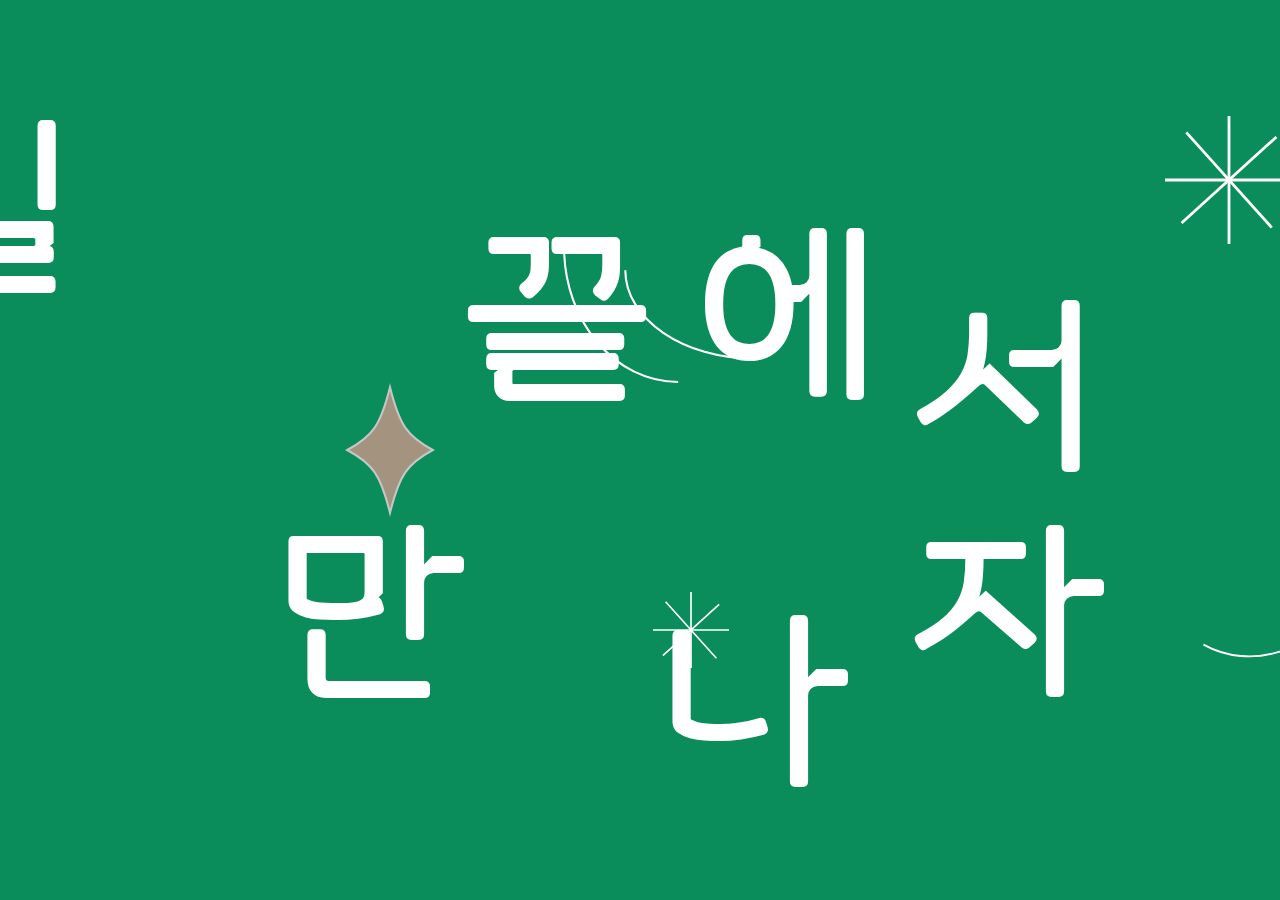
<file: index.html>
<!DOCTYPE html>
<html lang="en">
<head>
    <meta charset="UTF-8">
    <meta name="viewport" content="width=device-width, initial-scale=1.0">
    <title>길 끝에서 만나자</title>
    <link rel="stylesheet" href="home.css">
</head>

<body>

    <section id="scroll">

        <div class="header">
            <!-- "길 끝에서 만나자" 로고 (전체화면 = full page scroll, 글자 천천히 등장) -->
            <h1 class="reveals" id="길">길</h1>
            <h1 class="reveals" id="끝">끝</h1>
            <h1 class="reveals" id="에">에</h1>
            <h1 class="reveals" id="서">서</h1>
            <h1 class="reveals" id="만">만</h1>
            <h1 class="reveals" id="나">나</h1>
            <h1 class="reveals" id="자">자</h1>
            <img class="reveals" id="star1" src="star.svg"></img>
            <img class="reveals" id="star2" src="star.svg"></img>
            <img class="reveals" id="sparkle" src="sparkle.svg"></img>
            <img class="reveals" id="swing1" src="right.svg"></img>
            <img class="reveals" id="swing2" src="left.svg"></img>
        </div>

        <section id="road">
        <!-- 스크롤 내가면서 길 시작 (parellel scroll) -->
        <!--프로젝트 소개-->
            <div class="intro">
                <img class="brown" src="brown.svg"></img>
                <a href="intro.html" style="text-decoration: none;">
                    <h2 style="font-family: 'GabiaOndam'; line-height: 150%;">프로젝트 소개
                        <br>&lt;길 끝에서 만나자&gt;</h2>
                </a>
            </div>
        <!--첫 번째 이야기-->
            <div class="story1">
                <img src="brown.svg"></img>
                <a href="story1.html" style="text-decoration: none;">
                    <h2 style="font-family: 'GabiaOndam'; line-height: 150%;">첫 번째 이야기 <br/>
                        산업화 시대의 노동자</h2>
                    <p>#여공 #기지촌 여성</p>
                </a>
            </div>
        <!-- 두 번째 이야기 -->
        <div class="story2 reveal">
            <img src="brown.svg"></img>
            <a href="story2.html" style="text-decoration: none;">
                <h2 style="font-family: 'GabiaOndam'; line-height: 150%;">두 번째 이야기 <br/>
                    한국 전쟁, 군대, 국민</h2>
                <p>#한국_전쟁 #정상_국민 #군대_내_소수자</p>
            </a>
        </div>
        <!-- 세 번째 이야기 -->
        <div class="story3 reveal">
            <img src="brown.svg"></img>
            <a href="story3.html" style="text-decoration: none;">
                <h2 style="font-family: 'GabiaOndam'; line-height: 150%;">세 번째 이야기 <br/>
                    탈분단을 향하여
                </h2>
                <p>#한인_디아스포라 #탈북민 #혐오의_정동</p>
            </a> 
        </div>
        </section>
    
    </section>

</body>
</html>
</file>
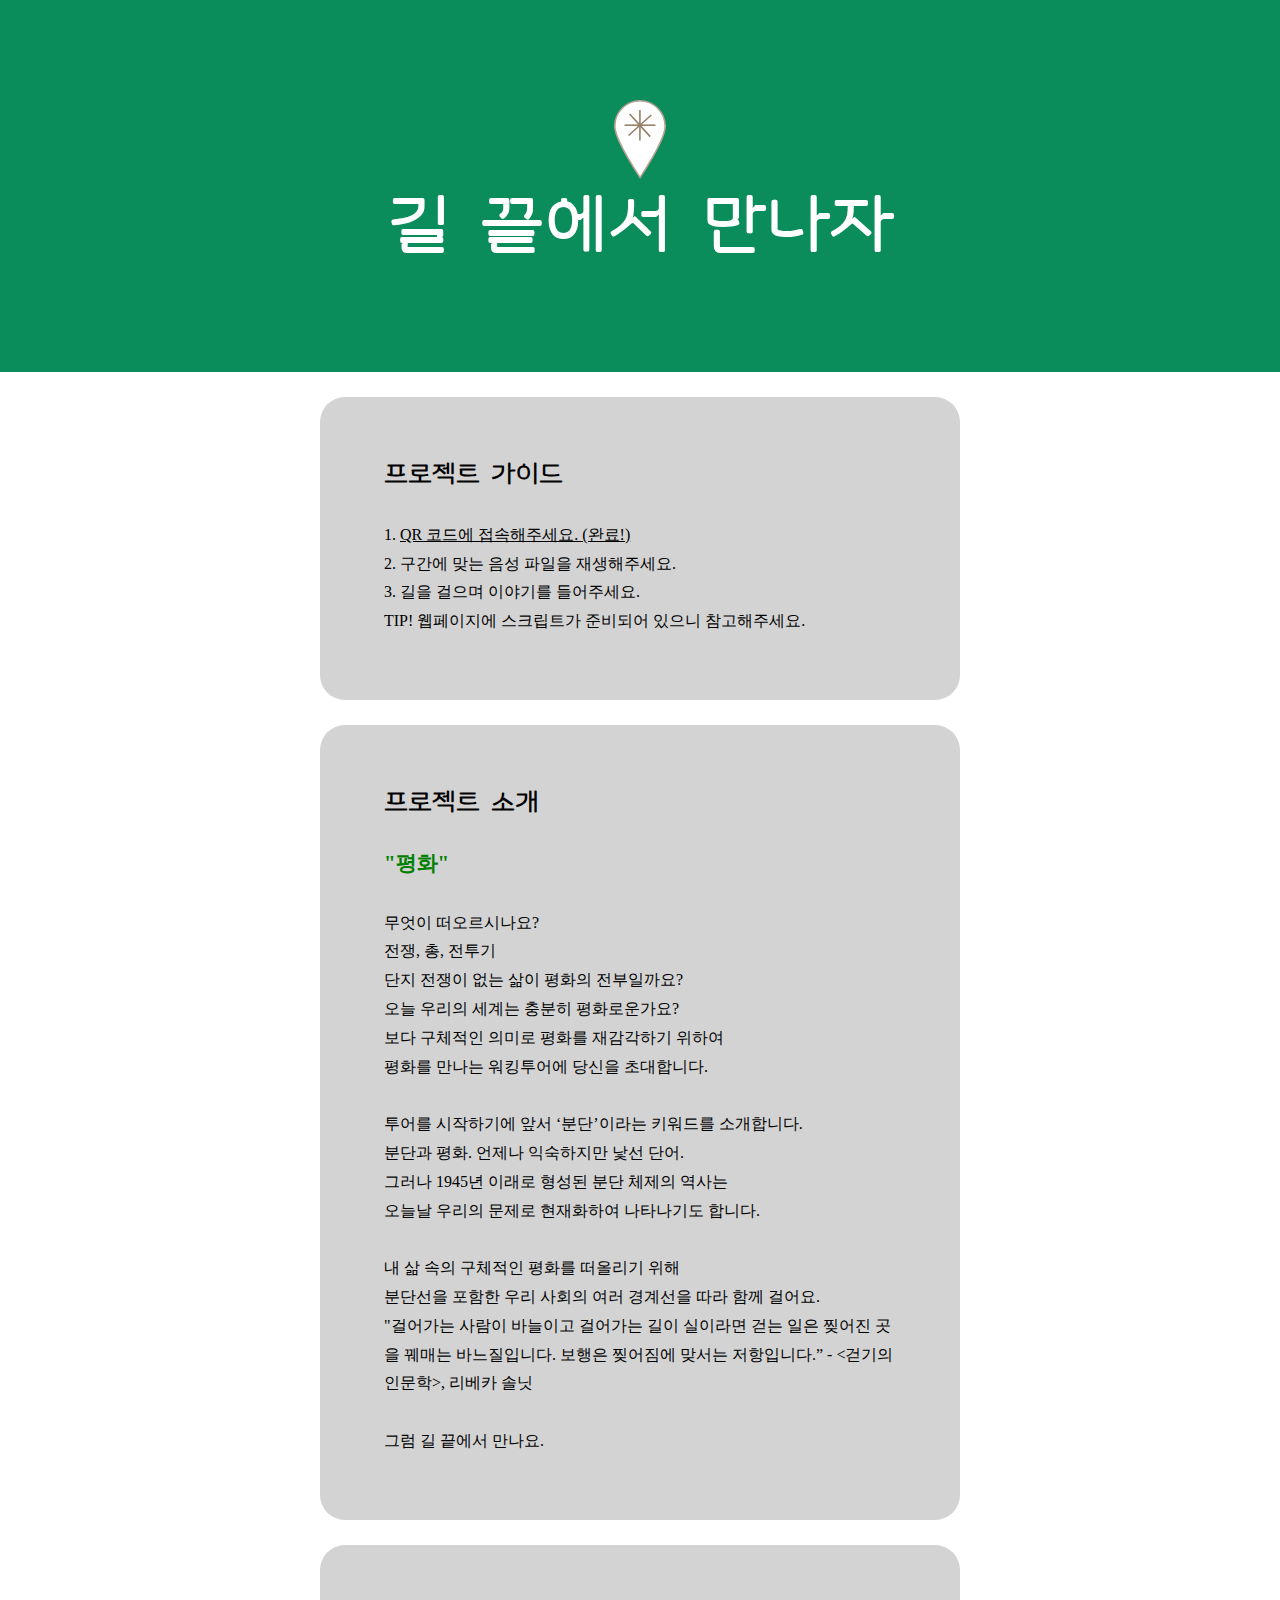
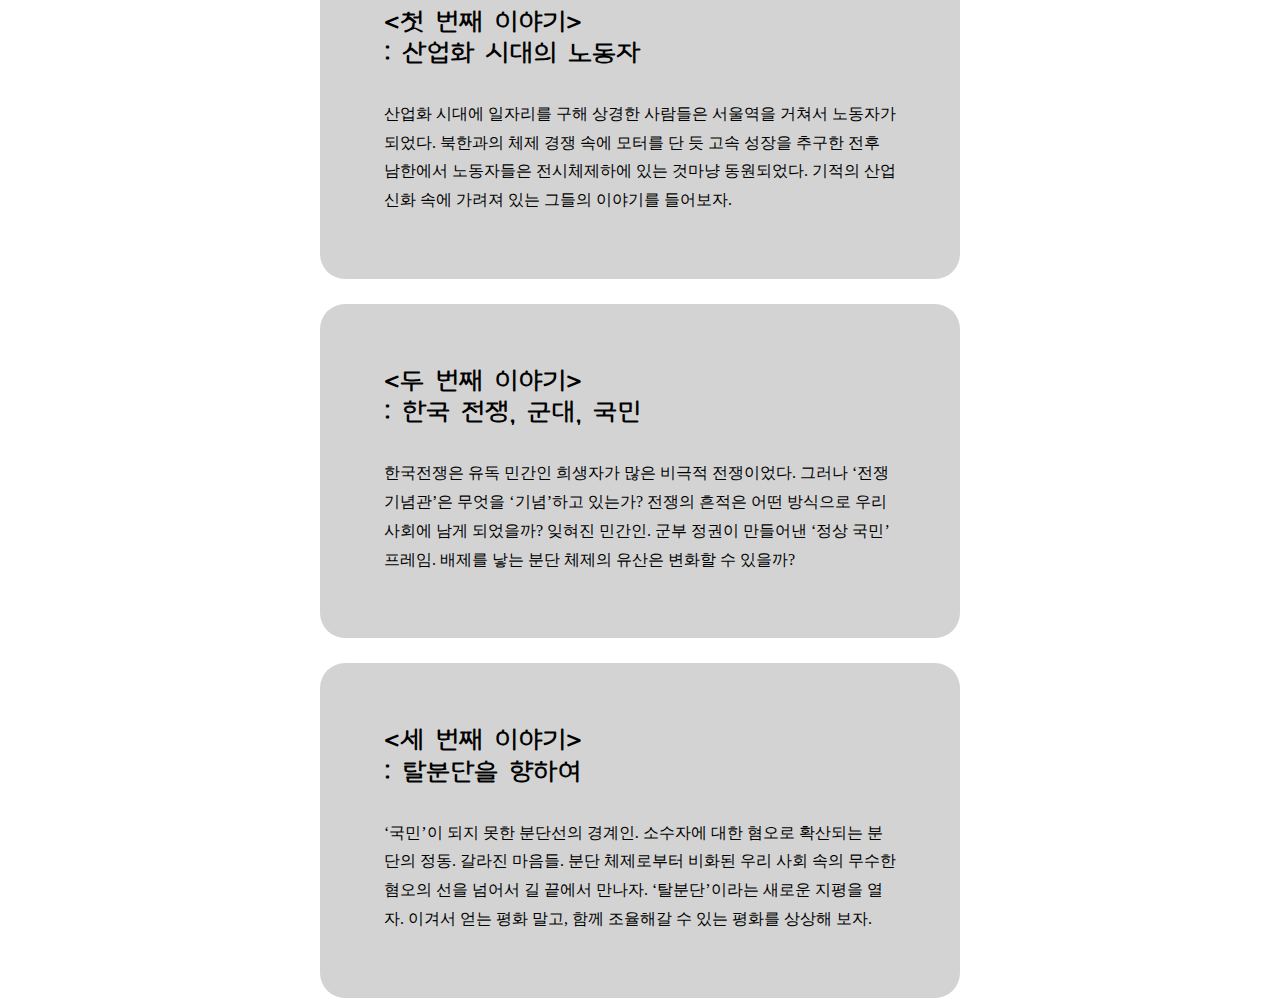
<file: intro.html>
<!DOCTYPE html>
<html lang="en">
<head>
    <meta charset="UTF-8">
    <meta name="viewport" content="width=device-width, initial-scale=1.0">
    <title>길 끝에서 만나자</title>
    <style>
        @font-face {
            font-family: 'GabiaOndam'; /*사용하고 싶은 font-family명을 지정*/
            src: url("GabiaOndam.ttf") format('truetype'); /*폰트파일 불러오기*/
        }

        *{margin:0px;}

        div{
            border-radius: 25px;
            width: 40vw;
            margin:auto;
            margin-top: 25px;
            padding:5vw;
            background-color: lightgray;
            color: black;
        }

        header{
            padding: 100px;
            background-color:#0A8C5B;
            color: white;
            font-size: 200%;
            font-family: GabiaOndam;
            text-align: center;
        }
        header img{width:4vw;}

        h1{
            font-family: GabiaOndam;
            font-weight:200%;
            line-height: 130%;
        }
        h2{
            font-family: GabiaOndam;
            font-weight:300%;
            line-height: 130%;
        }
        p{
            line-height: 180%;
            color:black;
        }
        footer{
            height:8vh;
        }

        @media (max-width:600px) {
            div{
            width: 70vw;
            margin:auto;
            margin-top: 25px;
            padding:5vw;
            background-color: lightgray;
            color: black;
            } 
            h1{
                font-size: 2rem;
                line-height: 150%;
            }
            h2{
                font-size: 1.3rem;
            }
            p{font-size: 0.8rem;}
            header img{width:8.5vw;}
        }

    </style>
</head>
<body>

    <a href="index.html" style="text-decoration: none;">
    <header>
        <img src="white2.svg">
        <h1>길 끝에서 만나자</h1>
    </header>
    </a>
    
    <div>
        <h2>프로젝트 가이드</h2>
        <p>
            <br>
            1. <span style="text-decoration: underline; ">QR 코드에 접속해주세요. (완료!)</span> <br>
            2. 구간에 맞는 음성 파일을 재생해주세요. <br>
            3. 길을 걸으며 이야기를 들어주세요. <br>
            TIP! 웹페이지에 스크립트가 준비되어 있으니 참고해주세요.
        </p>
    </div>

    <div>
        <h2>프로젝트 소개</h2>
        <p>
            <br>
            <span style="color: green; font-weight: bold; font-size: 130%;">"평화"</span><br>
            <br>
            무엇이 떠오르시나요?<br>
            전쟁, 총, 전투기<br>
            단지 전쟁이 없는 삶이 평화의 전부일까요?<br>
            오늘 우리의 세계는 충분히 평화로운가요?<br>
            보다 구체적인 의미로 평화를 재감각하기 위하여<br>
            평화를 만나는 워킹투어에 당신을 초대합니다.<br>
            <br>
            투어를 시작하기에 앞서 ‘분단’이라는 키워드를 소개합니다.<br>                
            분단과 평화. 언제나 익숙하지만 낯선 단어.<br>
            그러나 1945년 이래로 형성된 분단 체제의 역사는<br>
            오늘날 우리의 문제로 현재화하여 나타나기도 합니다.<br>
            <br>
            내 삶 속의 구체적인 평화를 떠올리기 위해<br>
            분단선을 포함한 우리 사회의 여러 경계선을 따라 함께 걸어요.<br>
            "걸어가는 사람이 바늘이고 걸어가는 길이 실이라면 걷는 일은 찢어진 곳을 꿰매는 바느질입니다. 보행은 찢어짐에 맞서는 저항입니다.” - &lt;걷기의 인문학&gt;, 리베카 솔닛<br>
            <br>
            그럼 길 끝에서 만나요.
        </p>
    </div>

    <a href="story1.html" style="text-decoration: none;">
    <div>
        <h2>&lt;첫 번째 이야기&gt;
            <br>: 산업화 시대의 노동자</h2>
        <p>
            <br>
            산업화 시대에 일자리를 구해 상경한 사람들은 서울역을 거쳐서 노동자가 되었다. 
            북한과의 체제 경쟁 속에 모터를 단 듯 고속 성장을 추구한 전후 남한에서 노동자들은 전시체제하에 있는 것마냥 동원되었다. 
            기적의 산업 신화 속에 가려져 있는 그들의 이야기를 들어보자.
        </p>
    </div>
    </a>

    <a href="story2.html" style="text-decoration: none;">
    <div>
        <h2>&lt;두 번째 이야기&gt;
            <br>: 한국 전쟁, 군대, 국민</h2>
        <p>
            <br>
            한국전쟁은 유독 민간인 희생자가 많은 비극적 전쟁이었다. 
            그러나 ‘전쟁기념관’은 무엇을 ‘기념’하고 있는가? 전쟁의 흔적은 어떤 방식으로 우리 사회에 남게 되었을까? 
            잊혀진 민간인. 군부 정권이 만들어낸 ‘정상 국민’ 프레임. 배제를 낳는 분단 체제의 유산은 변화할 수 있을까?
        </p>
    </div>
    </a>

    <a href="story3.html" style="text-decoration: none;">
    <div>
        <h2>&lt;세 번째 이야기&gt;
            <br>: 탈분단을 향하여</h2>
        <p>
            <br>
            ‘국민’이 되지 못한 분단선의 경계인. 소수자에 대한 혐오로 확산되는 분단의 정동. 갈라진 마음들. 
            분단 체제로부터 비화된 우리 사회 속의 무수한 혐오의 선을 넘어서 길 끝에서 만나자. 
            ‘탈분단’이라는 새로운 지평을 열자. 이겨서 얻는 평화 말고, 함께 조율해갈 수 있는 평화를 상상해 보자.
        </p>
    </div>
    </a>

    </section>

</body>
</html>
</file>
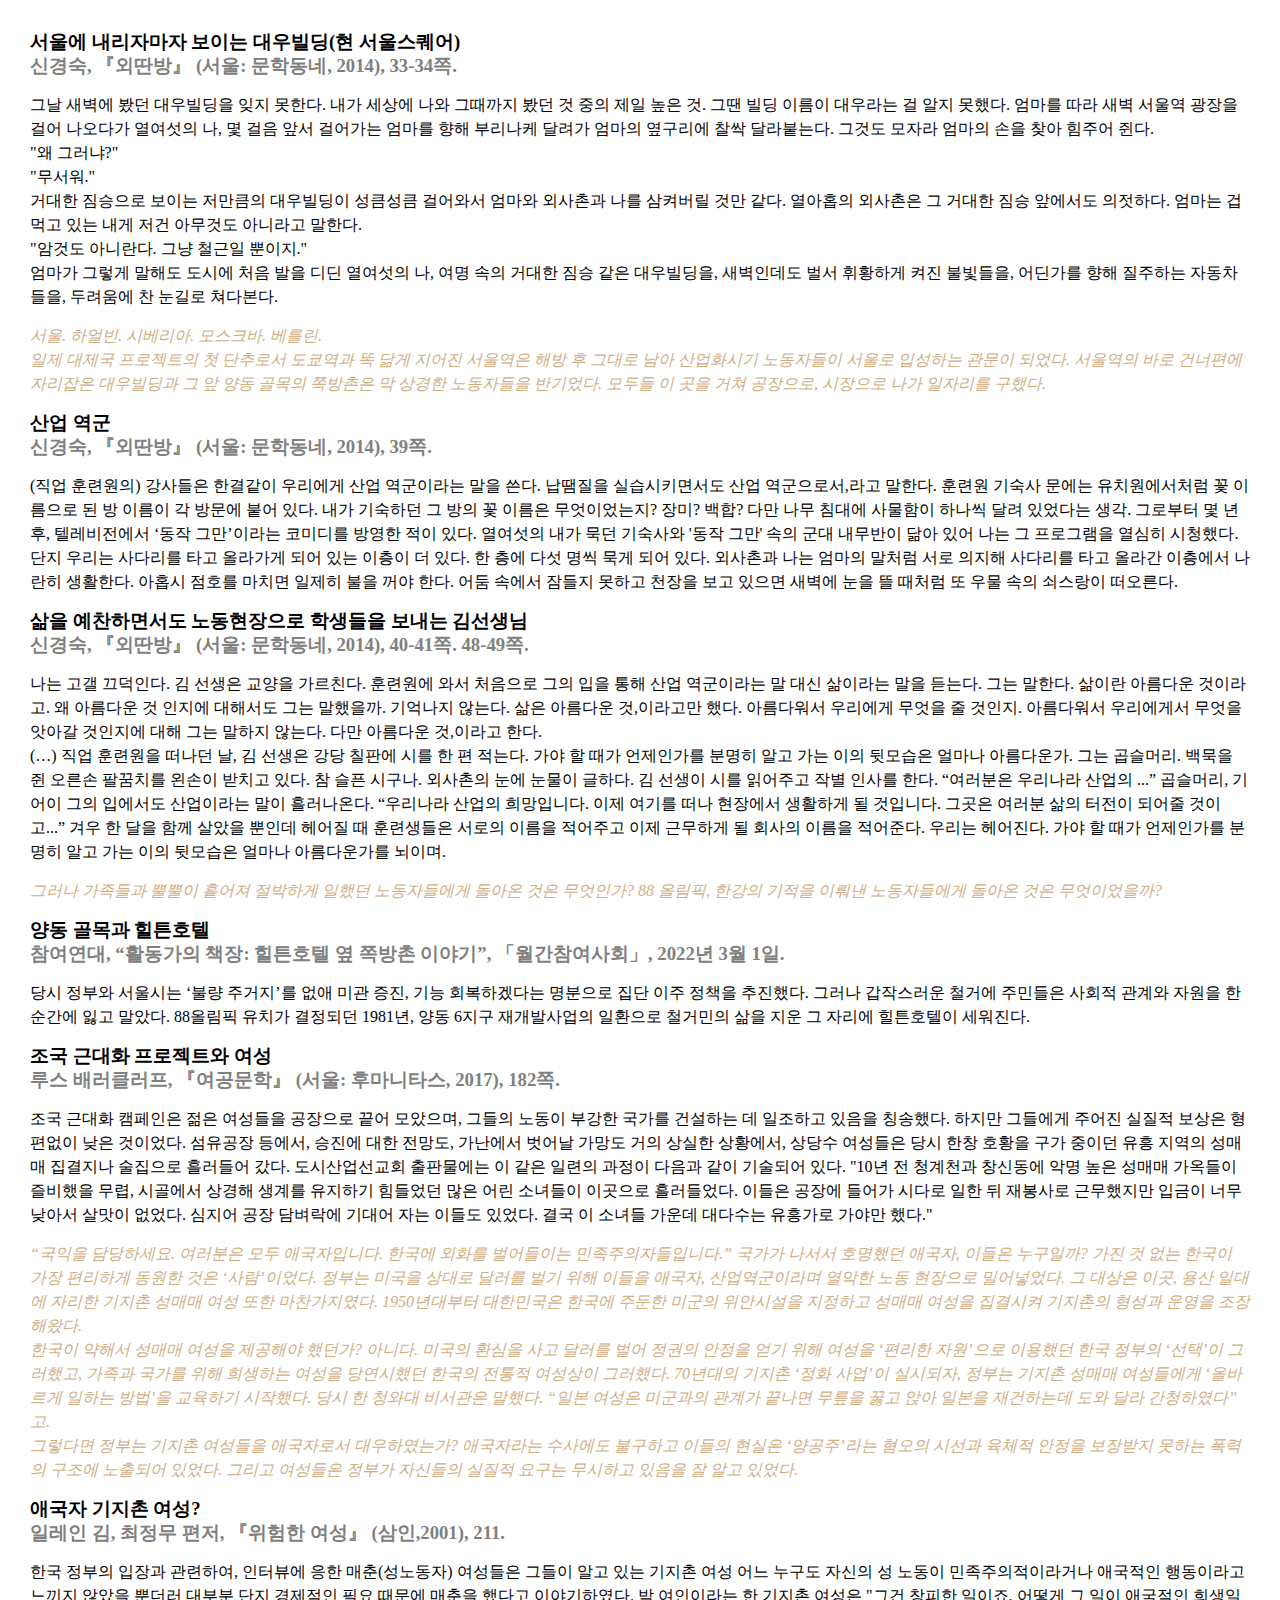
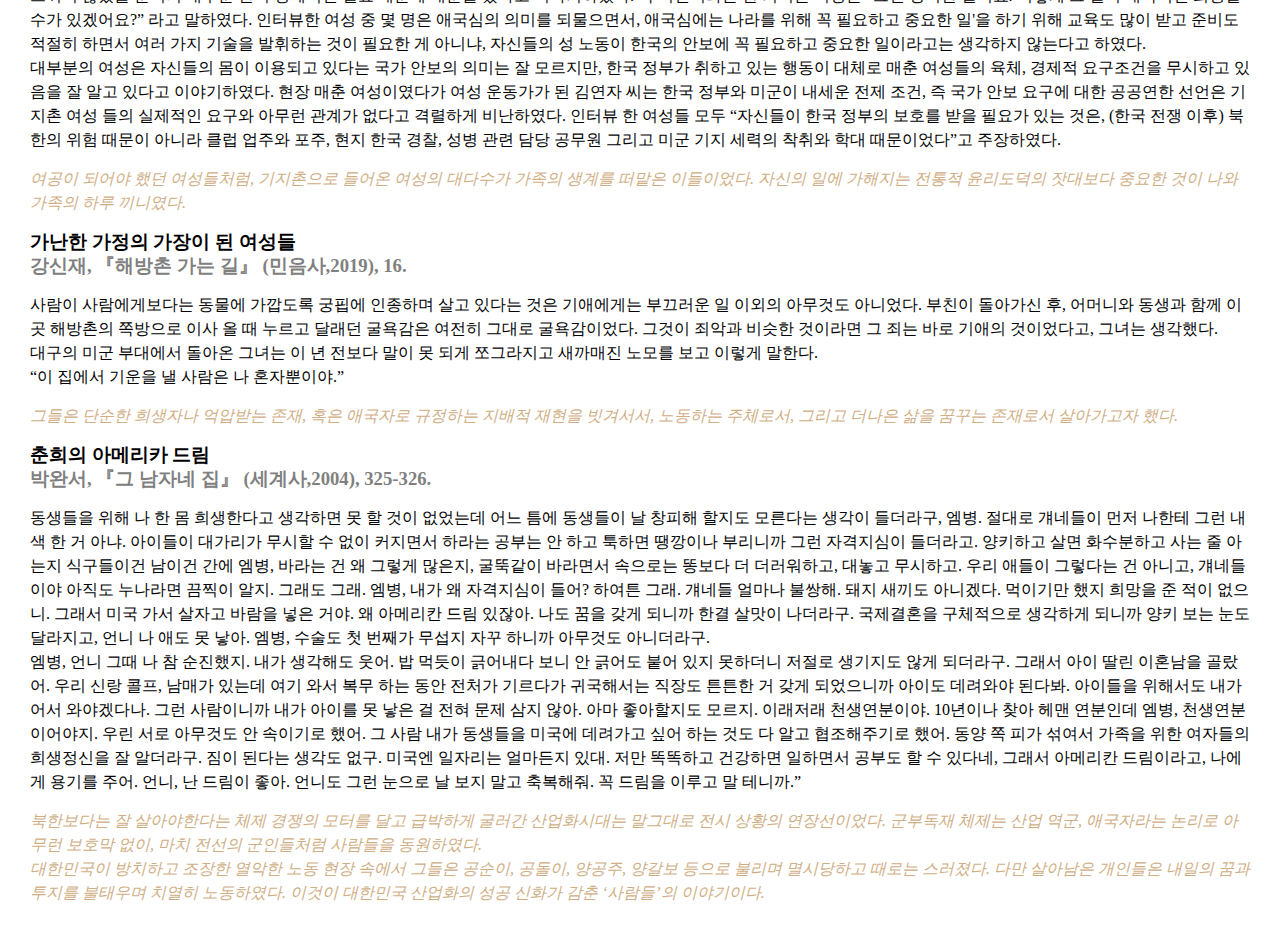
<file: script1.html>
<!DOCTYPE html>
<html lang="en">
<head>
    <meta charset="UTF-8">
    <meta name="viewport" content="width=device-width, initial-scale=1.0">
    <title>Document</title>
    <style>
        @font-face {
            font-family: 'GabiaOndam'; /*사용하고 싶은 font-family명을 지정*/
            src: url("GabiaOndam.ttf") format('truetype'); /*폰트파일 불러오기*/
        }

        *{margin:15px 10px;}

        body{/*스크롤 기능 살리기*/
            overflow-y: scroll;
            -ms-overflow-style: none; /* 인터넷 익스플로러 */
            scrollbar-width: none; /* 파이어폭스 */
            line-height: 150%;
        }
        body::-webkit-scrollbar { /*스크롤바 안보이게 하기*/
            display: none; /* 크롬, 사파리, 오페라, 엣지 */
        }

        span{
            color:gray;
        }

        .narration{
            color:#cfae84;
            font-style: italic;
        }

        /*링크 출처*/
        a{text-decoration: none;}
        a:link{color:gray;}
        a:visited{color: gray;}
        a:hover{color:lightgray;}

    </style>
</head>
<body>
    <h3>서울에 내리자마자 보이는 대우빌딩(현 서울스퀘어)
        <span><br>신경숙, 『외딴방』 (서울: 문학동네, 2014), 33-34쪽.</span>
    </h3>

    <p>그날 새벽에 봤던 대우빌딩을 잊지 못한다. 
        내가 세상에 나와 그때까지 봤던 것 중의 제일 높은 것. 
        그땐 빌딩 이름이 대우라는 걸 알지 못했다. 엄마를 따라 새벽 서울역 광장을 걸어 나오다가 열여섯의 나, 
        몇 걸음 앞서 걸어가는 엄마를 향해 부리나케 달려가 엄마의 옆구리에 찰싹 달라붙는다. 그것도 모자라 엄마의 손을 찾아 힘주어 쥔다.
        <br>"왜 그러냐?"
        <br>"무서워."
        <br>거대한 짐승으로 보이는 저만큼의 대우빌딩이 성큼성큼 걸어와서 엄마와 외사촌과 나를 삼켜버릴 것만 같다. 
        열아홉의 외사촌은 그 거대한 짐승 앞에서도 의젓하다. 엄마는 겁먹고 있는 내게 저건 아무것도 아니라고 말한다.
        <br>"암것도 아니란다. 그냥 철근일 뿐이지." 
        <br>엄마가 그렇게 말해도 도시에 처음 발을 디딘 열여섯의 나, 여명 속의 거대한 짐승 같은 대우빌딩을, 새벽인데도 벌서 휘황하게 켜진 불빛들을, 어딘가를 향해 질주하는 자동차들을, 두려움에 찬 눈길로 쳐다본다.
    </p>
    <p class="narration">
        서울. 하얼빈. 시베리아. 모스크바. 베를린.
        <br>일제 대제국 프로젝트의 첫 단추로서 도쿄역과 똑 닮게 지어진 서울역은 해방 후 그대로 남아 산업화시기 노동자들이 서울로 입성하는 관문이 되었다. 
        서울역의 바로 건너편에 자리잡은 대우빌딩과 그 앞 양동 골목의 쪽방촌은 막 상경한 노동자들을 반기었다. 모두들 이 곳을 거쳐 공장으로, 시장으로 나가 일자리를 구했다.
    </p>

    <h3>산업 역군
        <span><br>신경숙, 『외딴방』 (서울: 문학동네, 2014), 39쪽.</span>
    </h3>
    <p>
        (직업 훈련원의) 강사들은 한결같이 우리에게 산업 역군이라는 말을 쓴다. 
        납땜질을 실습시키면서도 산업 역군으로서,라고 말한다. 
        훈련원 기숙사 문에는 유치원에서처럼 꽃 이름으로 된 방 이름이 각 방문에 붙어 있다. 
        내가 기숙하던 그 방의 꽃 이름은 무엇이었는지? 장미? 백합? 다만 나무 침대에 사물함이 하나씩 달려 있었다는 생각. 
        그로부터 몇 년 후, 텔레비전에서 ‘동작 그만’이라는 코미디를 방영한 적이 있다. 
        열여섯의 내가 묵던 기숙사와 '동작 그만' 속의 군대 내무반이 닮아 있어 나는 그 프로그램을 열심히 시청했다. 
        단지 우리는 사다리를 타고 올라가게 되어 있는 이층이 더 있다. 한 층에 다섯 명씩 묵게 되어 있다. 
        외사촌과 나는 엄마의 말처럼 서로 의지해 사다리를 타고 올라간 이층에서 나란히 생활한다. 
        아홉시 점호를 마치면 일제히 불을 꺼야 한다. 
        어둠 속에서 잠들지 못하고 천장을 보고 있으면 새벽에 눈을 뜰 때처럼 또 우물 속의 쇠스랑이 떠오른다.
    </p>

    <h3>삶을 예찬하면서도 노동현장으로 학생들을 보내는 김선생님
        <span><br>신경숙, 『외딴방』 (서울: 문학동네, 2014), 40-41쪽. 48-49쪽.</span>
    </h3>
    <p>
        나는 고갤 끄덕인다. 
        김 선생은 교양을 가르친다. 
        훈련원에 와서 처음으로 그의 입을 통해 산업 역군이라는 말 대신 삶이라는 말을 듣는다. 
        그는 말한다. 삶이란 아름다운 것이라고. 
        왜 아름다운 것 인지에 대해서도 그는 말했을까. 기억나지 않는다. 
        삶은 아름다운 것,이라고만 했다. 아름다워서 우리에게 무엇을 줄 것인지. 
        아름다워서 우리에게서 무엇을 앗아갈 것인지에 대해 그는 말하지 않는다. 
        다만 아름다운 것,이라고 한다.
        <br>(…) 직업 훈련원을 떠나던 날, 김 선생은 강당 칠판에 시를 한 편 적는다. 
        가야 할 때가 언제인가를 분명히 알고 가는 이의 뒷모습은 얼마나 아름다운가. 
        그는 곱슬머리. 백묵을 쥔 오른손 팔꿈치를 왼손이 받치고 있다. 참 슬픈 시구나. 
        외사촌의 눈에 눈물이 글하다. 김 선생이 시를 읽어주고 작별 인사를 한다. 
        “여러분은 우리나라 산업의 ...” 곱슬머리, 기어이 그의 입에서도 산업이라는 말이 흘러나온다. 
        “우리나라 산업의 희망입니다. 이제 여기를 떠나 현장에서 생활하게 될 것입니다. 
        그곳은 여러분 삶의 터전이 되어줄 것이고...” 
        겨우 한 달을 함께 살았을 뿐인데 헤어질 때 훈련생들은 서로의 이름을 적어주고 이제 근무하게 될 회사의 이름을 적어준다. 
        우리는 헤어진다. 가야 할 때가 언제인가를 분명히 알고 가는 이의 뒷모습은 얼마나 아름다운가를 뇌이며.
    </p>
    <p class="narration">
        그러나 가족들과 뿔뿔이 흩어져 절박하게 일했던 노동자들에게 돌아온 것은 무엇인가? 88 올림픽, 한강의 기적을 이뤄낸 노동자들에게 돌아온 것은 무엇이었을까?
    </p>

    <h3>양동 골목과 힐튼호텔
        <span><a href="https://post.naver.com/viewer/postView.naver?volumeNo=33408979&memberNo=44644797&vType=VERTICAL" target="_blank">
            <br>참여연대, “활동가의 책장: 힐튼호텔 옆 쪽방촌 이야기”, 「월간참여사회」, 2022년 3월 1일.</a></span>
    </h3>
    <p>
        당시 정부와 서울시는 ‘불량 주거지’를 없애 미관 증진, 기능 회복하겠다는 명분으로 집단 이주 정책을 추진했다. 
        그러나 갑작스러운 철거에 주민들은 사회적 관계와 자원을 한순간에 잃고 말았다. 
        88올림픽 유치가 결정되던 1981년, 양동 6지구 재개발사업의 일환으로 철거민의 삶을 지운 그 자리에 힐튼호텔이 세워진다.
    </p>

    <h3>조국 근대화 프로젝트와 여성
        <span><br>루스 배러클러프, 『여공문학』 (서울: 후마니타스, 2017), 182쪽.</span>
    </h3>
    <p>
        조국 근대화 캠페인은 젊은 여성들을 공장으로 끝어 모았으며, 그들의 노동이 부강한 국가를 건설하는 데 일조하고 있음을 칭송했다. 
        하지만 그들에게 주어진 실질적 보상은 형편없이 낮은 것이었다. 
        섬유공장 등에서, 승진에 대한 전망도, 가난에서 벗어날 가망도 거의 상실한 상황에서, 
        상당수 여성들은 당시 한창 호황을 구가 중이던 유흥 지역의 성매매 집결지나 술집으로 흘러들어 갔다. 
        도시산업선교회 출판물에는 이 같은 일련의 과정이 다음과 같이 기술되어 있다. 
        "10년 전 청계천과 창신동에 악명 높은 성매매 가옥들이 즐비했을 무렵, 시골에서 상경해 생계를 유지하기 힘들었던 많은 어린 소녀들이 이곳으로 흘러들었다. 
        이들은 공장에 들어가 시다로 일한 뒤 재봉사로 근무했지만 입금이 너무 낮아서 살맛이 없었다. 
        심지어 공장 담벼락에 기대어 자는 이들도 있었다. 결국 이 소녀들 가운데 대다수는 유흥가로 가야만 했다."
    </p>
    <p class="narration">
        “국익을 담당하세요. 여러분은 모두 애국자입니다. 한국에 외화를 벌어들이는 민족주의자들입니다.” 
        국가가 나서서 호명했던 애국자, 이들은 누구일까? 가진 것 없는 한국이 가장 편리하게 동원한 것은 ‘사람’이었다. 
        정부는 미국을 상대로 달러를 벌기 위해 이들을 애국자, 산업역군이라며 열악한 노동 현장으로 밀어넣었다. 
        그 대상은 이곳, 용산 일대에 자리한 기지촌 성매매 여성 또한 마찬가지였다. 
        1950년대부터 대한민국은 한국에 주둔한 미군의 위안시설을 지정하고 성매매 여성을 집결시켜 기지촌의 형성과 운영을 조장해왔다.
        <br>한국이 약해서 성매매 여성을 제공해야 했던가? 아니다. 
        미국의 환심을 사고 달러를 벌어 정권의 안정을 얻기 위해 여성을 ‘편리한 자원’으로 이용했던 한국 정부의 ‘선택’이 그러했고, 
        가족과 국가를 위해 희생하는 여성을 당연시했던 한국의 전통적 여성상이 그러했다. 
        70년대의 기지촌 ‘정화 사업’이 실시되자, 정부는 기지촌 성매매 여성들에게 ‘올바르게 일하는 방법’을 교육하기 시작했다. 
        당시 한 청와대 비서관은 말했다. “일본 여성은 미군과의 관계가 끝나면 무릎을 꿇고 앉아 일본을 재건하는데 도와 달라 간청하였다”고.
        <br>그렇다면 정부는 기지촌 여성들을 애국자로서 대우하였는가? 
        애국자라는 수사에도 불구하고 이들의 현실은 ‘양공주’라는 혐오의 시선과 육체적 안정을 보장받지 못하는 폭력의 구조에 노출되어 있었다. 
        그리고 여성들은 정부가 자신들의 실질적 요구는 무시하고 있음을 잘 알고 있었다.
    </p>

    <h3>애국자 기지촌 여성?
        <span><br>일레인 김, 최정무 편저, 『위험한 여성』 (삼인,2001), 211.</span>
    </h3>
    <p>
        한국 정부의 입장과 관련하여, 인터뷰에 응한 매춘(성노동자) 여성들은 그들이 알고 있는 기지촌 여성 어느 누구도 자신의 성 노동이 민족주의적이라거나 애국적인 행동이라고 느끼지 않았을 뿐더러 
        대부분 단지 경제적인 필요 때문에 매춘을 했다고 이야기하였다. 박 여인이라는 한 기지촌 여성은 "그건 창피한 일이죠. 
        어떻게 그 일이 애국적인 희생일 수가 있겠어요?” 라고 말하였다. 
        인터뷰한 여성 중 몇 명은 애국심의 의미를 되물으면서, 애국심에는 나라를 위해 꼭 필요하고 중요한 일'을 하기 위해 
        교육도 많이 받고 준비도 적절히 하면서 여러 가지 기술을 발휘하는 것이 필요한 게 아니냐, 자신들의 성 노동이 한국의 안보에 꼭 필요하고 중요한 일이라고는 생각하지 않는다고 하였다.
        <br>대부분의 여성은 자신들의 몸이 이용되고 있다는 국가 안보의 의미는 잘 모르지만, 
        한국 정부가 취하고 있는 행동이 대체로 매춘 여성들의 육체, 경제적 요구조건을 무시하고 있음을 잘 알고 있다고 이야기하였다. 
        현장 매춘 여성이였다가 여성 운동가가 된 김연자 씨는 한국 정부와 미군이 내세운 전제 조건, 
        즉 국가 안보 요구에 대한 공공연한 선언은 기지촌 여성 들의 실제적인 요구와 아무런 관계가 없다고 격렬하게 비난하였다. 
        인터뷰 한 여성들 모두 “자신들이 한국 정부의 보호를 받을 필요가 있는 것은, (한국 전쟁 이후) 북한의 위험 때문이 아니라 
        클럽 업주와 포주, 현지 한국 경찰, 성병 관련 담당 공무원 그리고 미군 기지 세력의 착취와 학대 때문이었다”고 주장하였다.
    </p>
    <p class="narration">
        여공이 되어야 했던 여성들처럼, 기지촌으로 들어온 여성의 대다수가 가족의 생계를 떠맡은 이들이었다. 
        자신의 일에 가해지는 전통적 윤리도덕의 잣대보다 중요한 것이 나와 가족의 하루 끼니였다.
    </p>

    <h3>가난한 가정의 가장이 된 여성들
        <span><br>강신재, 『해방촌 가는 길』 (민음사,2019), 16.</span>
    </h3>
    <p>사람이 사람에게보다는 동물에 가깝도록 궁핍에 인종하며 살고 있다는 것은 기애에게는 부끄러운 일 이외의 아무것도 아니었다. 
        부친이 돌아가신 후, 어머니와 동생과 함께 이곳 해방촌의 쪽방으로 이사 올 때 누르고 달래던 굴욕감은 여전히 그대로 굴욕감이었다. 
        그것이 죄악과 비슷한 것이라면 그 죄는 바로 기애의 것이었다고, 그녀는 생각했다.
        <br>대구의 미군 부대에서 돌아온 그녀는 이 년 전보다 말이 못 되게 쪼그라지고 새까매진 노모를 보고 이렇게 말한다.
        <br>“이 집에서 기운을 낼 사람은 나 혼자뿐이야.”
    </p>
    <p class="narration">
        그들은 단순한 희생자나 억압받는 존재, 혹은 애국자로 규정하는 지배적 재현을 빗겨서서, 
        노동하는 주체로서, 그리고 더나은 삶을 꿈꾸는 존재로서 살아가고자 했다.
    </p>

    <h3>춘희의 아메리카 드림
        <span><br>박완서, 『그 남자네 집』 (세계사,2004), 325-326.</span>
    </h3>
    <p>
        동생들을 위해 나 한 몸 희생한다고 생각하면 못 할 것이 없었는데 어느 틈에 동생들이 날 창피해 할지도 모른다는 생각이 들더라구, 엠병. 
        절대로 걔네들이 먼저 나한테 그런 내색 한 거 아냐. 
        아이들이 대가리가 무시할 수 없이 커지면서 하라는 공부는 안 하고 툭하면 땡깡이나 부리니까 그런 자격지심이 들더라고. 
        양키하고 살면 화수분하고 사는 줄 아는지 식구들이건 남이건 간에 엠병, 바라는 건 왜 그렇게 많은지, 
        굴뚝같이 바라면서 속으로는 똥보다 더 더러워하고, 대놓고 무시하고. 
        우리 애들이 그렇다는 건 아니고, 걔네들이야 아직도 누나라면 끔찍이 알지. 그래도 그래. 
        엠병, 내가 왜 자격지심이 들어? 하여튼 그래. 걔네들 얼마나 불쌍해. 돼지 새끼도 아니겠다. 
        먹이기만 했지 희망을 준 적이 없으니. 그래서 미국 가서 살자고 바람을 넣은 거야. 
        왜 아메리칸 드림 있잖아. 나도 꿈을 갖게 되니까 한결 살맛이 나더라구. 
        국제결혼을 구체적으로 생각하게 되니까 양키 보는 눈도 달라지고, 언니 나 애도 못 낳아. 
        엠병, 수술도 첫 번째가 무섭지 자꾸 하니까 아무것도 아니더라구.
        <br>엠병, 언니 그때 나 참 순진했지. 내가 생각해도 웃어. 
        밥 먹듯이 긁어내다 보니 안 긁어도 붙어 있지 못하더니 저절로 생기지도 않게 되더라구. 
        그래서 아이 딸린 이혼남을 골랐어. 우리 신랑 콜프, 남매가 있는데 여기 와서 복무 하는 동안 전처가 기르다가 귀국해서는 
        직장도 튼튼한 거 갖게 되었으니까 아이도 데려와야 된다봐. 아이들을 위해서도 내가 어서 와야겠다나. 
        그런 사람이니까 내가 아이를 못 낳은 걸 전혀 문제 삼지 않아. 아마 좋아할지도 모르지. 이래저래 천생연분이야. 
        10년이나 찾아 헤맨 연분인데 엠병, 천생연분이어야지. 우린 서로 아무것도 안 속이기로 했어. 
        그 사람 내가 동생들을 미국에 데려가고 싶어 하는 것도 다 알고 협조해주기로 했어. 
        동양 쪽 피가 섞여서 가족을 위한 여자들의 희생정신을 잘 알더라구. 짐이 된다는 생각도 없구. 
        미국엔 일자리는 얼마든지 있대. 저만 똑똑하고 건강하면 일하면서 공부도 할 수 있다네, 그래서 아메리칸 드림이라고, 
        나에게 용기를 주어. 언니, 난 드림이 좋아. 언니도 그런 눈으로 날 보지 말고 축복해줘. 꼭 드림을 이루고 말 테니까.”
    </p>
    <p class="narration">
        북한보다는 잘 살아야한다는 체제 경쟁의 모터를 달고 급박하게 굴러간 산업화시대는 말그대로 전시 상황의 연장선이었다. 
        군부독재 체제는 산업 역군, 애국자라는 논리로 아무런 보호막 없이, 마치 전선의 군인들처럼 사람들을 동원하였다. 
        <br>
        대한민국이 방치하고 조장한 열악한 노동 현장 속에서 그들은 공순이, 공돌이, 양공주, 양갈보 등으로 불리며 멸시당하고 때로는 스러졌다. 
        다만 살아남은 개인들은 내일의 꿈과 투지를 불태우며 치열히 노동하였다. 이것이 대한민국 산업화의 성공 신화가 감춘 ‘사람들’의 이야기이다. 
    </p>

</body>
</html>
</file>
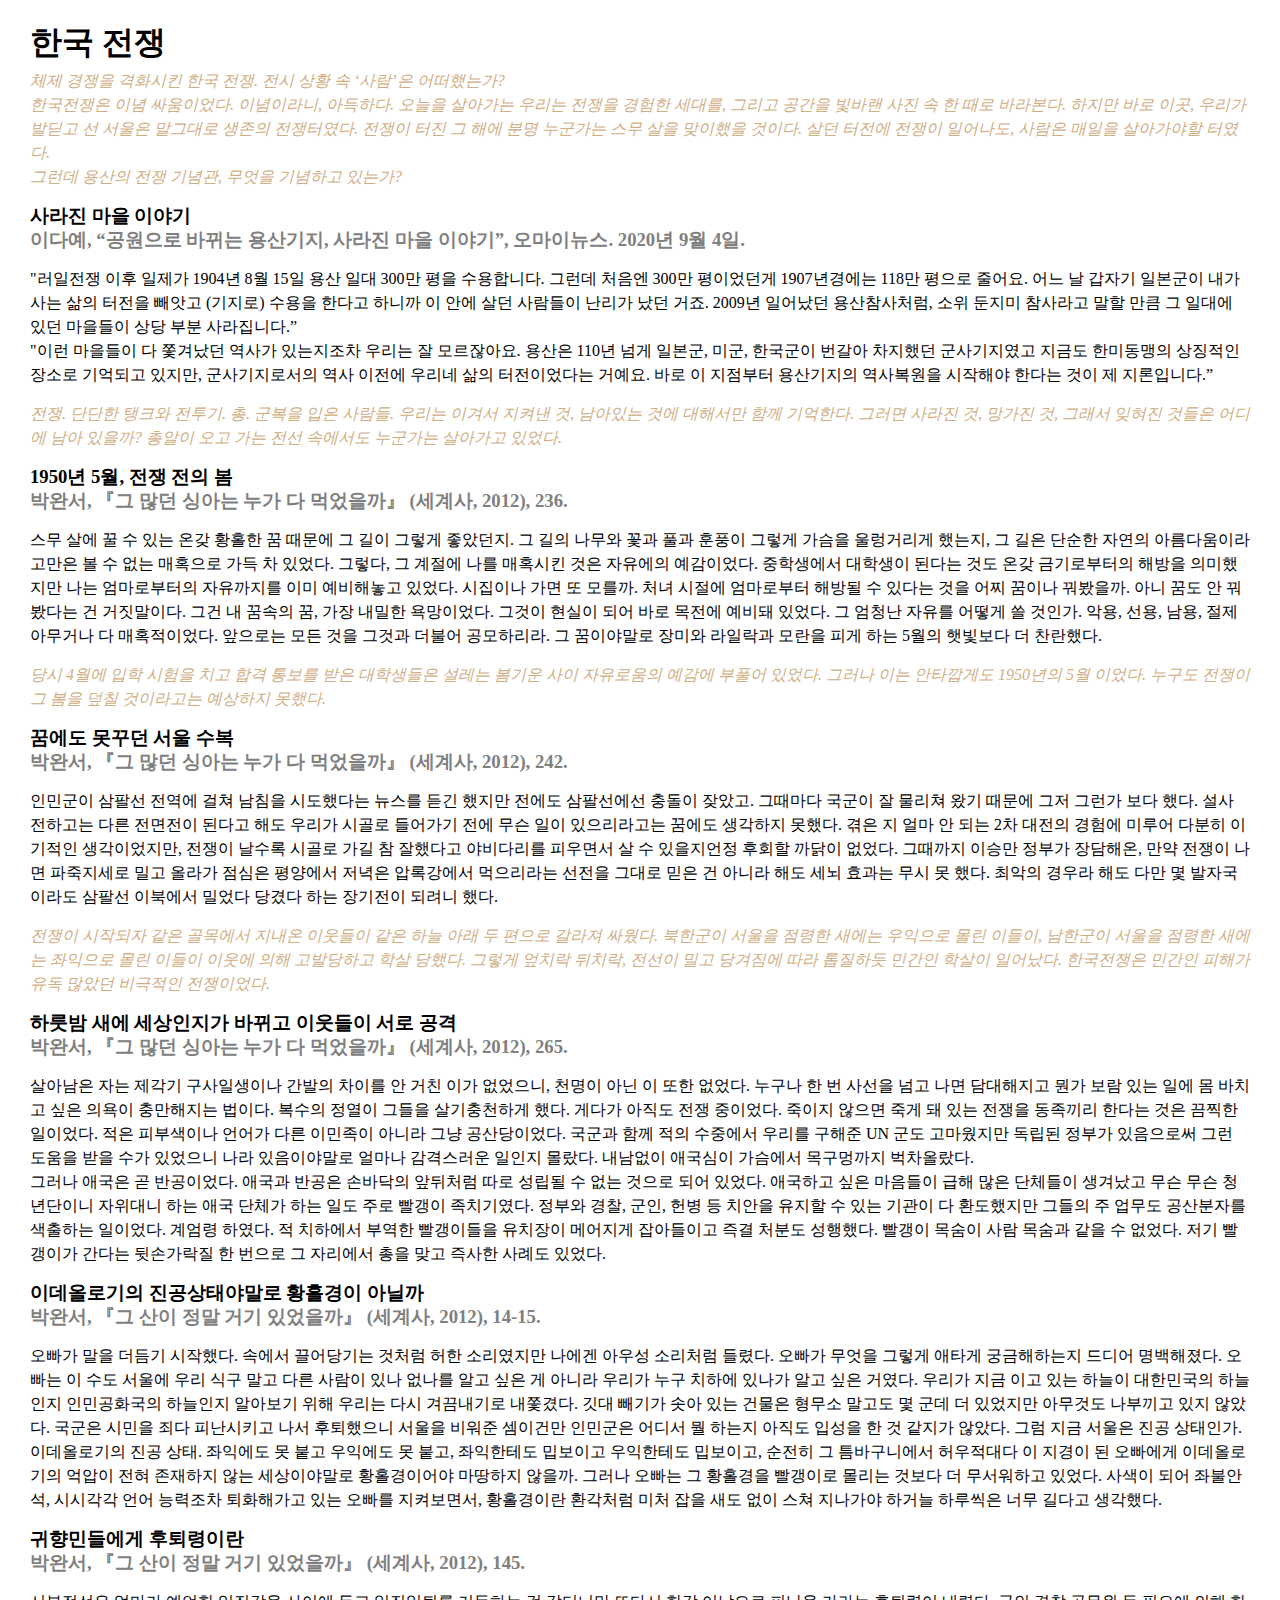
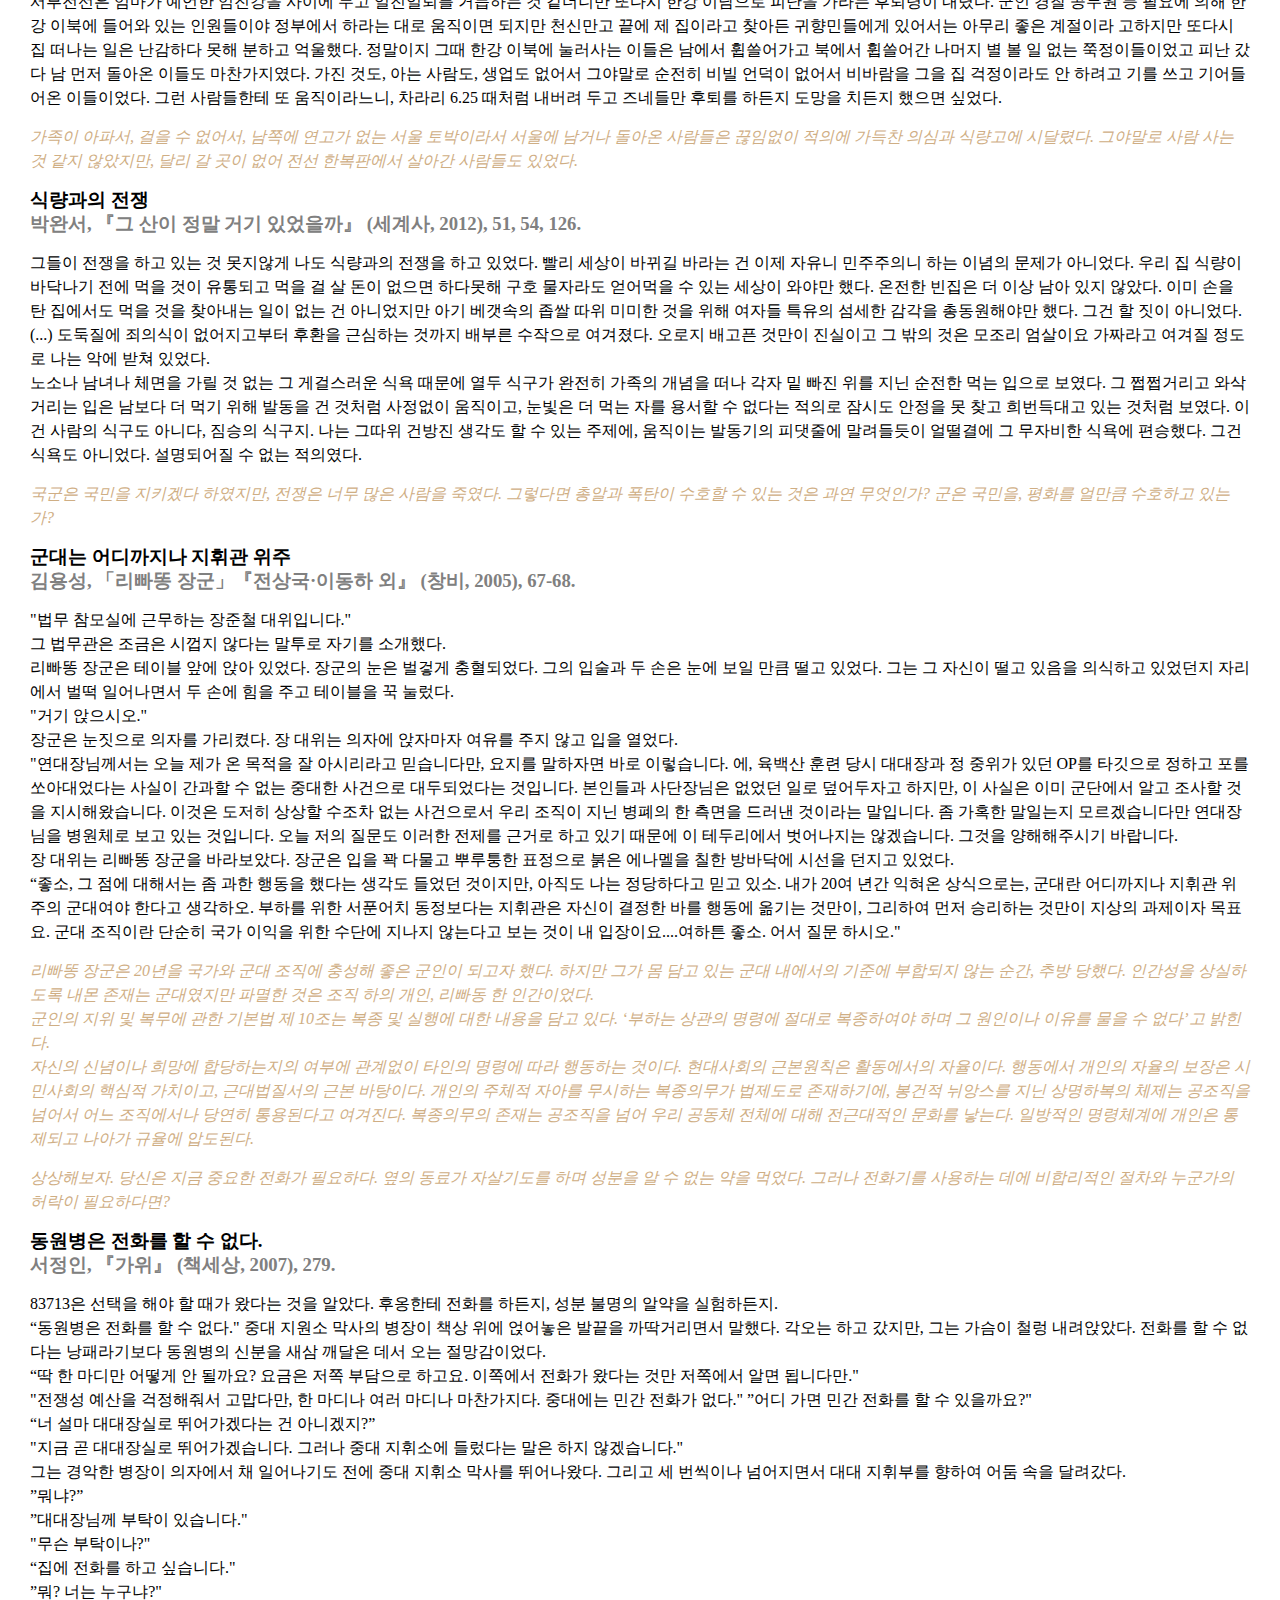
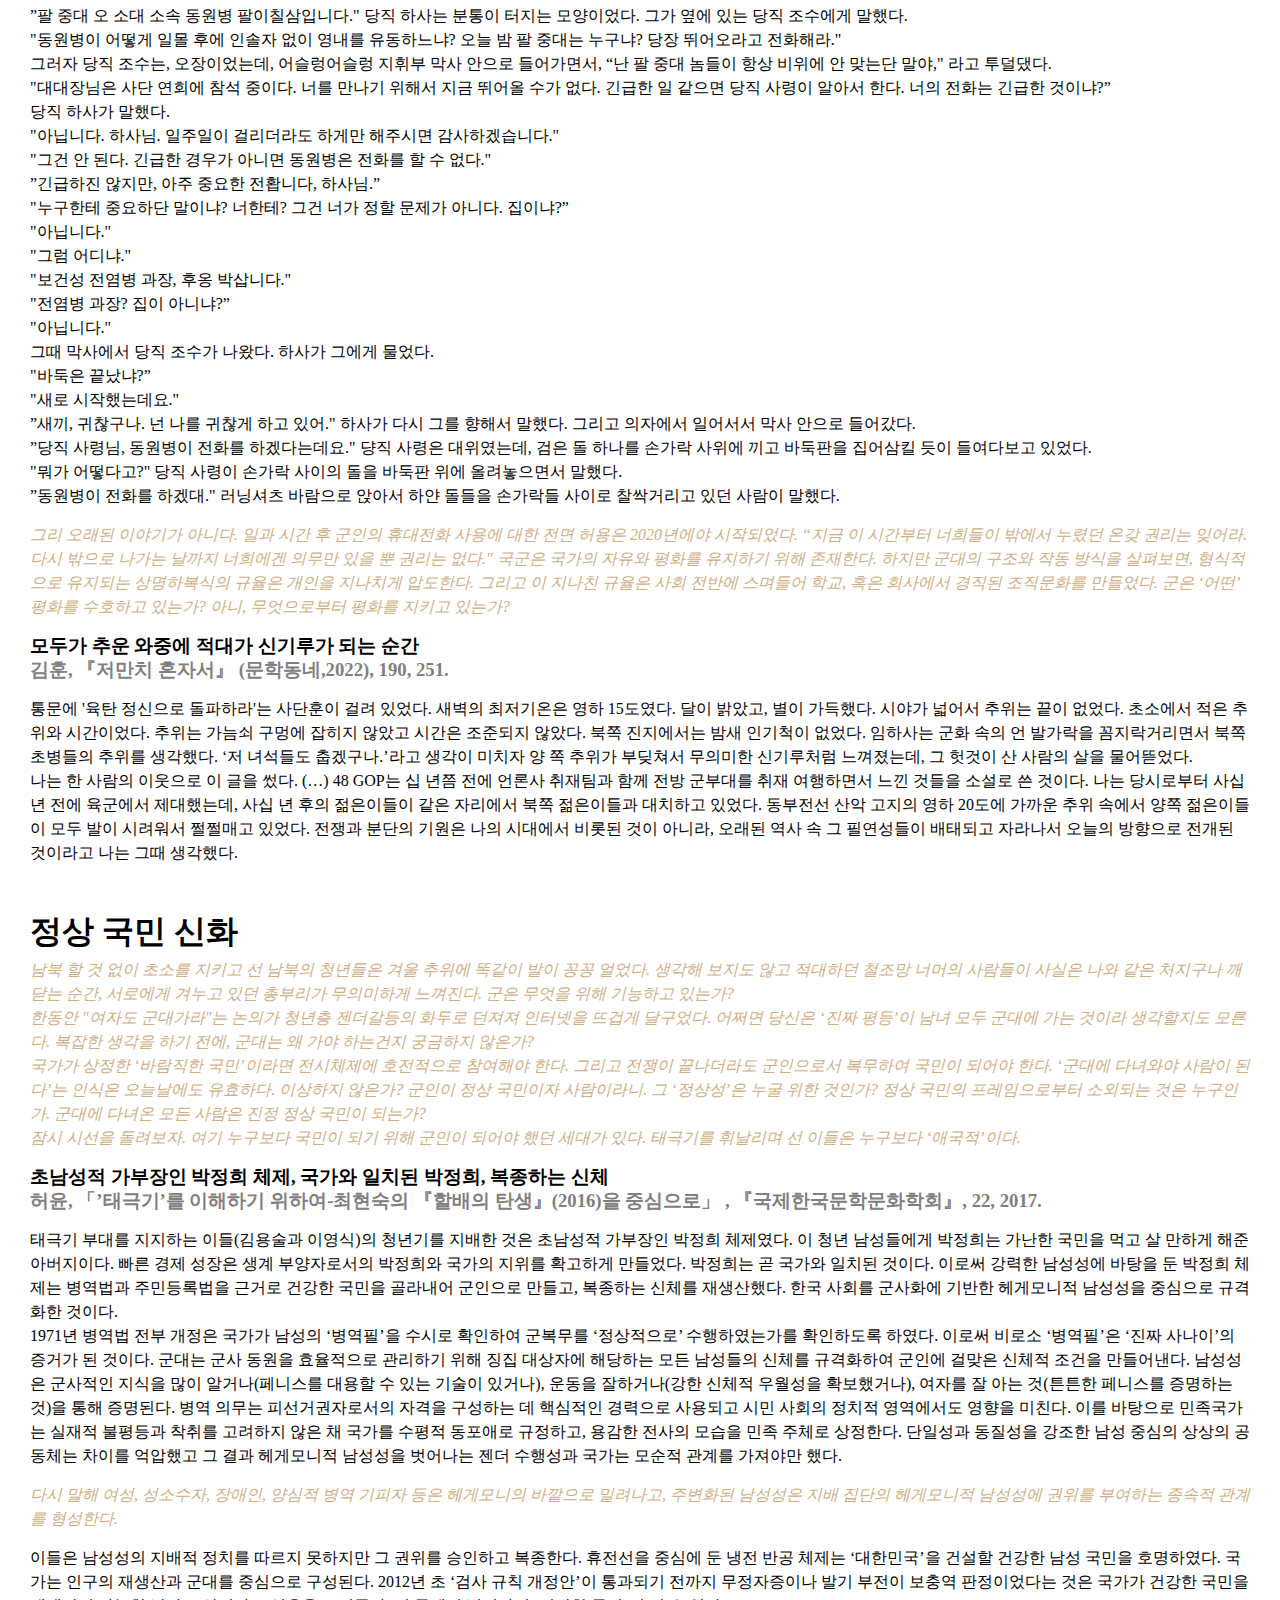
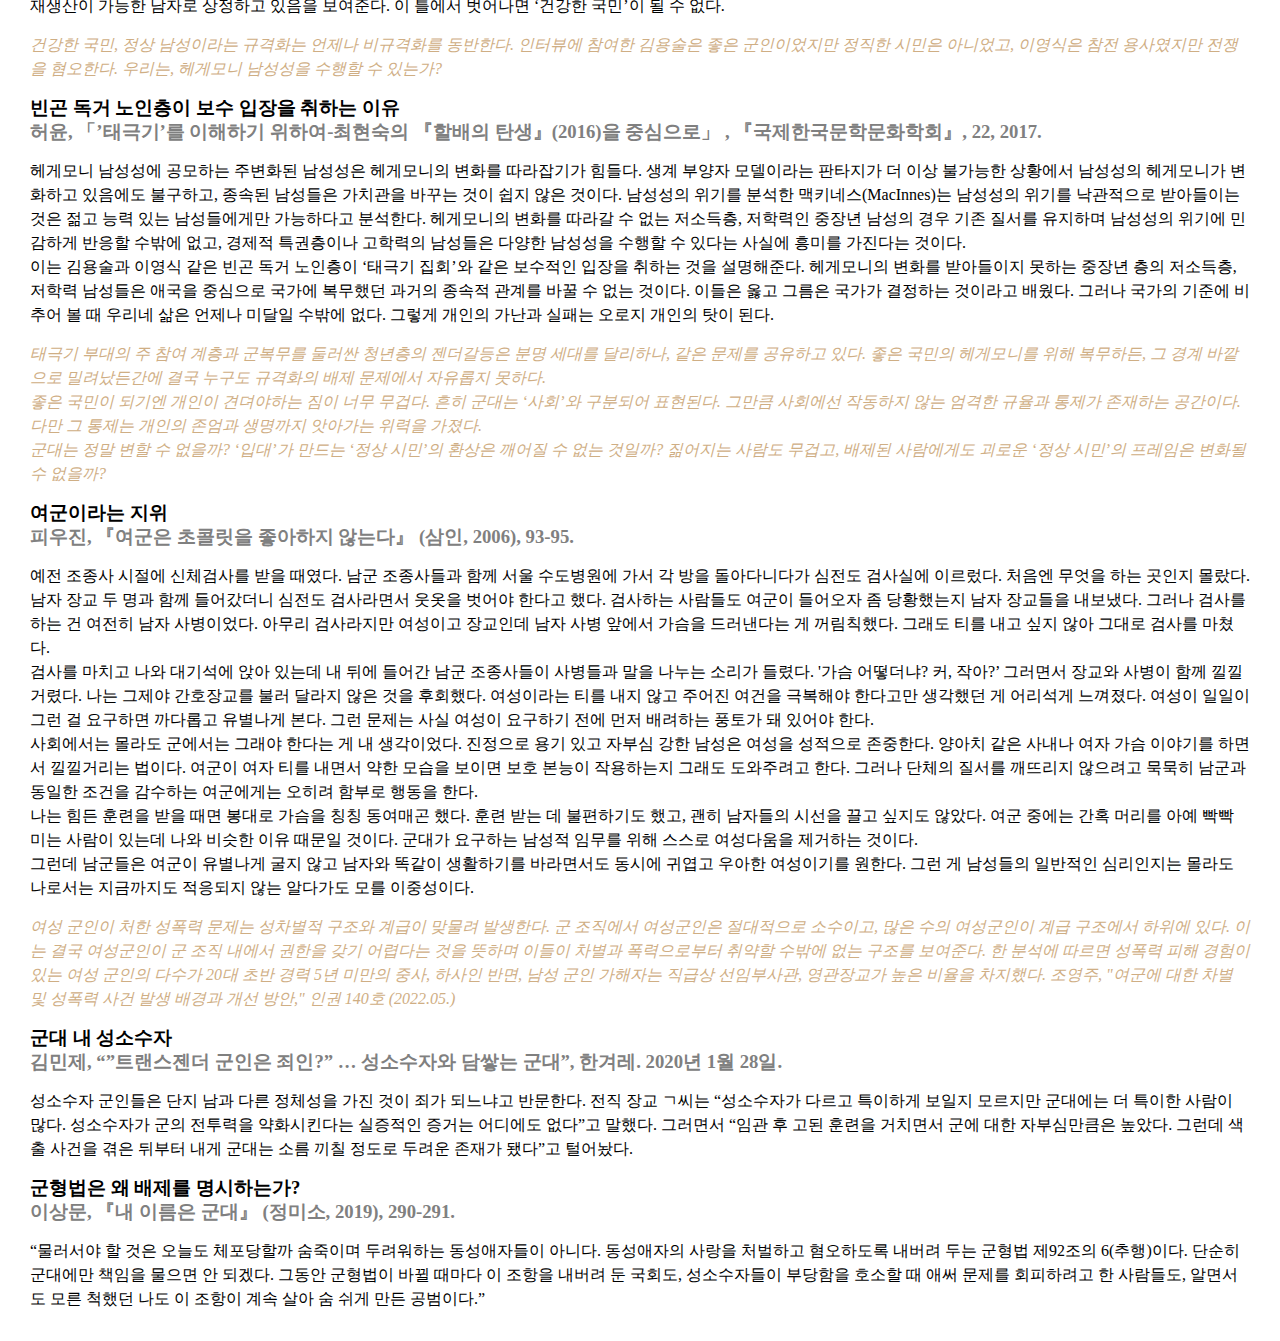
<file: script2.html>
<!DOCTYPE html>
<html lang="en">
<head>
    <meta charset="UTF-8">
    <meta name="viewport" content="width=device-width, initial-scale=1.0">
    <title>Document</title>
    <style>
        @font-face {
            font-family: 'GabiaOndam'; /*사용하고 싶은 font-family명을 지정*/
            src: url("GabiaOndam.ttf") format('truetype'); /*폰트파일 불러오기*/
        }

        *{margin:15px 10px;}

        body{/*스크롤 기능 살리기*/
            overflow-y: scroll;
            -ms-overflow-style: none; /* 인터넷 익스플로러 */
            scrollbar-width: none; /* 파이어폭스 */
            line-height: 150%;
        }
        body::-webkit-scrollbar { /*스크롤바 안보이게 하기*/
            display: none; /* 크롬, 사파리, 오페라, 엣지 */
        }

        span{
            color:gray;
        }

        .narration{
            color:#cfae84;
            font-style: italic;
        }

        /*링크 출처*/
        a{text-decoration: none;}
        a:link{color:gray;}
        a:visited{color: gray;}
        a:hover{color:lightgray;}

    </style>
</head>
<body>
    <h1>한국 전쟁</h1>
    
    <p class="narration">
        체제 경쟁을 격화시킨 한국 전쟁. 전시 상황 속 ‘사람’은 어떠했는가? 
        <br>한국전쟁은 이념 싸움이었다. 이념이라니, 아득하다. 
        오늘을 살아가는 우리는 전쟁을 경험한 세대를, 그리고 공간을 빛바랜 사진 속 한 때로 바라본다. 
        하지만 바로 이곳, 우리가 발딛고 선 서울은 말그대로 생존의 전쟁터였다. 전쟁이 터진 그 해에 분명 누군가는 스무 살을 맞이했을 것이다. 
        살던 터전에 전쟁이 일어나도, 사람은 매일을 살아가야할 터였다.
        <br>그런데 용산의 전쟁 기념관, 무엇을 기념하고 있는가?
    </p>

    <h3>사라진 마을 이야기
        <span><a href="https://www.ohmynews.com/NWS_Web/View/at_pg.aspx?CNTN_CD=A0002672514&CMPT_CD=P0010&utm_source=naver&utm_medium=newsearch&utm_campaign=naver_news" target="_blank">
            <br>이다예, “공원으로 바뀌는 용산기지, 사라진 마을 이야기”, 오마이뉴스. 2020년 9월 4일. </a></span>
    </h3>
    <p>
        "러일전쟁 이후 일제가 1904년 8월 15일 용산 일대 300만 평을 수용합니다. 
        그런데 처음엔 300만 평이었던게 1907년경에는 118만 평으로 줄어요. 
        어느 날 갑자기 일본군이 내가 사는 삶의 터전을 빼앗고 (기지로) 수용을 한다고 하니까 이 안에 살던 사람들이 난리가 났던 거죠. 
        2009년 일어났던 용산참사처럼, 소위 둔지미 참사라고 말할 만큼 그 일대에 있던 마을들이 상당 부분 사라집니다.”
        <br>"이런 마을들이 다 쫓겨났던 역사가 있는지조차 우리는 잘 모르잖아요. 
        용산은 110년 넘게 일본군, 미군, 한국군이 번갈아 차지했던 군사기지였고 지금도 한미동맹의 상징적인 장소로 기억되고 있지만, 
        군사기지로서의 역사 이전에 우리네 삶의 터전이었다는 거예요. 바로 이 지점부터 용산기지의 역사복원을 시작해야 한다는 것이 제 지론입니다.”
    </p>

    <p class="narration">
        전쟁. 단단한 탱크와 전투기. 총. 군복을 입은 사람들. 우리는 이겨서 지켜낸 것, 남아있는 것에 대해서만 함께 기억한다. 
        그러면 사라진 것, 망가진 것, 그래서 잊혀진 것들은 어디에 남아 있을까? 총알이 오고 가는 전선 속에서도 누군가는 살아가고 있었다.
    </p>

    <h3>1950년 5월, 전쟁 전의 봄
        <span><br>박완서, 『그 많던 싱아는 누가 다 먹었을까』 (세계사, 2012), 236.</span>
    </h3>
    <p>
        스무 살에 꿀 수 있는 온갖 황홀한 꿈 때문에 그 길이 그렇게 좋았던지. 
        그 길의 나무와 꽃과 풀과 훈풍이 그렇게 가슴을 울렁거리게 했는지, 
        그 길은 단순한 자연의 아름다움이라고만은 볼 수 없는 매혹으로 가득 차 있었다. 
        그렇다, 그 계절에 나를 매혹시킨 것은 자유에의 예감이었다. 
        중학생에서 대학생이 된다는 것도 온갖 금기로부터의 해방을 의미했지만 나는 엄마로부터의 자유까지를 이미 예비해놓고 있었다. 
        시집이나 가면 또 모를까. 처녀 시절에 엄마로부터 해방될 수 있다는 것을 어찌 꿈이나 꿔봤을까. 
        아니 꿈도 안 꿔봤다는 건 거짓말이다. 그건 내 꿈속의 꿈, 가장 내밀한 욕망이었다. 
        그것이 현실이 되어 바로 목전에 예비돼 있었다. 그 엄청난 자유를 어떻게 쓸 것인가. 
        악용, 선용, 남용, 절제 아무거나 다 매혹적이었다. 앞으로는 모든 것을 그것과 더불어 공모하리라. 
        그 꿈이야말로 장미와 라일락과 모란을 피게 하는 5월의 햇빛보다 더 찬란했다.
    </p>
    <p class="narration">
        당시 4월에 입학 시험을 치고 합격 통보를 받은 대학생들은 설레는 봄기운 사이 자유로움의 예감에 부풀어 있었다. 
        그러나 이는 안타깝게도 1950년의 5월 이었다. 누구도 전쟁이 그 봄을 덮칠 것이라고는 예상하지 못했다.
    </p>

    <h3>꿈에도 못꾸던 서울 수복
        <span><br>박완서, 『그 많던 싱아는 누가 다 먹었을까』 (세계사, 2012), 242.</span>
    </h3>
    <p>
        인민군이 삼팔선 전역에 걸쳐 남침을 시도했다는 뉴스를 듣긴 했지만 전에도 삼팔선에선 충돌이 잦았고. 
        그때마다 국군이 잘 물리쳐 왔기 때문에 그저 그런가 보다 했다. 
        설사 전하고는 다른 전면전이 된다고 해도 우리가 시골로 들어가기 전에 무슨 일이 있으리라고는 꿈에도 생각하지 못했다. 
        겪은 지 얼마 안 되는 2차 대전의 경험에 미루어 다분히 이기적인 생각이었지만, 
        전쟁이 날수록 시골로 가길 참 잘했다고 야비다리를 피우면서 살 수 있을지언정 후회할 까닭이 없었다. 
        그때까지 이승만 정부가 장담해온, 만약 전쟁이 나면 파죽지세로 밀고 올라가 점심은 평양에서 저녁은 압록강에서 먹으리라는 선전을 
        그대로 믿은 건 아니라 해도 세뇌 효과는 무시 못 했다. 
        최악의 경우라 해도 다만 몇 발자국이라도 삼팔선 이북에서 밀었다 당겼다 하는 장기전이 되려니 했다.
    </p>
    <p class="narration">
        전쟁이 시작되자 같은 골목에서 지내온 이웃들이 같은 하늘 아래 두 편으로 갈라져 싸웠다. 
        북한군이 서울을 점령한 새에는 우익으로 몰린 이들이, 
        남한군이 서울을 점령한 새에는 좌익으로 몰린 이들이 이웃에 의해 고발당하고 학살 당했다. 
        그렇게 엎치락 뒤치락, 전선이 밀고 당겨짐에 따라 톱질하듯 민간인 학살이 일어났다. 
        한국전쟁은 민간인 피해가 유독 많았던 비극적인 전쟁이었다.
    </p>

    <h3>하룻밤 새에 세상인지가 바뀌고 이웃들이 서로 공격
        <span><br>박완서, 『그 많던 싱아는 누가 다 먹었을까』 (세계사, 2012), 265.</span>
    </h3>
    <p>
        살아남은 자는 제각기 구사일생이나 간발의 차이를 안 거친 이가 없었으니, 천명이 아닌 이 또한 없었다. 
        누구나 한 번 사선을 넘고 나면 담대해지고 뭔가 보람 있는 일에 몸 바치고 싶은 의욕이 충만해지는 법이다. 
        복수의 정열이 그들을 살기충천하게 했다. 게다가 아직도 전쟁 중이었다. 
        죽이지 않으면 죽게 돼 있는 전쟁을 동족끼리 한다는 것은 끔찍한 일이었다. 
        적은 피부색이나 언어가 다른 이민족이 아니라 그냥 공산당이었다. 
        국군과 함께 적의 수중에서 우리를 구해준 UN 군도 고마웠지만 독립된 정부가 있음으로써 그런 도움을 받을 수가 있었으니 
        나라 있음이야말로 얼마나 감격스러운 일인지 몰랐다. 내남없이 애국심이 가슴에서 목구멍까지 벅차올랐다.
        <br>그러나 애국은 곧 반공이었다. 애국과 반공은 손바닥의 앞뒤처럼 따로 성립될 수 없는 것으로 되어 있었다. 
        애국하고 싶은 마음들이 급해 많은 단체들이 생겨났고 무슨 무슨 청년단이니 자위대니 하는 애국 단체가 하는 일도 주로 빨갱이 족치기였다. 
        정부와 경찰, 군인, 헌병 등 치안을 유지할 수 있는 기관이 다 환도했지만 그들의 주 업무도 공산분자를 색출하는 일이었다. 
        계엄령 하였다. 적 치하에서 부역한 빨갱이들을 유치장이 메어지게 잡아들이고 즉결 처분도 성행했다. 
        빨갱이 목숨이 사람 목숨과 같을 수 없었다. 저기 빨갱이가 간다는 뒷손가락질 한 번으로 그 자리에서 총을 맞고 즉사한 사례도 있었다.
    </p>

    <h3>이데올로기의 진공상태야말로 황홀경이 아닐까
        <span><br>박완서, 『그 산이 정말 거기 있었을까』 (세계사, 2012), 14-15.</span>
    </h3>
    <p>
        오빠가 말을 더듬기 시작했다. 속에서 끌어당기는 것처럼 허한 소리였지만 나에겐 아우성 소리처럼 들렸다. 
        오빠가 무엇을 그렇게 애타게 궁금해하는지 드디어 명백해졌다. 
        오빠는 이 수도 서울에 우리 식구 말고 다른 사람이 있나 없나를 알고 싶은 게 아니라 우리가 누구 치하에 있나가 알고 싶은 거였다. 
        우리가 지금 이고 있는 하늘이 대한민국의 하늘인지 인민공화국의 하늘인지 알아보기 위해 우리는 다시 겨끔내기로 내쫓겼다. 
        깃대 빼기가 솟아 있는 건물은 형무소 말고도 몇 군데 더 있었지만 아무것도 나부끼고 있지 않았다. 
        국군은 시민을 죄다 피난시키고 나서 후퇴했으니 서울을 비워준 셈이건만 인민군은 어디서 뭘 하는지 아직도 입성을 한 것 같지가 않았다. 
        그럼 지금 서울은 진공 상태인가. 이데올로기의 진공 상태. 좌익에도 못 붙고 우익에도 못 붙고, 좌익한테도 밉보이고 우익한테도 밉보이고, 
        순전히 그 틈바구니에서 허우적대다 이 지경이 된 오빠에게 이데올로기의 억압이 전혀 존재하지 않는 세상이야말로 황홀경이어야 마땅하지 않을까. 
        그러나 오빠는 그 황홀경을 빨갱이로 몰리는 것보다 더 무서워하고 있었다. 
        사색이 되어 좌불안석, 시시각각 언어 능력조차 퇴화해가고 있는 오빠를 지켜보면서, 황홀경이란 환각처럼 미처 잡을 새도 없이 스쳐 지나가야 하거늘 하루씩은 너무 길다고 생각했다. 
    </p>

    <h3>귀향민들에게 후퇴령이란
        <span><br>박완서, 『그 산이 정말 거기 있었을까』 (세계사, 2012), 145.</span>
    </h3>
    <p>
        서부전선은 엄마가 예언한 임진강을 사이에 두고 일진일퇴를 거듭하는 것 같더니만 또다시 한강 이남으로 피난을 가라는 후퇴령이 내렸다. 
        군인 경찰 공무원 등 필요에 의해 한강 이북에 들어와 있는 인원들이야 정부에서 하라는 대로 움직이면 되지만 
        천신만고 끝에 제 집이라고 찾아든 귀향민들에게 있어서는 아무리 좋은 계절이라 고하지만 또다시 집 떠나는 일은 난감하다 못해 분하고 억울했다. 
        정말이지 그때 한강 이북에 눌러사는 이들은 남에서 휩쓸어가고 북에서 휩쓸어간 나머지 별 볼 일 없는 쭉정이들이었고 피난 갔다 남 먼저 돌아온 이들도 마찬가지였다. 
        가진 것도, 아는 사람도, 생업도 없어서 그야말로 순전히 비빌 언덕이 없어서 비바람을 그을 집 걱정이라도 안 하려고 기를 쓰고 기어들어온 이들이었다. 
        그런 사람들한테 또 움직이라느니, 차라리 6.25 때처럼 내버려 두고 즈네들만 후퇴를 하든지 도망을 치든지 했으면 싶었다. 
    </p>
    <p class="narration">
        가족이 아파서, 걸을 수 없어서, 남쪽에 연고가 없는 서울 토박이라서 서울에 남거나 돌아온 사람들은 끊임없이 적의에 가득찬 의심과 식량고에 시달렸다. 
        그야말로 사람 사는 것 같지 않았지만, 달리 갈 곳이 없어 전선 한복판에서 살아간 사람들도 있었다.
    </p>

    <h3>식량과의 전쟁
        <span><br>박완서, 『그 산이 정말 거기 있었을까』 (세계사, 2012), 51, 54, 126.</span>
    </h3>
    <p>
        그들이 전쟁을 하고 있는 것 못지않게 나도 식량과의 전쟁을 하고 있었다. 
        빨리 세상이 바뀌길 바라는 건 이제 자유니 민주주의니 하는 이념의 문제가 아니었다. 
        우리 집 식량이 바닥나기 전에 먹을 것이 유통되고 먹을 걸 살 돈이 없으면 하다못해 구호 물자라도 얻어먹을 수 있는 세상이 와야만 했다. 
        온전한 빈집은 더 이상 남아 있지 않았다. 
        이미 손을 탄 집에서도 먹을 것을 찾아내는 일이 없는 건 아니었지만 아기 베갯속의 좁쌀 따위 미미한 것을 위해 여자들 특유의 섬세한 감각을 총동원해야만 했다. 그건 할 짓이 아니었다. 
        <br>(...) 도둑질에 죄의식이 없어지고부터 후환을 근심하는 것까지 배부른 수작으로 여겨졌다. 
        오로지 배고픈 것만이 진실이고 그 밖의 것은 모조리 엄살이요 가짜라고 여겨질 정도로 나는 악에 받쳐 있었다. 
        <br>노소나 남녀나 체면을 가릴 것 없는 그 게걸스러운 식욕 때문에 열두 식구가 완전히 가족의 개념을 떠나 각자 밑 빠진 위를 지닌 순전한 먹는 입으로 보였다. 
        그 쩝쩝거리고 와삭거리는 입은 남보다 더 먹기 위해 발동을 건 것처럼 사정없이 움직이고, 눈빛은 더 먹는 자를 용서할 수 없다는 적의로 잠시도 안정을 못 찾고 희번득대고 있는 것처럼 보였다. 
        이건 사람의 식구도 아니다, 짐승의 식구지. 나는 그따위 건방진 생각도 할 수 있는 주제에, 움직이는 발동기의 피댓줄에 말려들듯이 얼떨결에 그 무자비한 식욕에 편승했다. 
        그건 식욕도 아니었다. 설명되어질 수 없는 적의였다.
    </p>
    <p class="narration">
        국군은 국민을 지키겠다 하였지만, 전쟁은 너무 많은 사람을 죽였다. 
        그렇다면 총알과 폭탄이 수호할 수 있는 것은 과연 무엇인가? 군은 국민을, 평화를 얼만큼 수호하고 있는가?
    </p>

    <h3>군대는 어디까지나 지휘관 위주
        <span><br>김용성, 「리빠똥 장군」『전상국·이동하 외』 (창비, 2005), 67-68.</span>
    </h3>
    <p>
        "법무 참모실에 근무하는 장준철 대위입니다."
        <br>그 법무관은 조금은 시껍지 않다는 말투로 자기를 소개했다.
        <br>리빠똥 장군은 테이블 앞에 앉아 있었다. 장군의 눈은 벌겋게 충혈되었다. 그의 입술과 두 손은 눈에 보일 만큼 떨고 있었다. 
        그는 그 자신이 떨고 있음을 의식하고 있었던지 자리에서 벌떡 일어나면서 두 손에 힘을 주고 테이블을 꾹 눌렀다.
        <br>"거기 앉으시오."
        <br>장군은 눈짓으로 의자를 가리켰다. 장 대위는 의자에 앉자마자 여유를 주지 않고 입을 열었다.
        <br>"연대장님께서는 오늘 제가 온 목적을 잘 아시리라고 믿습니다만, 요지를 말하자면 바로 이렇습니다. 
        에, 육백산 훈련 당시 대대장과 정 중위가 있던 OP를 타깃으로 정하고 포를 쏘아대었다는 사실이 간과할 수 없는 중대한 사건으로 대두되었다는 것입니다. 
        본인들과 사단장님은 없었던 일로 덮어두자고 하지만, 이 사실은 이미 군단에서 알고 조사할 것을 지시해왔습니다. 
        이것은 도저히 상상할 수조차 없는 사건으로서 우리 조직이 지닌 병폐의 한 측면을 드러낸 것이라는 말입니다. 
        좀 가혹한 말일는지 모르겠습니다만 연대장님을 병원체로 보고 있는 것입니다. 
        오늘 저의 질문도 이러한 전제를 근거로 하고 있기 때문에 이 테두리에서 벗어나지는 않겠습니다. 그것을 양해해주시기 바랍니다.
        <br>장 대위는 리빠똥 장군을 바라보았다. 장군은 입을 꽉 다물고 뿌루퉁한 표정으로 붉은 에나멜을 칠한 방바닥에 시선을 던지고 있었다.
        <br>“좋소, 그 점에 대해서는 좀 과한 행동을 했다는 생각도 들었던 것이지만, 아직도 나는 정당하다고 믿고 있소. 
        내가 20여 년간 익혀온 상식으로는, 군대란 어디까지나 지휘관 위주의 군대여야 한다고 생각하오. 
        부하를 위한 서푼어치 동정보다는 지휘관은 자신이 결정한 바를 행동에 옮기는 것만이, 그리하여 먼저 승리하는 것만이 지상의 과제이자 목표요. 
        군대 조직이란 단순히 국가 이익을 위한 수단에 지나지 않는다고 보는 것이 내 입장이요....여하튼 좋소. 어서 질문 하시오."
    </p>
    <p class="narration">
        리빠똥 장군은 20년을 국가와 군대 조직에 충성해 좋은 군인이 되고자 했다. 
        하지만 그가 몸 담고 있는 군대 내에서의 기준에 부합되지 않는 순간, 추방 당했다. 
        인간성을 상실하도록 내몬 존재는 군대였지만 파멸한 것은 조직 하의 개인, 리빠동 한 인간이었다. 
        <br>군인의 지위 및 복무에 관한 기본법 제 10조는 복종 및 실행에 대한 내용을 담고 있다. 
        ‘부하는 상관의 명령에 절대로 복종하여야 하며 그 원인이나 이유를 물을 수 없다’고 밝힌다.
        <br>자신의 신념이나 희망에 합당하는지의 여부에 관계없이 타인의 명령에 따라 행동하는 것이다. 
        현대사회의 근본원칙은 활동에서의 자율이다. 행동에서 개인의 자율의 보장은 시민사회의 핵심적 가치이고, 근대법질서의 근본 바탕이다. 
        개인의 주체적 자아를 무시하는 복종의무가 법제도로 존재하기에, 봉건적 뉘앙스를 지닌 상명하복의 체제는 공조직을 넘어서 어느 조직에서나 당연히 통용된다고 여겨진다. 
        복종의무의 존재는 공조직을 넘어 우리 공동체 전체에 대해 전근대적인 문화를 낳는다. 
        일방적인 명령체계에 개인은 통제되고 나아가 규율에 압도된다.
    </p>
    <p class="narration">
        상상해보자. 당신은 지금 중요한 전화가 필요하다. 
        옆의 동료가 자살기도를 하며 성분을 알 수 없는 약을 먹었다. 
        그러나 전화기를 사용하는 데에 비합리적인 절차와 누군가의 허락이 필요하다면?
    </p>

    <h3>동원병은 전화를 할 수 없다.
        <span><br>서정인, 『가위』 (책세상, 2007), 279.</span>
    </h3>
    <p>
        83713은 선택을 해야 할 때가 왔다는 것을 알았다. 후옹한테 전화를 하든지, 성분 불명의 알약을 실험하든지.
        <br>“동원병은 전화를 할 수 없다."
        중대 지원소 막사의 병장이 책상 위에 얹어놓은 발끝을 까딱거리면서 말했다. 각오는 하고 갔지만, 그는 가슴이 철렁 내려앉았다. 
        전화를 할 수 없다는 낭패라기보다 동원병의 신분을 새삼 깨달은 데서 오는 절망감이었다.
        <br>“딱 한 마디만 어떻게 안 될까요? 요금은 저쪽 부담으로 하고요. 이쪽에서 전화가 왔다는 것만 저쪽에서 알면 됩니다만."
        <br>"전쟁성 예산을 걱정해줘서 고맙다만, 한 마디나 여러 마디나 마찬가지다. 중대에는 민간 전화가 없다."
        ”어디 가면 민간 전화를 할 수 있을까요?"
        <br>“너 설마 대대장실로 뛰어가겠다는 건 아니겠지?”
        <br>"지금 곧 대대장실로 뛰어가겠습니다. 그러나 중대 지휘소에 들렀다는 말은 하지 않겠습니다."
        <br>그는 경악한 병장이 의자에서 채 일어나기도 전에 중대 지휘소 막사를 뛰어나왔다. 그리고 세 번씩이나 넘어지면서 대대 지휘부를 향하여 어둠 속을 달려갔다.
        <br>”뭐냐?”
        <br>”대대장님께 부탁이 있습니다."
        <br>"무슨 부탁이나?"
        <br>“집에 전화를 하고 싶습니다."
        <br>”뭐? 너는 누구냐?"
        <br>”팔 중대 오 소대 소속 동원병 팔이칠삼입니다." 당직 하사는 분통이 터지는 모양이었다. 그가 옆에 있는 당직 조수에게 말했다.
        <br>"동원병이 어떻게 일몰 후에 인솔자 없이 영내를 유동하느냐? 오늘 밤 팔 중대는 누구냐? 당장 뛰어오라고 전화해라."
        <br>그러자 당직 조수는, 오장이었는데, 어슬렁어슬렁 지휘부 막사 안으로 들어가면서, “난 팔 중대 놈들이 항상 비위에 안 맞는단 말야," 라고 투덜댔다.
        <br>"대대장님은 사단 연회에 참석 중이다. 너를 만나기 위해서 지금 뛰어올 수가 없다. 긴급한 일 같으면 당직 사령이 알아서 한다. 너의 전화는 긴급한 것이냐?”
        <br>당직 하사가 말했다.
        <br>"아닙니다. 하사님. 일주일이 걸리더라도 하게만 해주시면 감사하겠습니다."
        <br>"그건 안 된다. 긴급한 경우가 아니면 동원병은 전화를 할 수 없다." 
        <br>”긴급하진 않지만, 아주 중요한 전홥니다, 하사님.”
        <br>"누구한테 중요하단 말이냐? 너한테? 그건 너가 정할 문제가 아니다. 집이냐?”
        <br>"아닙니다."
        <br>"그럼 어디냐."
        <br>"보건성 전염병 과장, 후옹 박삽니다."
        <br>"전염병 과장? 집이 아니냐?”
        <br>"아닙니다."
        <br>그때 막사에서 당직 조수가 나왔다. 하사가 그에게 물었다.
        <br>"바둑은 끝났냐?”
        <br>"새로 시작했는데요."
        <br>”새끼, 귀찮구나. 넌 나를 귀찮게 하고 있어." 하사가 다시 그를 향해서 말했다. 그리고 의자에서 일어서서 막사 안으로 들어갔다.
        <br>”당직 사령님, 동원병이 전화를 하겠다는데요." 댱직 사령은 대위였는데, 검은 돌 하나를 손가락 사위에 끼고 바둑판을 집어삼킬 듯이 들여다보고 있었다.
        <br>"뭐가 어떻다고?" 당직 사령이 손가락 사이의 돌을 바둑판 위에 올려놓으면서 말했다.
        <br>”동원병이 전화를 하겠대." 러닝셔츠 바람으로 앉아서 하얀 돌들을 손가락들 사이로 찰싹거리고 있던 사람이 말했다. 
    </p>
    <p class="narration">
        그리 오래된 이야기가 아니다. 일과 시간 후 군인의 휴대전화 사용에 대한 전면 허용은 2020년에야 시작되었다.
        “지금 이 시간부터 너희들이 밖에서 누렸던 온갖 권리는 잊어라. 다시 밖으로 나가는 날까지 너희에겐 의무만 있을 뿐 권리는 없다."
        국군은 국가의 자유와 평화를 유지하기 위해 존재한다. 하지만 군대의 구조와 작동 방식을 살펴보면, 형식적으로 유지되는 상명하복식의 규율은 개인을 지나치게 압도한다. 
        그리고 이 지나친 규율은 사회 전반에 스며들어 학교, 혹은 회사에서 경직된 조직문화를 만들었다. 군은 ‘어떤’ 평화를 수호하고 있는가? 아니, 무엇으로부터 평화를 지키고 있는가?
    </p>

    <h3>모두가 추운 와중에 적대가 신기루가 되는 순간
        <span><br>김훈, 『저만치 혼자서』 (문학동네,2022), 190, 251.</span>
    </h3>
    <p>
        통문에 '육탄 정신으로 돌파하라'는 사단훈이 걸려 있었다. 새벽의 최저기온은 영하 15도였다. 
        달이 밝았고, 별이 가득했다. 시야가 넓어서 추위는 끝이 없었다. 초소에서 적은 추위와 시간이었다. 
        추위는 가늠쇠 구멍에 잡히지 않았고 시간은 조준되지 않았다. 북쪽 진지에서는 밤새 인기척이 없었다. 
        임하사는 군화 속의 언 발가락을 꼼지락거리면서 북쪽 초병들의 추위를 생각했다. 
        ‘저 녀석들도 춥겠구나.’라고 생각이 미치자 양 쪽 추위가 부딪쳐서 무의미한 신기루처럼 느껴졌는데, 
        그 헛것이 산 사람의 살을 물어뜯었다.
        <br>나는 한 사람의 이웃으로 이 글을 썼다. (…) 
        48 GOP는 십 년쯤 전에 언론사 취재팀과 함께 전방 군부대를 취재 여행하면서 느낀 것들을 소설로 쓴 것이다. 
        나는 당시로부터 사십 년 전에 육군에서 제대했는데, 사십 년 후의 젊은이들이 같은 자리에서 북쪽 젊은이들과 대치하고 있었다. 
        동부전선 산악 고지의 영하 20도에 가까운 추위 속에서 양쪽 젊은이들이 모두 발이 시려워서 쩔쩔매고 있었다. 
        전쟁과 분단의 기원은 나의 시대에서 비롯된 것이 아니라, 오래된 역사 속 그 필연성들이 배태되고 자라나서 오늘의 방향으로 전개된 것이라고 나는 그때 생각했다. 
    </p>

    <br>
    <h1>정상 국민 신화</h1>
    <p class="narration">
        남북 할 것 없이 초소를 지키고 선 남북의 청년들은 겨울 추위에 똑같이 발이 꽁꽁 얼었다. 
        생각해 보지도 않고 적대하던 철조망 너머의 사람들이 사실은 나와 같은 처지구나 깨닫는 순간, 서로에게 겨누고 있던 총부리가 무의미하게 느껴진다. 
        군은 무엇을 위해 기능하고 있는가?
        <br>한동안 "여자도 군대가라"는 논의가 청년층 젠더갈등의 화두로 던져져 인터넷을 뜨겁게 달구었다. 
        어쩌면 당신은 ‘진짜 평등’이 남녀 모두 군대에 가는 것이라 생각할지도 모른다. 
        복잡한 생각을 하기 전에, 군대는 왜 가야 하는건지 궁금하지 않은가?
        <br>국가가 상정한 ‘바람직한 국민’이라면 전시체제에 호전적으로 참여해야 한다. 
        그리고 전쟁이 끝나더라도 군인으로서 복무하여 국민이 되어야 한다. 
        ‘군대에 다녀와야 사람이 된다’는 인식은 오늘날에도 유효하다. 이상하지 않은가? 
        군인이 정상 국민이자 사람이라니. 그 ‘정상성’은 누굴 위한 것인가? 정상 국민의 프레임으로부터 소외되는 것은 누구인가. 
        군대에 다녀온 모든 사람은 진정 정상 국민이 되는가?
        <br>잠시 시선을 돌려보자. 여기 누구보다 국민이 되기 위해 군인이 되어야 했던 세대가 있다. 
        태극기를 휘날리며 선 이들은 누구보다 ‘애국적’이다. 
    </p>

    <h3>초남성적 가부장인 박정희 체제, 국가와 일치된 박정희, 복종하는 신체
        <span><br>허윤, 「’태극기’를 이해하기 위하여-최현숙의 『할배의 탄생』(2016)을 중심으로」 , 『국제한국문학문화학회』, 22, 2017.</span>
    </h3>
    <p>
        태극기 부대를 지지하는 이들(김용술과 이영식)의 청년기를 지배한 것은 초남성적 가부장인 박정희 체제였다. 
        이 청년 남성들에게 박정희는 가난한 국민을 먹고 살 만하게 해준 아버지이다. 
        빠른 경제 성장은 생계 부양자로서의 박정희와 국가의 지위를 확고하게 만들었다. 
        박정희는 곧 국가와 일치된 것이다. 
        이로써 강력한 남성성에 바탕을 둔 박정희 체제는 병역법과 주민등록법을 근거로 건강한 국민을 골라내어 군인으로 만들고, 
        복종하는 신체를 재생산했다. 한국 사회를 군사화에 기반한 헤게모니적 남성성을 중심으로 규격화한 것이다. 
        <br>1971년 병역법 전부 개정은 국가가 남성의 ‘병역필’을 수시로 확인하여 군복무를 ‘정상적으로’ 수행하였는가를 확인하도록 하였다. 
        이로써 비로소 ‘병역필’은 ‘진짜 사나이’의 증거가 된 것이다. 
        군대는 군사 동원을 효율적으로 관리하기 위해 징집 대상자에 해당하는 모든 남성들의 신체를 규격화하여 군인에 걸맞은 신체적 조건을 만들어낸다. 
        남성성은 군사적인 지식을 많이 알거나(페니스를 대용할 수 있는 기술이 있거나), 운동을 잘하거나(강한 신체적 우월성을 확보했거나), 여자를 잘 아는 것(튼튼한 페니스를 증명하는 것)을 통해 증명된다. 
        병역 의무는 피선거권자로서의 자격을 구성하는 데 핵심적인 경력으로 사용되고 시민 사회의 정치적 영역에서도 영향을 미친다. 
        이를 바탕으로 민족국가는 실재적 불평등과 착취를 고려하지 않은 채 국가를 수평적 동포애로 규정하고, 용감한 전사의 모습을 민족 주체로 상정한다. 단일성과 동질성을 강조한 남성 중심의 상상의 공동체는 차이를 억압했고 그 결과 헤게모니적 남성성을 벗어나는 젠더 수행성과 국가는 모순적 관계를 가져야만 했다.
    </p>
    <p class="narration">
        다시 말해 여성, 성소수자, 장애인, 양심적 병역 기피자 등은 헤게모니의 바깥으로 밀려나고, 주변화된 남성성은 지배 집단의 헤게모니적 남성성에 권위를 부여하는 종속적 관계를 형성한다.
    </p>
    <p>
        이들은 남성성의 지배적 정치를 따르지 못하지만 그 권위를 승인하고 복종한다. 
        휴전선을 중심에 둔 냉전 반공 체제는 ‘대한민국’을 건설할 건강한 남성 국민을 호명하였다. 
        국가는 인구의 재생산과 군대를 중심으로 구성된다. 
        2012년 초 ‘검사 규칙 개정안’이 통과되기 전까지 무정자증이나 발기 부전이 보충역 판정이었다는 것은 
        국가가 건강한 국민을 재생산이 가능한 남자로 상정하고 있음을 보여준다. 
        이 틀에서 벗어나면 ‘건강한 국민’이 될 수 없다.
    </p>
    <p class="narration">
        건강한 국민, 정상 남성이라는 규격화는 언제나 비규격화를 동반한다. 
        인터뷰에 참여한 김용술은 좋은 군인이었지만 정직한 시민은 아니었고, 이영식은 참전 용사였지만 전쟁을 혐오한다. 
        우리는, 헤게모니 남성성을 수행할 수 있는가?
    </p>

    <h3>빈곤 독거 노인층이 보수 입장을 취하는 이유
        <span><br>허윤, 「’태극기’를 이해하기 위하여-최현숙의 『할배의 탄생』(2016)을 중심으로」 , 『국제한국문학문화학회』, 22, 2017.</span>
    </h3>
    <p>
        헤게모니 남성성에 공모하는 주변화된 남성성은 헤게모니의 변화를 따라잡기가 힘들다. 
        생계 부양자 모델이라는 판타지가 더 이상 불가능한 상황에서 남성성의 헤게모니가 변화하고 있음에도 불구하고, 종속된 남성들은 가치관을 바꾸는 것이 쉽지 않은 것이다. 
        남성성의 위기를 분석한 맥키네스(MacInnes)는 남성성의 위기를 낙관적으로 받아들이는 것은 젊고 능력 있는 남성들에게만 가능하다고 분석한다. 
        헤게모니의 변화를 따라갈 수 없는 저소득층, 저학력인 중장년 남성의 경우 기존 질서를 유지하며 남성성의 위기에 민감하게 반응할 수밖에 없고, 경제적 특권층이나 고학력의 남성들은 다양한 남성성을 수행할 수 있다는 사실에 흥미를 가진다는 것이다.
        <br>
        이는 김용술과 이영식 같은 빈곤 독거 노인층이 ‘태극기 집회’와 같은 보수적인 입장을 취하는 것을 설명해준다. 
        헤게모니의 변화를 받아들이지 못하는 중장년 층의 저소득층, 저학력 남성들은 애국을 중심으로 국가에 복무했던 과거의 종속적 관계를 바꿀 수 없는 것이다. 
        이들은 옳고 그름은 국가가 결정하는 것이라고 배웠다. 그러나 국가의 기준에 비추어 볼 때 우리네 삶은 언제나 미달일 수밖에 없다. 
        그렇게 개인의 가난과 실패는 오로지 개인의 탓이 된다.
    </p>
    <p class="narration">
        태극기 부대의 주 참여 계층과 군복무를 둘러싼 청년층의 젠더갈등은 분명 세대를 달리하나, 같은 문제를 공유하고 있다. 좋은 국민의 헤게모니를 위해 복무하든, 그 경계 바깥으로 밀려났든간에 결국 누구도 규격화의 배제 문제에서 자유롭지 못하다.
        <br>
        좋은 국민이 되기엔 개인이 견뎌야하는 짐이 너무 무겁다. 흔히 군대는 ‘사회’와 구분되어 표현된다. 그만큼 사회에선 작동하지 않는 엄격한 규율과 통제가 존재하는 공간이다. 다만 그 통제는 개인의 존엄과 생명까지 앗아가는 위력을 가졌다.
        <br>
        군대는 정말 변할 수 없을까? ‘입대’가 만드는 ‘정상 시민’의 환상은 깨어질 수 없는 것일까? 짊어지는 사람도 무겁고, 배제된 사람에게도 괴로운 ‘정상 시민’의 프레임은 변화될 수 없을까?
    </p>
    
    <h3>여군이라는 지위
        <span><br>피우진, 『여군은 초콜릿을 좋아하지 않는다』 (삼인, 2006), 93-95.</span>
    </h3>
    <p>
        예전 조종사 시절에 신체검사를 받을 때였다. 남군 조종사들과 함께 서울 수도병원에 가서 각 방을 돌아다니다가 심전도 검사실에 이르렀다. 
        처음엔 무엇을 하는 곳인지 몰랐다. 남자 장교 두 명과 함께 들어갔더니 심전도 검사라면서 웃옷을 벗어야 한다고 했다. 
        검사하는 사람들도 여군이 들어오자 좀 당황했는지 남자 장교들을 내보냈다. 그러나 검사를 하는 건 여전히 남자 사병이었다. 
        아무리 검사라지만 여성이고 장교인데 남자 사병 앞에서 가슴을 드러낸다는 게 꺼림칙했다. 그래도 티를 내고 싶지 않아 그대로 검사를 마쳤다.
        <br>
        검사를 마치고 나와 대기석에 앉아 있는데 내 뒤에 들어간 남군 조종사들이 사병들과 말을 나누는 소리가 들렸다. 
        '가슴 어떻더냐? 커, 작아?’ 그러면서 장교와 사병이 함께 낄낄거렸다. 나는 그제야 간호장교를 불러 달라지 않은 것을 후회했다. 
        여성이라는 티를 내지 않고 주어진 여건을 극복해야 한다고만 생각했던 게 어리석게 느껴졌다. 
        여성이 일일이 그런 걸 요구하면 까다롭고 유별나게 본다. 그런 문제는 사실 여성이 요구하기 전에 먼저 배려하는 풍토가 돼 있어야 한다.
        <br>
        사회에서는 몰라도 군에서는 그래야 한다는 게 내 생각이었다. 진정으로 용기 있고 자부심 강한 남성은 여성을 성적으로 존중한다. 
        양아치 같은 사내나 여자 가슴 이야기를 하면서 낄낄거리는 법이다. 
        여군이 여자 티를 내면서 약한 모습을 보이면 보호 본능이 작용하는지 그래도 도와주려고 한다. 
        그러나 단체의 질서를 깨뜨리지 않으려고 묵묵히 남군과 동일한 조건을 감수하는 여군에게는 오히려 함부로 행동을 한다.
        <br>
        나는 힘든 훈련을 받을 때면 봉대로 가슴을 칭칭 동여매곤 했다. 
        훈련 받는 데 불편하기도 했고, 괜히 남자들의 시선을 끌고 싶지도 않았다. 
        여군 중에는 간혹 머리를 아예 빡빡 미는 사람이 있는데 나와 비슷한 이유 때문일 것이다. 
        군대가 요구하는 남성적 임무를 위해 스스로 여성다움을 제거하는 것이다.
        <br>
        그런데 남군들은 여군이 유별나게 굴지 않고 남자와 똑같이 생활하기를 바라면서도 동시에 귀엽고 우아한 여성이기를 원한다. 
        그런 게 남성들의 일반적인 심리인지는 몰라도 나로서는 지금까지도 적응되지 않는 알다가도 모를 이중성이다.
    </p>

    <p class="narration">
        여성 군인이 처한 성폭력 문제는 성차별적 구조와 계급이 맞물려 발생한다. 군 조직에서 여성군인은 절대적으로 소수이고, 많은 수의 여성군인이 계급 구조에서 하위에 있다. 
        이는 결국 여성군인이 군 조직 내에서 권한을 갖기 어렵다는 것을 뜻하며 이들이 차별과 폭력으로부터 취약할 수밖에 없는 구조를 보여준다. 
        한 분석에 따르면 성폭력 피해 경험이 있는 여성 군인의 다수가 20대 초반 경력 5년 미만의 중사, 하사인 반면, 남성 군인 가해자는 직급상 선임부사관, 영관장교가 높은 비율을 차지했다. 
        조영주, "여군에 대한 차별 및 성폭력 사건 발생 배경과 개선 방안," 인권 140호 (2022.05.)
    </p>

    <h3>군대 내 성소수자
        <span><a href="https://www.hani.co.kr/arti/society/women/925973.html">
            <br>김민제, “”트랜스젠더 군인은 죄인?” … 성소수자와 담쌓는 군대”, 한겨레. 2020년 1월 28일.</a></span>
    </h3>
    <p>
        성소수자 군인들은 단지 남과 다른 정체성을 가진 것이 죄가 되느냐고 반문한다. 
        전직 장교 ㄱ씨는 “성소수자가 다르고 특이하게 보일지 모르지만 군대에는 더 특이한 사람이 많다. 
        성소수자가 군의 전투력을 약화시킨다는 실증적인 증거는 어디에도 없다”고 말했다. 
        그러면서 “임관 후 고된 훈련을 거치면서 군에 대한 자부심만큼은 높았다. 
        그런데 색출 사건을 겪은 뒤부터 내게 군대는 소름 끼칠 정도로 두려운 존재가 됐다”고 털어놨다.
    </p>

    <h3>군형법은 왜 배제를 명시하는가?
        <span><br>이상문, 『내 이름은 군대』 (정미소, 2019), 290-291.</span>
    </h3>
    <p>
        “물러서야 할 것은 오늘도 체포당할까 숨죽이며 두려워하는 동성애자들이 아니다. 
        동성애자의 사랑을 처벌하고 혐오하도록 내버려 두는 군형법 제92조의 6(추행)이다. 단순히 군대에만 책임을 물으면 안 되겠다. 
        그동안 군형법이 바뀔 때마다 이 조항을 내버려 둔 국회도, 성소수자들이 부당함을 호소할 때 애써 문제를 회피하려고 한 사람들도, 
        알면서도 모른 척했던 나도 이 조항이 계속 살아 숨 쉬게 만든 공범이다.”</p>

</body>
</html>
</file>
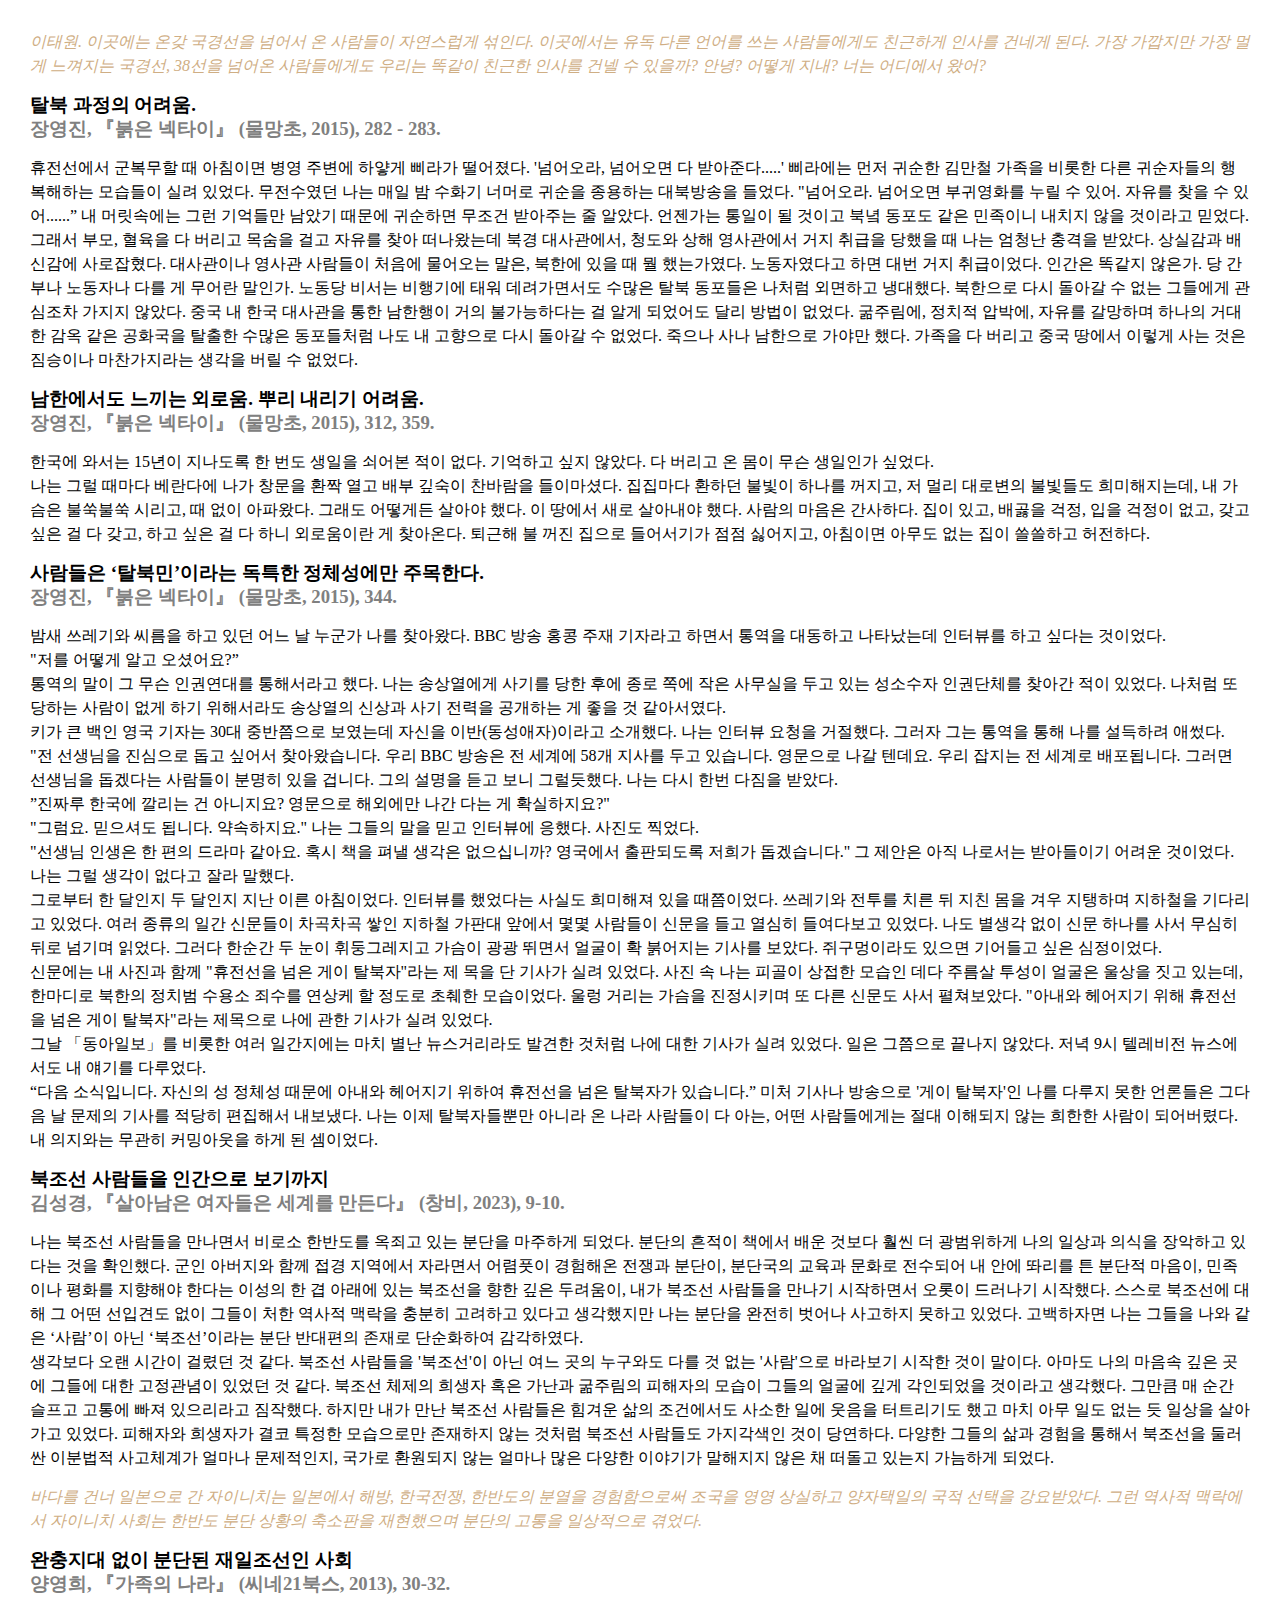
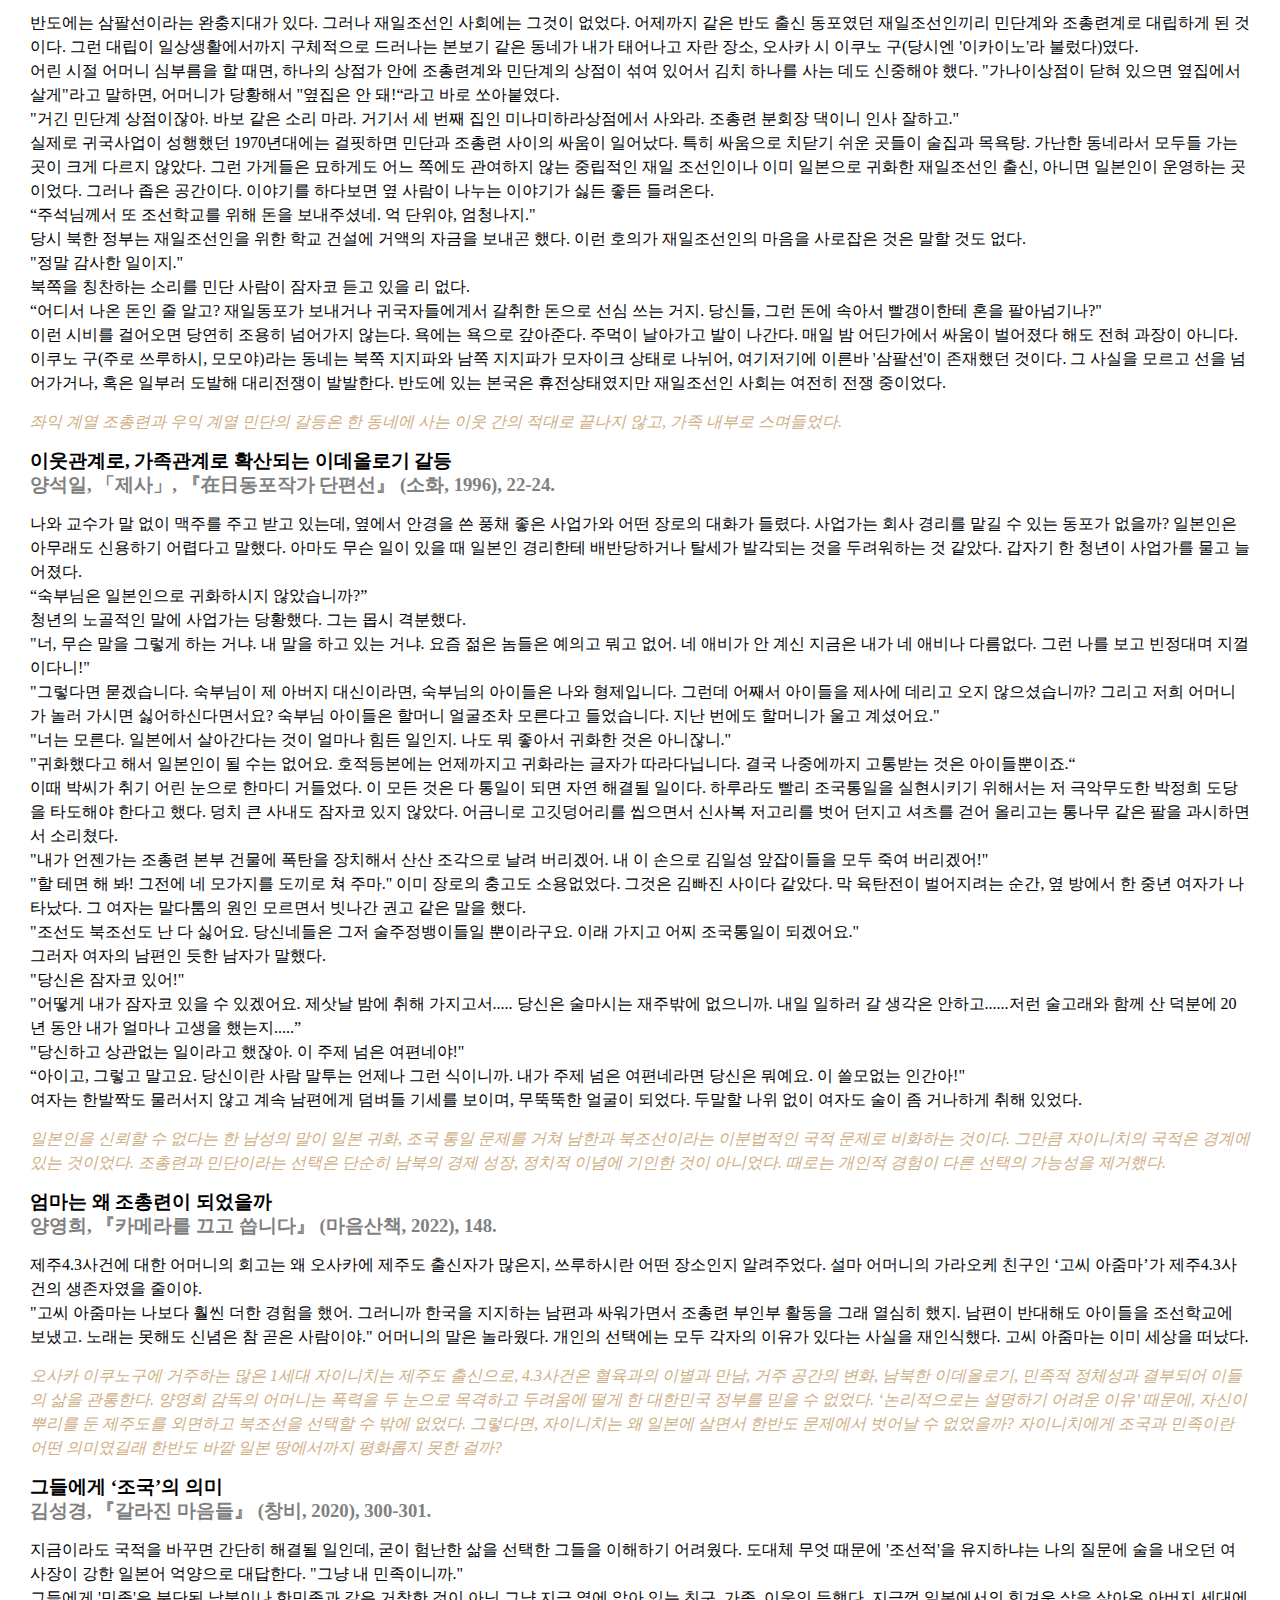
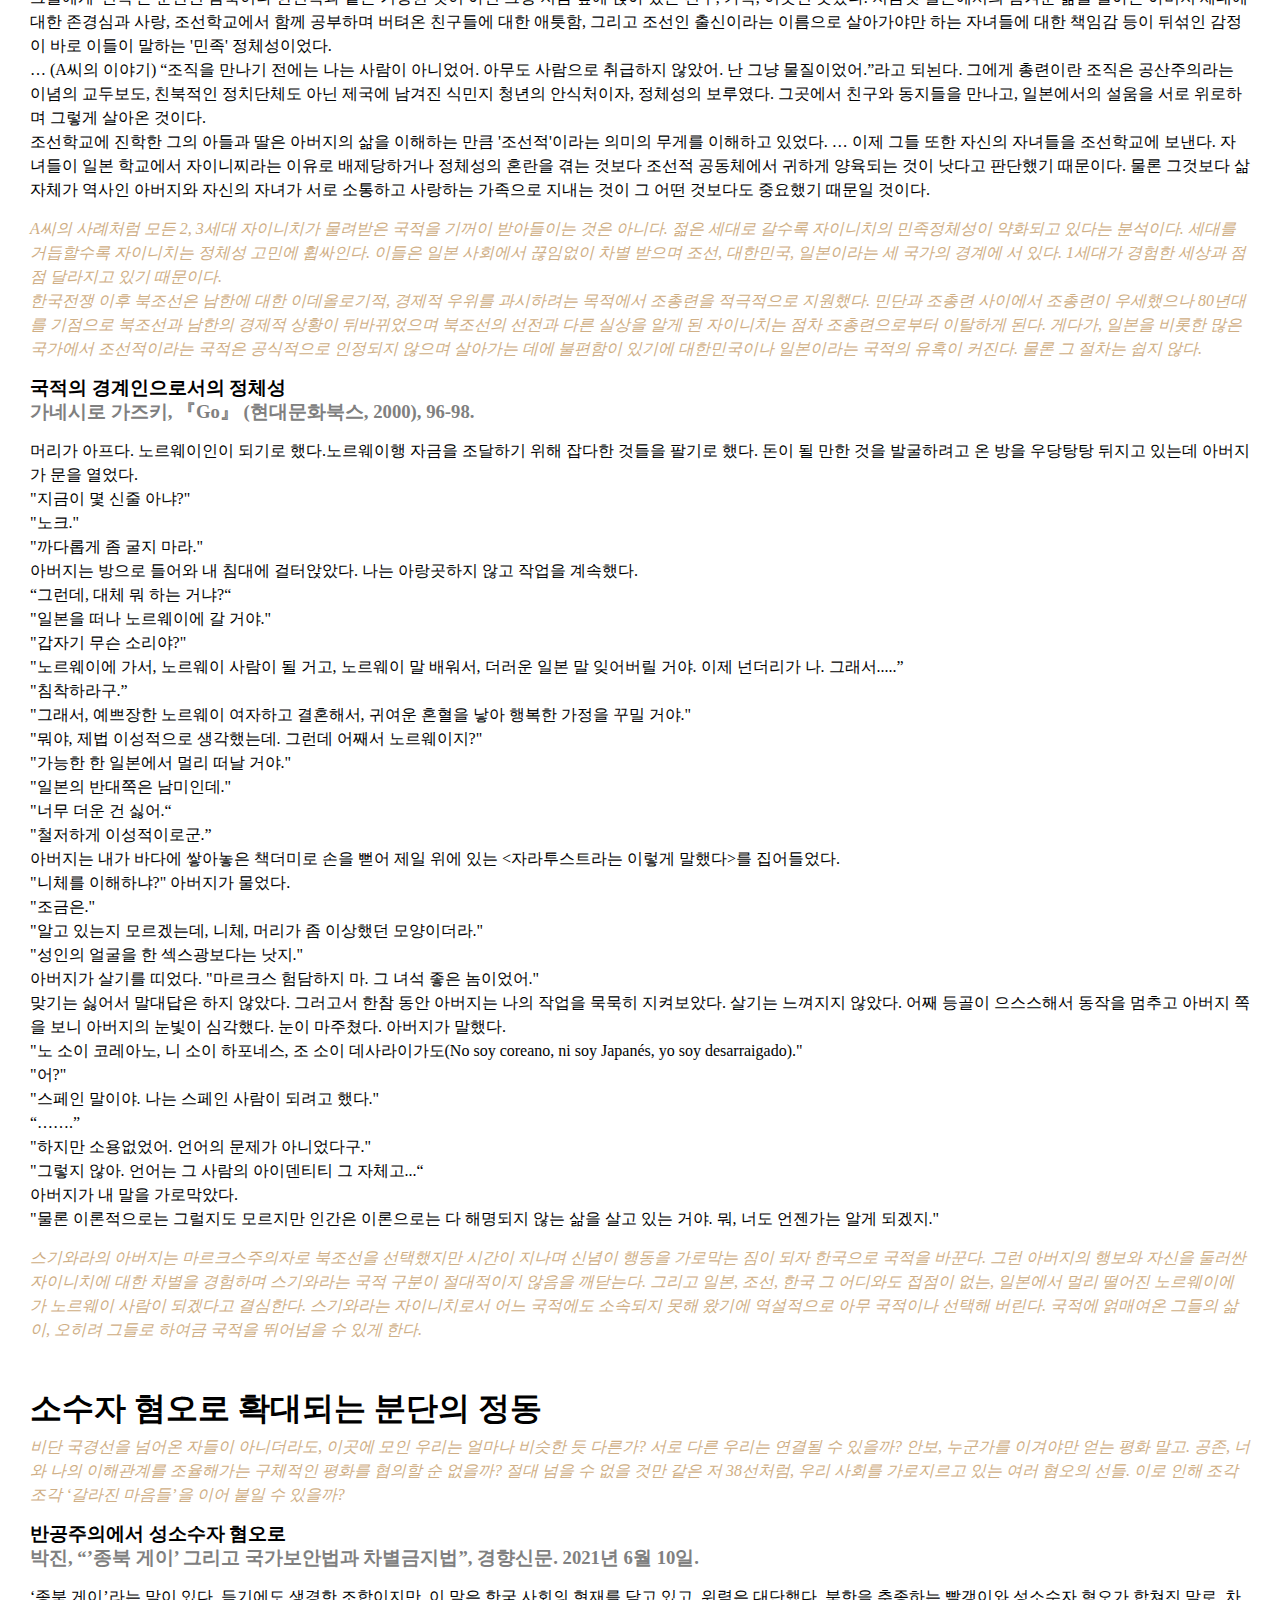
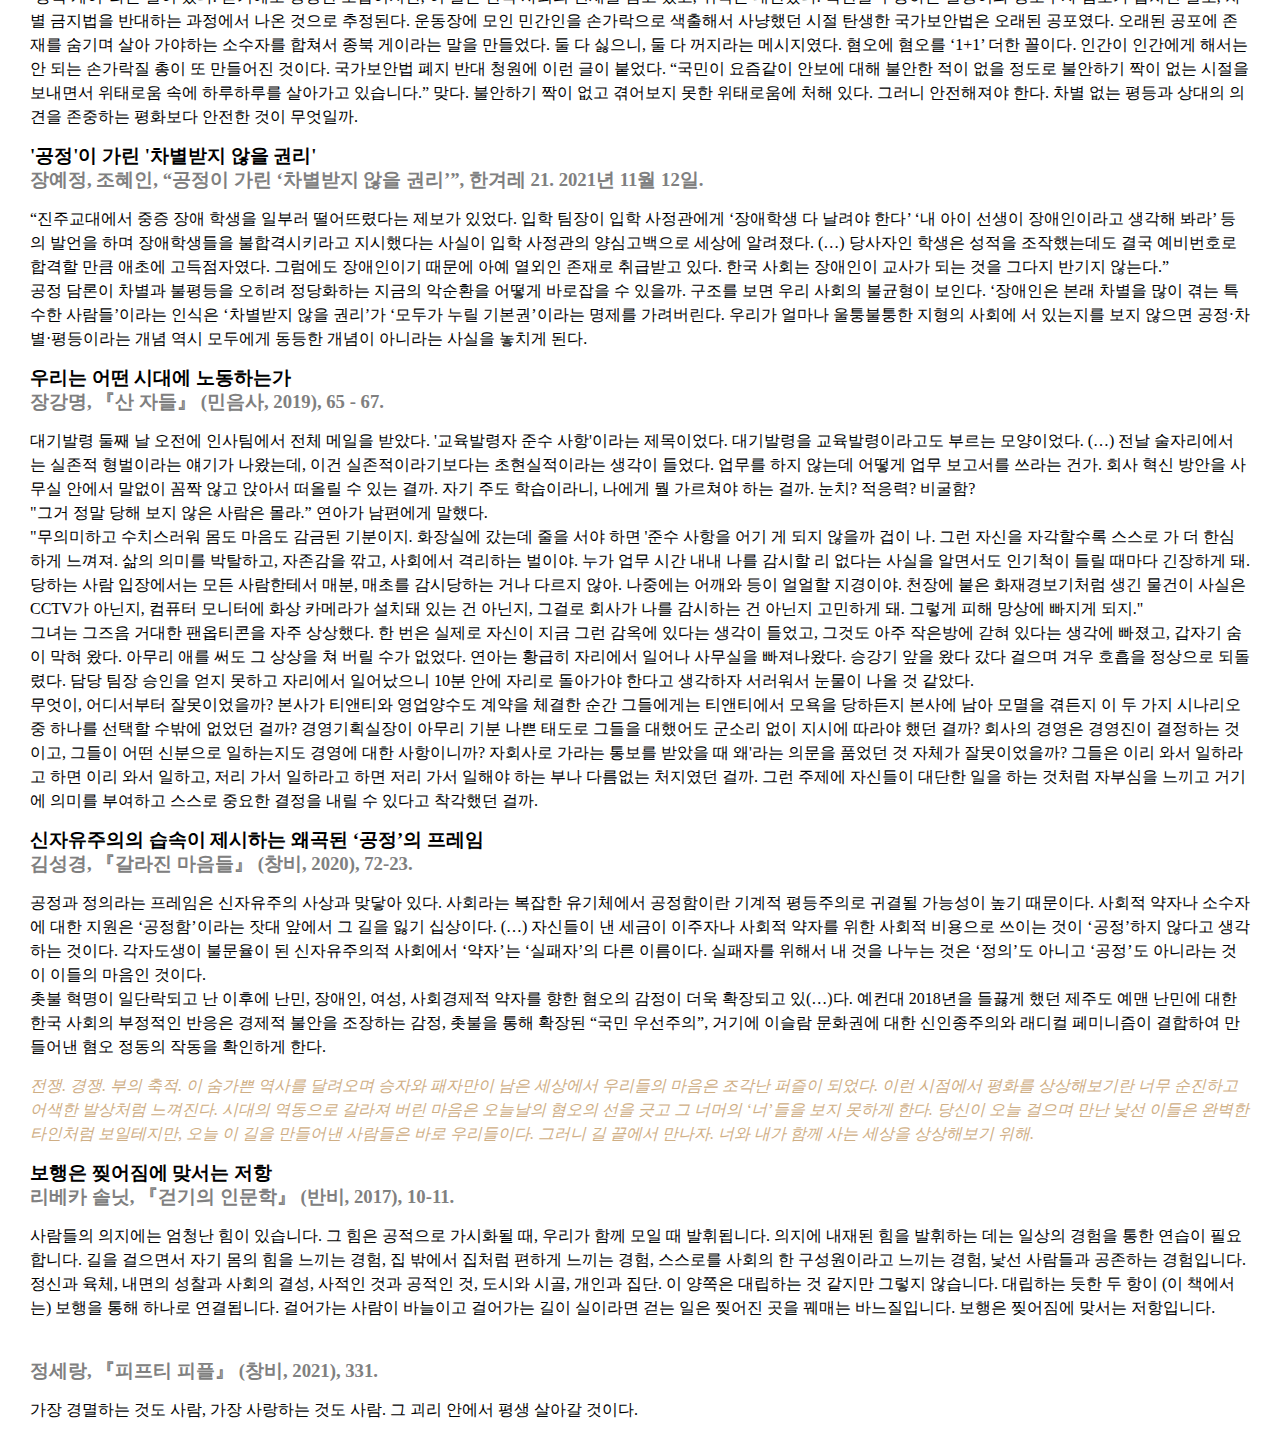
<file: script3.html>
<!DOCTYPE html>
<html lang="en">
<head>
    <meta charset="UTF-8">
    <meta name="viewport" content="width=device-width, initial-scale=1.0">
    <title>Document</title>
    <style>
        @font-face {
            font-family: 'GabiaOndam'; /*사용하고 싶은 font-family명을 지정*/
            src: url("GabiaOndam.ttf") format('truetype'); /*폰트파일 불러오기*/
        }

        *{margin:15px 10px;}

        body{/*스크롤 기능 살리기*/
            overflow-y: scroll;
            -ms-overflow-style: none; /* 인터넷 익스플로러 */
            scrollbar-width: none; /* 파이어폭스 */
            line-height: 150%;
        }
        body::-webkit-scrollbar { /*스크롤바 안보이게 하기*/
            display: none; /* 크롬, 사파리, 오페라, 엣지 */
        }

        span{
            color:gray;
        }

        .narration{
            color:#cfae84;;
            font-style: italic;
        }

        /*링크 출처*/
        a{text-decoration: none;}
        a:link{color:gray;}
        a:visited{color: gray;}
        a:hover{color:lightgray;}

    </style>
</head>
<body>

    <p class="narration">
        이태원. 이곳에는 온갖 국경선을 넘어서 온 사람들이 자연스럽게 섞인다. 이곳에서는 유독 다른 언어를 쓰는 사람들에게도 친근하게 인사를 건네게 된다. 
        가장 가깝지만 가장 멀게 느껴지는 국경선, 38선을 넘어온 사람들에게도 우리는 똑같이 친근한 인사를 건넬 수 있을까? 안녕? 어떻게 지내? 너는 어디에서 왔어? 
    </p>

    <h3>탈북 과정의 어려움.
        <span><br>장영진, 『붉은 넥타이』 (물망초, 2015), 282 - 283.</span>
    </h3>

    <p>
        휴전선에서 군복무할 때 아침이면 병영 주변에 하얗게 삐라가 떨어졌다. '넘어오라, 넘어오면 다 받아준다.....' 
        삐라에는 먼저 귀순한 김만철 가족을 비롯한 다른 귀순자들의 행복해하는 모습들이 실려 있었다. 
        무전수였던 나는 매일 밤 수화기 너머로 귀순을 종용하는 대북방송을 들었다. 
        "넘어오라. 넘어오면 부귀영화를 누릴 수 있어. 자유를 찾을 수 있어......” 
        내 머릿속에는 그런 기억들만 남았기 때문에 귀순하면 무조건 받아주는 줄 알았다. 
        언젠가는 통일이 될 것이고 북녘 동포도 같은 민족이니 내치지 않을 것이라고 믿었다. 
        그래서 부모, 혈육을 다 버리고 목숨을 걸고 자유를 찾아 떠나왔는데 북경 대사관에서, 청도와 상해 영사관에서 거지 취급을 당했을 때 나는 엄청난 충격을 받았다. 
        상실감과 배신감에 사로잡혔다. 대사관이나 영사관 사람들이 처음에 물어오는 말은, 북한에 있을 때 뭘 했는가였다. 노동자였다고 하면 대번 거지 취급이었다. 
        인간은 똑같지 않은가. 당 간부나 노동자나 다를 게 무어란 말인가. 노동당 비서는 비행기에 태워 데려가면서도 수많은 탈북 동포들은 나처럼 외면하고 냉대했다. 
        북한으로 다시 돌아갈 수 없는 그들에게 관심조차 가지지 않았다. 중국 내 한국 대사관을 통한 남한행이 거의 불가능하다는 걸 알게 되었어도 달리 방법이 없었다. 
        굶주림에, 정치적 압박에, 자유를 갈망하며 하나의 거대한 감옥 같은 공화국을 탈출한 수많은 동포들처럼 나도 내 고향으로 다시 돌아갈 수 없었다. 
        죽으나 사나 남한으로 가야만 했다. 가족을 다 버리고 중국 땅에서 이렇게 사는 것은 짐승이나 마찬가지라는 생각을 버릴 수 없었다.
    </p>

    <h3>남한에서도 느끼는 외로움. 뿌리 내리기 어려움.
        <span><br>장영진, 『붉은 넥타이』 (물망초, 2015), 312, 359.</span>
    </h3>
    <p>
        한국에 와서는 15년이 지나도록 한 번도 생일을 쇠어본 적이 없다. 기억하고 싶지 않았다. 다 버리고 온 몸이 무슨 생일인가 싶었다. 
        <br>
        나는 그럴 때마다 베란다에 나가 창문을 환짝 열고 배부 깊숙이 찬바람을 들이마셨다. 
        집집마다 환하던 불빛이 하나를 꺼지고, 저 멀리 대로변의 불빛들도 희미해지는데, 내 가슴은 불쑥불쑥 시리고, 때 없이 아파왔다. 
        그래도 어떻게든 살아야 했다. 이 땅에서 새로 살아내야 했다. 사람의 마음은 간사하다. 
        집이 있고, 배곯을 걱정, 입을 걱정이 없고, 갖고 싶은 걸 다 갖고, 하고 싶은 걸 다 하니 외로움이란 게 찾아온다. 
        퇴근해 불 꺼진 집으로 들어서기가 점점 싫어지고, 아침이면 아무도 없는 집이 쓸쓸하고 허전하다.
    </p>
    
    <h3>사람들은 ‘탈북민’이라는 독특한 정체성에만 주목한다.
        <span><br>장영진, 『붉은 넥타이』 (물망초, 2015), 344.</span>
    </h3>
    <p>
        밤새 쓰레기와 씨름을 하고 있던 어느 날 누군가 나를 찾아왔다. BBC 방송 홍콩 주재 기자라고 하면서 통역을 대동하고 나타났는데 인터뷰를 하고 싶다는 것이었다.
        <br>"저를 어떻게 알고 오셨어요?”
        <br>통역의 말이 그 무슨 인권연대를 통해서라고 했다. 나는 송상열에게 사기를 당한 후에 종로 쪽에 작은 사무실을 두고 있는 성소수자 인권단체를 찾아간 적이 있었다. 나처럼 또 당하는 사람이 없게 하기 위해서라도 송상열의 신상과 사기 전력을 공개하는 게 좋을 것 같아서였다.
        <br>키가 큰 백인 영국 기자는 30대 중반쯤으로 보였는데 자신을 이반(동성애자)이라고 소개했다. 나는 인터뷰 요청을 거절했다. 그러자 그는 통역을 통해 나를 설득하려 애썼다.
        <br>"전 선생님을 진심으로 돕고 싶어서 찾아왔습니다. 우리 BBC 방송은 전 세계에 58개 지사를 두고 있습니다. 영문으로 나갈 텐데요. 우리 잡지는 전 세계로 배포됩니다. 그러면 선생님을 돕겠다는 사람들이 분명히 있을 겁니다.
        그의 설명을 듣고 보니 그럴듯했다. 나는 다시 한번 다짐을 받았다.
        <br>”진짜루 한국에 깔리는 건 아니지요? 영문으로 해외에만 나간 다는 게 확실하지요?"
        <br>"그럼요. 믿으셔도 됩니다. 약속하지요." 나는 그들의 말을 믿고 인터뷰에 응했다. 사진도 찍었다.
        <br>"선생님 인생은 한 편의 드라마 같아요. 혹시 책을 펴낼 생각은 없으십니까? 영국에서 출판되도록 저희가 돕겠습니다." 그 제안은 아직 나로서는 받아들이기 어려운 것이었다. 나는 그럴 생각이 없다고 잘라 말했다.
        <br>그로부터 한 달인지 두 달인지 지난 이른 아침이었다. 인터뷰를 했었다는 사실도 희미해져 있을 때쯤이었다. 쓰레기와 전투를 치른 뒤 지친 몸을 겨우 지탱하며 지하철을 기다리고 있었다. 여러 종류의 일간 신문들이 차곡차곡 쌓인 지하철 가판대 앞에서 몇몇 사람들이 신문을 들고 열심히 들여다보고 있었다. 나도 별생각 없이 신문 하나를 사서 무심히 뒤로 넘기며 읽었다. 그러다 한순간 두 눈이 휘둥그레지고 가슴이 광광 뛰면서 얼굴이 확 붉어지는 기사를 보았다. 쥐구멍이라도 있으면 기어들고 싶은 심정이었다.
        <br>신문에는 내 사진과 함께 "휴전선을 넘은 게이 탈북자"라는 제 목을 단 기사가 실려 있었다. 사진 속 나는 피골이 상접한 모습인 데다 주름살 투성이 얼굴은 울상을 짓고 있는데, 한마디로 북한의 정치범 수용소 죄수를 연상케 할 정도로 초췌한 모습이었다. 울렁 거리는 가슴을 진정시키며 또 다른 신문도 사서 펼쳐보았다. "아내와 헤어지기 위해 휴전선을 넘은 게이 탈북자"라는 제목으로 나에 관한 기사가 실려 있었다.
        <br>그날 「동아일보」를 비롯한 여러 일간지에는 마치 별난 뉴스거리라도 발견한 것처럼 나에 대한 기사가 실려 있었다. 일은 그쯤으로 끝나지 않았다. 저녁 9시 텔레비전 뉴스에서도 내 얘기를 다루었다.
        <br>“다음 소식입니다. 자신의 성 정체성 때문에 아내와 헤어지기 위하여 휴전선을 넘은 탈북자가 있습니다.” 미처 기사나 방송으로 '게이 탈북자'인 나를 다루지 못한 언론들은 그다음 날 문제의 기사를 적당히 편집해서 내보냈다. 나는 이제 탈북자들뿐만 아니라 온 나라 사람들이 다 아는, 어떤 사람들에게는 절대 이해되지 않는 희한한 사람이 되어버렸다. 내 의지와는 무관히 커밍아웃을 하게 된 셈이었다.
    </p>

    <h3>북조선 사람들을 인간으로 보기까지
        <span><br>김성경, 『살아남은 여자들은 세계를 만든다』 (창비, 2023), 9-10.</span>
    </h3>
    <p>
        나는 북조선 사람들을 만나면서 비로소 한반도를 옥죄고 있는 분단을 마주하게 되었다. 
        분단의 흔적이 책에서 배운 것보다 훨씬 더 광범위하게 나의 일상과 의식을 장악하고 있다는 것을 확인했다. 
        군인 아버지와 함께 접경 지역에서 자라면서 어렴풋이 경험해온 전쟁과 분단이, 분단국의 교육과 문화로 전수되어 내 안에 똬리를 튼 분단적 마음이, 민족이나 평화를 지향해야 한다는 이성의 한 겹 아래에 있는 북조선을 향한 깊은 두려움이, 내가 북조선 사람들을 만나기 시작하면서 오롯이 드러나기 시작했다. 
        스스로 북조선에 대해 그 어떤 선입견도 없이 그들이 처한 역사적 맥락을 충분히 고려하고 있다고 생각했지만 나는 분단을 완전히 벗어나 사고하지 못하고 있었다. 
        고백하자면 나는 그들을 나와 같은 ‘사람’이 아닌 ‘북조선’이라는 분단 반대편의 존재로 단순화하여 감각하였다.
        <br>
        생각보다 오랜 시간이 걸렸던 것 같다. 북조선 사람들을 '북조선'이 아닌 여느 곳의 누구와도 다를 것 없는 '사람'으로 바라보기 시작한 것이 말이다. 
        아마도 나의 마음속 깊은 곳에 그들에 대한 고정관념이 있었던 것 같다. 북조선 체제의 희생자 혹은 가난과 굶주림의 피해자의 모습이 그들의 얼굴에 깊게 각인되었을 것이라고 생각했다. 
        그만큼 매 순간 슬프고 고통에 빠져 있으리라고 짐작했다. 하지만 내가 만난 북조선 사람들은 힘겨운 삶의 조건에서도 사소한 일에 웃음을 터트리기도 했고 마치 아무 일도 없는 듯 일상을 살아가고 있었다. 
        피해자와 희생자가 결코 특정한 모습으로만 존재하지 않는 것처럼 북조선 사람들도 가지각색인 것이 당연하다. 
        다양한 그들의 삶과 경험을 통해서 북조선을 둘러싼 이분법적 사고체계가 얼마나 문제적인지, 국가로 환원되지 않는 얼마나 많은 다양한 이야기가 말해지지 않은 채 떠돌고 있는지 가늠하게 되었다.
    </p>
    <p class="narration">
        바다를 건너 일본으로 간 자이니치는 일본에서 해방, 한국전쟁, 한반도의 분열을 경험함으로써 조국을 영영 상실하고 양자택일의 국적 선택을 강요받았다. 
        그런 역사적 맥락에서 자이니치 사회는 한반도 분단 상황의 축소판을 재현했으며 분단의 고통을 일상적으로 겪었다.
    </p>

    <h3>완충지대 없이 분단된 재일조선인 사회
        <span><br>양영희, 『가족의 나라』 (씨네21북스, 2013), 30-32.</span>
    </h3>
    <p>
        반도에는 삼팔선이라는 완충지대가 있다. 그러나 재일조선인 사회에는 그것이 없었다. 어제까지 같은 반도 출신 동포였던 재일조선인끼리 민단계와 조총련계로 대립하게 된 것이다. 
        그런 대립이 일상생활에서까지 구체적으로 드러나는 본보기 같은 동네가 내가 태어나고 자란 장소, 오사카 시 이쿠노 구(당시엔 '이카이노'라 불렀다)였다.
        <br>
        어린 시절 어머니 심부름을 할 때면, 하나의 상점가 안에 조총련계와 민단계의 상점이 섞여 있어서 김치 하나를 사는 데도 신중해야 했다. 
        "가나이상점이 닫혀 있으면 옆집에서 살게"라고 말하면, 어머니가 당황해서 "옆집은 안 돼!“라고 바로 쏘아붙였다.
        <br>
        "거긴 민단계 상점이잖아. 바보 같은 소리 마라. 거기서 세 번째 집인 미나미하라상점에서 사와라. 조총련 분회장 댁이니 인사 잘하고."
        <br>
        실제로 귀국사업이 성행했던 1970년대에는 걸핏하면 민단과 조총련 사이의 싸움이 일어났다. 특히 싸움으로 치닫기 쉬운 곳들이 술집과 목욕탕. 
        가난한 동네라서 모두들 가는 곳이 크게 다르지 않았다. 그런 가게들은 묘하게도 어느 쪽에도 관여하지 않는 중립적인 재일 조선인이나 이미 일본으로 귀화한 재일조선인 출신, 아니면 일본인이 운영하는 곳이었다. 
        그러나 좁은 공간이다. 이야기를 하다보면 옆 사람이 나누는 이야기가 싫든 좋든 들려온다.
        <br>
        “주석님께서 또 조선학교를 위해 돈을 보내주셨네. 억 단위야, 엄청나지."
        <br>
        당시 북한 정부는 재일조선인을 위한 학교 건설에 거액의 자금을 보내곤 했다. 이런 호의가 재일조선인의 마음을 사로잡은 것은 말할 것도 없다.
        <br>"정말 감사한 일이지."
        <br>북쪽을 칭찬하는 소리를 민단 사람이 잠자코 듣고 있을 리 없다.
        <br>“어디서 나온 돈인 줄 알고? 재일동포가 보내거나 귀국자들에게서 갈취한 돈으로 선심 쓰는 거지. 당신들, 그런 돈에 속아서 빨갱이한테 혼을 팔아넘기나?"
        <br>이런 시비를 걸어오면 당연히 조용히 넘어가지 않는다. 욕에는 욕으로 갚아준다. 주먹이 날아가고 발이 나간다. 매일 밤 어딘가에서 싸움이 벌어졌다 해도 전혀 과장이 아니다. 
        이쿠노 구(주로 쓰루하시, 모모야)라는 동네는 북쪽 지지파와 남쪽 지지파가 모자이크 상태로 나뉘어, 여기저기에 이른바 '삼팔선'이 존재했던 것이다. 
        그 사실을 모르고 선을 넘어가거나, 혹은 일부러 도발해 대리전쟁이 발발한다. 반도에 있는 본국은 휴전상태였지만 재일조선인 사회는 여전히 전쟁 중이었다.
    </p>
    <p class="narration">
        좌익 계열 조총련과 우익 계열 민단의 갈등은 한 동네에 사는 이웃 간의 적대로 끝나지 않고, 가족 내부로 스며들었다.
    </p>

    <h3>이웃관계로, 가족관계로 확산되는 이데올로기 갈등
        <span><br>양석일, 「제사」, 『在日동포작가 단편선』 (소화, 1996), 22-24.</span>
    </h3>
    <p>
        나와 교수가 말 없이 맥주를 주고 받고 있는데, 옆에서 안경을 쓴 풍채 좋은 사업가와 어떤 장로의 대화가 들렸다. 
        사업가는 회사 경리를 맡길 수 있는 동포가 없을까? 일본인은 아무래도 신용하기 어렵다고 말했다. 
        아마도 무슨 일이 있을 때 일본인 경리한테 배반당하거나 탈세가 발각되는 것을 두려워하는 것 같았다. 갑자기 한 청년이 사업가를 물고 늘어졌다.
        <br>“숙부님은 일본인으로 귀화하시지 않았습니까?” 
        <br>청년의 노골적인 말에 사업가는 당황했다. 그는 몹시 격분했다. 
        <br>"너, 무슨 말을 그렇게 하는 거냐. 내 말을 하고 있는 거냐. 요즘 젊은 놈들은 예의고 뭐고 없어. 네 애비가 안 계신 지금은 내가 네 애비나 다름없다. 그런 나를 보고 빈정대며 지껄이다니!"
        <br>"그렇다면 묻겠습니다. 숙부님이 제 아버지 대신이라면, 숙부님의 아이들은 나와 형제입니다. 그런데 어째서 아이들을 제사에 데리고 오지 않으셨습니까? 그리고 저희 어머니가 놀러 가시면 싫어하신다면서요? 숙부님 아이들은 할머니 얼굴조차 모른다고 들었습니다. 지난 번에도 할머니가 울고 계셨어요."
        <br>"너는 모른다. 일본에서 살아간다는 것이 얼마나 힘든 일인지. 나도 뭐 좋아서 귀화한 것은 아니잖니."
        <br>"귀화했다고 해서 일본인이 될 수는 없어요. 호적등본에는 언제까지고 귀화라는 글자가 따라다닙니다. 결국 나중에까지 고통받는 것은 아이들뿐이죠.“
        <br>이때 박씨가 취기 어린 눈으로 한마디 거들었다. 이 모든 것은 다 통일이 되면 자연 해결될 일이다. 하루라도 빨리 조국통일을 실현시키기 위해서는 저 극악무도한 박정희 도당을 타도해야 한다고 했다. 덩치 큰 사내도 잠자코 있지 않았다. 어금니로 고깃덩어리를 씹으면서 신사복 저고리를 벗어 던지고 셔츠를 걷어 올리고는 통나무 같은 팔을 과시하면서 소리쳤다.
        <br>"내가 언젠가는 조총련 본부 건물에 폭탄을 장치해서 산산 조각으로 날려 버리겠어. 내 이 손으로 김일성 앞잡이들을 모두 죽여 버리겠어!"
        <br>"할 테면 해 봐! 그전에 네 모가지를 도끼로 쳐 주마." 이미 장로의 충고도 소용없었다. 그것은 김빠진 사이다 같았다. 막 육탄전이 벌어지려는 순간, 옆 방에서 한 중년 여자가 나타났다. 그 여자는 말다툼의 원인 모르면서 빗나간 권고 같은 말을 했다.
        <br>"조선도 북조선도 난 다 싫어요. 당신네들은 그저 술주정뱅이들일 뿐이라구요. 이래 가지고 어찌 조국통일이 되겠어요."
        <br>그러자 여자의 남편인 듯한 남자가 말했다.
        <br>"당신은 잠자코 있어!"
        <br>"어떻게 내가 잠자코 있을 수 있겠어요. 제삿날 밤에 취해 가지고서..... 당신은 술마시는 재주밖에 없으니까. 내일 일하러 갈 생각은 안하고......저런 술고래와 함께 산 덕분에 20년 동안 내가 얼마나 고생을 했는지.....”
        <br>"당신하고 상관없는 일이라고 했잖아. 이 주제 넘은 여편네야!"
        <br>“아이고, 그렇고 말고요. 당신이란 사람 말투는 언제나 그런 식이니까. 내가 주제 넘은 여편네라면 당신은 뭐예요. 이 쓸모없는 인간아!"
        <br>여자는 한발짝도 물러서지 않고 계속 남편에게 덤벼들 기세를 보이며, 무뚝뚝한 얼굴이 되었다. 두말할 나위 없이 여자도 술이 좀 거나하게 취해 있었다.
    </p>
    <p class="narration">
        일본인을 신뢰할 수 없다는 한 남성의 말이 일본 귀화, 조국 통일 문제를 거쳐 남한과 북조선이라는 이분법적인 국적 문제로 비화하는 것이다. 그만큼 자이니치의 국적은 경계에 있는 것이었다. 
        조총련과 민단이라는 선택은 단순히 남북의 경제 성장, 정치적 이념에 기인한 것이 아니었다. 때로는 개인적 경험이 다른 선택의 가능성을 제거했다.
    </p>

    <h3>엄마는 왜 조총련이 되었을까
        <span><br>양영희, 『카메라를 끄고 씁니다』 (마음산책, 2022), 148.</span>
    </h3>
    <p>
        제주4.3사건에 대한 어머니의 회고는 왜 오사카에 제주도 출신자가 많은지, 쓰루하시란 어떤 장소인지 알려주었다. 설마 어머니의 가라오케 친구인 ‘고씨 아줌마’가 제주4.3사건의 생존자였을 줄이야.
        <br>"고씨 아줌마는 나보다 훨씬 더한 경험을 했어. 그러니까 한국을 지지하는 남편과 싸워가면서 조총련 부인부 활동을 그래 열심히 했지. 남편이 반대해도 아이들을 조선학교에 보냈고. 노래는 못해도 신념은 참 곧은 사람이야." 어머니의 말은 놀라웠다. 개인의 선택에는 모두 각자의 이유가 있다는 사실을 재인식했다. 고씨 아줌마는 이미 세상을 떠났다.
    </p>
    <p class="narration">
        오사카 이쿠노구에 거주하는 많은 1세대 자이니치는 제주도 출신으로, 4.3사건은 혈육과의 이별과 만남, 거주 공간의 변화, 남북한 이데올로기, 민족적 정체성과 결부되어 이들의 삶을 관통한다. 
        양영희 감독의 어머니는 폭력을 두 눈으로 목격하고 두려움에 떨게 한 대한민국 정부를 믿을 수 없었다. 
        ‘논리적으로는 설명하기 어려운 이유’ 때문에, 자신이 뿌리를 둔 제주도를 외면하고 북조선을 선택할 수 밖에 없었다. 
        그렇다면, 자이니치는 왜 일본에 살면서 한반도 문제에서 벗어날 수 없었을까? 
        자이니치에게 조국과 민족이란 어떤 의미였길래 한반도 바깥 일본 땅에서까지 평화롭지 못한 걸까?
    </p>

    <h3>그들에게 ‘조국’의 의미
        <span><br>김성경, 『갈라진 마음들』 (창비, 2020), 300-301.</span>
    </h3>
    <p>
        지금이라도 국적을 바꾸면 간단히 해결될 일인데, 굳이 험난한 삶을 선택한 그들을 이해하기 어려웠다. 
        도대체 무엇 때문에 '조선적'을 유지하냐는 나의 질문에 술을 내오던 여사장이 강한 일본어 억양으로 대답한다. "그냥 내 민족이니까."
        <br>
        그들에게 '민족'은 분단된 남북이나 한민족과 같은 거창한 것이 아닌 그냥 지금 옆에 앉아 있는 친구, 가족, 이웃인 듯했다. 
        지금껏 일본에서의 힘겨운 삶을 살아온 아버지 세대에 대한 존경심과 사랑, 조선학교에서 함께 공부하며 버텨온 친구들에 대한 애틋함, 
        그리고 조선인 출신이라는 이름으로 살아가야만 하는 자녀들에 대한 책임감 등이 뒤섞인 감정이 바로 이들이 말하는 '민족' 정체성이었다.
        <br>
        … (A씨의 이야기) “조직을 만나기 전에는 나는 사람이 아니었어. 
        아무도 사람으로 취급하지 않았어. 난 그냥 물질이었어.”라고 되뇐다. 
        그에게 총련이란 조직은 공산주의라는 이념의 교두보도, 친북적인 정치단체도 아닌 제국에 남겨진 식민지 청년의 안식처이자, 정체성의 보루였다. 
        그곳에서 친구와 동지들을 만나고, 일본에서의 설움을 서로 위로하며 그렇게 살아온 것이다.
        <br>
        조선학교에 진학한 그의 아들과 딸은 아버지의 삶을 이해하는 만큼 '조선적'이라는 의미의 무게를 이해하고 있었다. … 
        이제 그들 또한 자신의 자녀들을 조선학교에 보낸다. 자녀들이 일본 학교에서 자이니찌라는 이유로 배제당하거나 정체성의 혼란을 겪는 것보다 조선적 공동체에서 귀하게 양육되는 것이 낫다고 판단했기 때문이다. 
        물론 그것보다 삶 자체가 역사인 아버지와 자신의 자녀가 서로 소통하고 사랑하는 가족으로 지내는 것이 그 어떤 것보다도 중요했기 때문일 것이다.
    </p>
    <p class="narration">
        A씨의 사례처럼 모든 2, 3세대 자이니치가 물려받은 국적을 기꺼이 받아들이는 것은 아니다. 
        젊은 세대로 갈수록 자이니치의 민족정체성이 약화되고 있다는 분석이다. 세대를 거듭할수록 자이니치는 정체성 고민에 휩싸인다. 
        이들은 일본 사회에서 끊임없이 차별 받으며 조선, 대한민국, 일본이라는 세 국가의 경계에 서 있다. 1세대가 경험한 세상과 점점 달라지고 있기 때문이다. 
        <br>
        한국전쟁 이후 북조선은 남한에 대한 이데올로기적, 경제적 우위를 과시하려는 목적에서 조총련을 적극적으로 지원했다. 
        민단과 조총련 사이에서 조총련이 우세했으나  80년대를 기점으로 북조선과 남한의 경제적 상황이 뒤바뀌었으며 북조선의 선전과 다른 실상을 알게 된 자이니치는 점차 조총련으로부터 이탈하게 된다. 
        게다가, 일본을 비롯한 많은 국가에서 조선적이라는 국적은 공식적으로 인정되지 않으며 살아가는 데에 불편함이 있기에 대한민국이나 일본이라는 국적의 유혹이 커진다. 물론 그 절차는 쉽지 않다.
    </p>

    <h3>국적의 경계인으로서의 정체성
        <span><br>가네시로 가즈키, 『Go』 (현대문화북스, 2000), 96-98.</span>
    </h3>
    <p>
        머리가 아프다. 노르웨이인이 되기로 했다.노르웨이행 자금을 조달하기 위해 잡다한 것들을 팔기로 했다. 
        돈이 될 만한 것을 발굴하려고 온 방을 우당탕탕 뒤지고 있는데 아버지가 문을 열었다.
        <br>"지금이 몇 신줄 아냐?"
        <br>"노크."
        <br>"까다롭게 좀 굴지 마라."
        <br>아버지는 방으로 들어와 내 침대에 걸터앉았다. 나는 아랑곳하지 않고 작업을 계속했다.
        <br>“그런데, 대체 뭐 하는 거냐?“
        <br>"일본을 떠나 노르웨이에 갈 거야."
        <br>"갑자기 무슨 소리야?"
        <br>"노르웨이에 가서, 노르웨이 사람이 될 거고, 노르웨이 말 배워서, 더러운 일본 말 잊어버릴 거야. 이제 넌더리가 나. 그래서.....”
        <br>"침착하라구.”
        <br>"그래서, 예쁘장한 노르웨이 여자하고 결혼해서, 귀여운 혼혈을 낳아 행복한 가정을 꾸밀 거야."
        <br>"뭐야, 제법 이성적으로 생각했는데. 그런데 어째서 노르웨이지?"
        <br>"가능한 한 일본에서 멀리 떠날 거야."
        <br>"일본의 반대쪽은 남미인데."
        <br>"너무 더운 건 싫어.“
        <br>"철저하게 이성적이로군.”
        <br>아버지는 내가 바다에 쌓아놓은 책더미로 손을 뻗어 제일 위에 있는 &lt;자라투스트라는 이렇게 말했다&gt;를 집어들었다. 
        <br>"니체를 이해하냐?" 아버지가 물었다.
        <br>"조금은."
        <br>"알고 있는지 모르겠는데, 니체, 머리가 좀 이상했던 모양이더라."
        <br>"성인의 얼굴을 한 섹스광보다는 낫지." 
        <br>아버지가 살기를 띠었다. "마르크스 험담하지 마. 그 녀석 좋은 놈이었어."
        <br>맞기는 싫어서 말대답은 하지 않았다. 그러고서 한참 동안 아버지는 나의 작업을 묵묵히 지켜보았다. 살기는 느껴지지 않았다. 
        어째 등골이 으스스해서 동작을 멈추고 아버지 쪽을 보니 아버지의 눈빛이 심각했다. 눈이 마주쳤다. 아버지가 말했다.
        <br>"노 소이 코레아노, 니 소이 하포네스, 조 소이 데사라이가도(No soy coreano, ni soy Japanés, yo soy desarraigado)."
        <br>"어?"
        <br>"스페인 말이야. 나는 스페인 사람이 되려고 했다."
        <br>“…….”
        <br>"하지만 소용없었어. 언어의 문제가 아니었다구."
        <br>"그렇지 않아. 언어는 그 사람의 아이덴티티 그 자체고...“
        <br>아버지가 내 말을 가로막았다.
        <br>"물론 이론적으로는 그럴지도 모르지만 인간은 이론으로는 다 해명되지 않는 삶을 살고 있는 거야. 뭐, 너도 언젠가는 알게 되겠지."
    </p>

    <p class="narration">
        스기와라의 아버지는 마르크스주의자로 북조선을 선택했지만 시간이 지나며 신념이 행동을 가로막는 짐이 되자 한국으로 국적을 바꾼다. 
        그런 아버지의 행보와 자신을 둘러싼 자이니치에 대한 차별을 경험하며 스기와라는 국적 구분이 절대적이지 않음을 깨닫는다. 
        그리고 일본, 조선, 한국 그 어디와도 접점이 없는, 일본에서 멀리 떨어진 노르웨이에 가 노르웨이 사람이 되겠다고 결심한다. 
        스기와라는 자이니치로서 어느 국적에도 소속되지 못해 왔기에 역설적으로 아무 국적이나 선택해 버린다. 
        국적에 얽매여온 그들의 삶이, 오히려 그들로 하여금 국적을 뛰어넘을 수 있게 한다.
    </p>

    <br>
    <h1>소수자 혐오로 확대되는 분단의 정동</h1>

    <p class="narration">
        비단 국경선을 넘어온 자들이 아니더라도, 이곳에 모인 우리는 얼마나 비슷한 듯 다른가? 서로 다른 우리는 연결될 수 있을까? 
        안보, 누군가를 이겨야만 얻는 평화 말고. 공존, 너와 나의 이해관계를 조율해가는 구체적인 평화를 협의할 순 없을까? 
        절대 넘을 수 없을 것만 같은 저 38선처럼, 우리 사회를 가로지르고 있는 여러 혐오의 선들. 
        이로 인해 조각 조각 ‘갈라진 마음들’을 이어 붙일 수 있을까?
    </p>

    <h3>반공주의에서 성소수자 혐오로
        <span><a href="https://www.khan.co.kr/print.html?art_id=202106102007001" target="_blank">
            <br>박진, “’종북 게이’ 그리고 국가보안법과 차별금지법”, 경향신문. 2021년 6월 10일.  </a></span>
    </h3>
    <p>
        ‘종북 게이’라는 말이 있다. 듣기에도 생경한 조합이지만, 이 말은 한국 사회의 현재를 담고 있고, 위력은 대단했다. 
        북한을 추종하는 빨갱이와 성소수자 혐오가 합쳐진 말로, 차별 금지법을 반대하는 과정에서 나온 것으로 추정된다. 
        운동장에 모인 민간인을 손가락으로 색출해서 사냥했던 시절 탄생한 국가보안법은 오래된 공포였다. 
        오래된 공포에 존재를 숨기며 살아 가야하는 소수자를 합쳐서 종북 게이라는 말을 만들었다. 둘 다 싫으니, 둘 다 꺼지라는 메시지였다. 
        혐오에 혐오를 ‘1+1’ 더한 꼴이다. 인간이 인간에게 해서는 안 되는 손가락질 총이 또 만들어진 것이다.
        국가보안법 폐지 반대 청원에 이런 글이 붙었다. “국민이 요즘같이 안보에 대해 불안한 적이 없을 정도로 불안하기 짝이 없는 시절을 보내면서 위태로움 속에 하루하루를 살아가고 있습니다.” 
        맞다. 불안하기 짝이 없고 겪어보지 못한 위태로움에 처해 있다. 그러니 안전해져야 한다. 차별 없는 평등과 상대의 의견을 존중하는 평화보다 안전한 것이 무엇일까.
    </p>

    <h3>'공정'이 가린 '차별받지 않을 권리'
        <span><a href="https://h21.hani.co.kr/arti/society/society_general/51185.html?_ga=2.217072214.1969101499.1685154591-1017946137.1684856322" target="_blank">
            <br>장예정, 조혜인, “공정이 가린 ‘차별받지 않을 권리’”, 한겨레 21. 2021년 11월 12일. </a></span>
    </h3>
    <p>
        “진주교대에서 중증 장애 학생을 일부러 떨어뜨렸다는 제보가 있었다. 
        입학 팀장이 입학 사정관에게 ‘장애학생 다 날려야 한다’ ‘내 아이 선생이 장애인이라고 생각해 봐라’ 등의 발언을 하며 장애학생들을 불합격시키라고 지시했다는 사실이 입학 사정관의 양심고백으로 세상에 알려졌다. 
        (…) 당사자인 학생은 성적을 조작했는데도 결국 예비번호로 합격할 만큼 애초에 고득점자였다. 
        그럼에도 장애인이기 때문에 아예 열외인 존재로 취급받고 있다. 한국 사회는 장애인이 교사가 되는 것을 그다지 반기지 않는다.”
        <br>
        공정 담론이 차별과 불평등을 오히려 정당화하는 지금의 악순환을 어떻게 바로잡을 수 있을까. 구조를 보면 우리 사회의 불균형이 보인다. 
        ‘장애인은 본래 차별을 많이 겪는 특수한 사람들’이라는 인식은 ‘차별받지 않을 권리’가 ‘모두가 누릴 기본권’이라는 명제를 가려버린다. 
        우리가 얼마나 울퉁불퉁한 지형의 사회에 서 있는지를 보지 않으면 공정·차별·평등이라는 개념 역시 모두에게 동등한 개념이 아니라는 사실을 놓치게 된다.
    </p>

    <h3>우리는 어떤 시대에 노동하는가
        <span><br>장강명, 『산 자들』 (민음사, 2019), 65 - 67.</span>
    </h3>
    <p>
        대기발령 둘째 날 오전에 인사팀에서 전체 메일을 받았다. '교육발령자 준수 사항'이라는 제목이었다. 대기발령을 교육발령이라고도 부르는 모양이었다. 
        (…) 전날 술자리에서는 실존적 형벌이라는 얘기가 나왔는데, 이건 실존적이라기보다는 초현실적이라는 생각이 들었다. 
        업무를 하지 않는데 어떻게 업무 보고서를 쓰라는 건가. 회사 혁신 방안을 사무실 안에서 말없이 꼼짝 않고 앉아서 떠올릴 수 있는 결까. 
        자기 주도 학습이라니, 나에게 뭘 가르쳐야 하는 걸까. 눈치? 적응력? 비굴함?
        <br>"그거 정말 당해 보지 않은 사람은 몰라.” 연아가 남편에게 말했다.
        <br>"무의미하고 수치스러워 몸도 마음도 감금된 기분이지. 화장실에 갔는데 줄을 서야 하면 '준수 사항을 어기 게 되지 않을까 겁이 나. 
        그런 자신을 자각할수록 스스로 가 더 한심하게 느껴져. 삶의 의미를 박탈하고, 자존감을 깎고, 사회에서 격리하는 벌이야. 
        누가 업무 시간 내내 나를 감시할 리 없다는 사실을 알면서도 인기척이 들릴 때마다 긴장하게 돼. 당하는 사람 입장에서는 모든 사람한테서 매분, 매초를 감시당하는 거나 다르지 않아. 
        나중에는 어깨와 등이 얼얼할 지경이야. 천장에 붙은 화재경보기처럼 생긴 물건이 사실은 CCTV가 아닌지, 컴퓨터 모니터에 화상 카메라가 설치돼 있는 건 아닌지, 
        그걸로 회사가 나를 감시하는 건 아닌지 고민하게 돼. 그렇게 피해 망상에 빠지게 되지." 
        <br>그녀는 그즈음 거대한 팬옵티콘을 자주 상상했다. 한 번은 실제로 자신이 지금 그런 감옥에 있다는 생각이 들었고, 그것도 아주 작은방에 갇혀 있다는 생각에 빠졌고, 
        갑자기 숨이 막혀 왔다. 아무리 애를 써도 그 상상을 쳐 버릴 수가 없었다. 연아는 황급히 자리에서 일어나 사무실을 빠져나왔다. 
        승강기 앞을 왔다 갔다 걸으며 겨우 호흡을 정상으로 되돌렸다. 
        담당 팀장 승인을 얻지 못하고 자리에서 일어났으니 10분 안에 자리로 돌아가야 한다고 생각하자 서러워서 눈물이 나올 것 같았다.
        <br>무엇이, 어디서부터 잘못이었을까? 본사가 티앤티와 영업양수도 계약을 체결한 순간 그들에게는 티앤티에서 모욕을 당하든지 본사에 남아 모멸을 겪든지 이 두 가지 시나리오 중 하나를 선택할 수밖에 없었던 걸까? 
        경영기획실장이 아무리 기분 나쁜 태도로 그들을 대했어도 군소리 없이 지시에 따라야 했던 결까? 회사의 경영은 경영진이 결정하는 것이고, 
        그들이 어떤 신분으로 일하는지도 경영에 대한 사항이니까? 자회사로 가라는 통보를 받았을 때 왜'라는 의문을 품었던 것 자체가 잘못이었을까? 
        그들은 이리 와서 일하라고 하면 이리 와서 일하고, 저리 가서 일하라고 하면 저리 가서 일해야 하는 부나 다름없는 처지였던 걸까. 
        그런 주제에 자신들이 대단한 일을 하는 것처럼 자부심을 느끼고 거기에 의미를 부여하고 스스로 중요한 결정을 내릴 수 있다고 착각했던 걸까.
    </p>

    <h3>신자유주의의 습속이 제시하는 왜곡된 ‘공정’의 프레임
        <span><br>김성경, 『갈라진 마음들』 (창비, 2020), 72-23.</span>
    </h3>
    <p>
        공정과 정의라는 프레임은 신자유주의 사상과 맞닿아 있다. 사회라는 복잡한 유기체에서 공정함이란 기계적 평등주의로 귀결될 가능성이 높기 때문이다. 
        사회적 약자나 소수자에 대한 지원은 ‘공정함’이라는 잣대 앞에서 그 길을 잃기 십상이다. (…) 
        자신들이 낸 세금이 이주자나 사회적 약자를 위한 사회적 비용으로 쓰이는 것이 ‘공정’하지 않다고 생각하는 것이다. 
        각자도생이 불문율이 된 신자유주의적 사회에서 ‘약자’는 ‘실패자’의 다른 이름이다. 
        실패자를 위해서 내 것을 나누는 것은 ‘정의’도 아니고 ‘공정’도 아니라는 것이 이들의 마음인 것이다.
        <br>
        촛불 혁명이 일단락되고 난 이후에 난민, 장애인, 여성, 사회경제적 약자를 향한 혐오의 감정이 더욱 확장되고 있(…)다. 
        예컨대 2018년을 들끓게 했던 제주도 예맨 난민에 대한 한국 사회의 부정적인 반응은 경제적 불안을 조장하는 감정, 
        촛불을 통해 확장된 “국민 우선주의”, 거기에 이슬람 문화권에 대한 신인종주의와 래디컬 페미니즘이 결합하여 만들어낸 혐오 정동의 작동을 확인하게 한다.
    </p>

    <p class="narration">
        전쟁. 경쟁. 부의 축적. 이 숨가쁜 역사를 달려오며 승자와 패자만이 남은 세상에서 우리들의 마음은 조각난 퍼즐이 되었다. 
        이런 시점에서 평화를 상상해보기란 너무 순진하고 어색한 발상처럼 느껴진다. 
        시대의 역동으로 갈라져 버린 마음은 오늘날의 혐오의 선을 긋고 그 너머의 ‘너’들을 보지 못하게 한다. 
        당신이 오늘 걸으며 만난 낯선 이들은 완벽한 타인처럼 보일테지만, 오늘 이 길을 만들어낸 사람들은 바로 우리들이다. 
        그러니 길 끝에서 만나자. 너와 내가 함께 사는 세상을 상상해보기 위해.
    </p>

    <h3>보행은 찢어짐에 맞서는 저항
        <span><br>리베카 솔닛, 『걷기의 인문학』 (반비, 2017), 10-11.</span>
    </h3>
    <p>
        사람들의 의지에는 엄청난 힘이 있습니다. 그 힘은 공적으로 가시화될 때, 우리가 함께 모일 때 발휘됩니다. 
        의지에 내재된 힘을 발휘하는 데는 일상의 경험을 통한 연습이 필요합니다. 
        길을 걸으면서 자기 몸의 힘을 느끼는 경험, 집 밖에서 집처럼 편하게 느끼는 경험, 스스로를 사회의 한 구성원이라고 느끼는 경험, 낯선 사람들과 공존하는 경험입니다.
        <br>
        정신과 육체, 내면의 성찰과 사회의 결성, 사적인 것과 공적인 것, 도시와 시골, 개인과 집단. 이 양쪽은 대립하는 것 같지만 그렇지 않습니다. 
        대립하는 듯한 두 항이 (이 책에서는) 보행을 통해 하나로 연결됩니다. 
        걸어가는 사람이 바늘이고 걸어가는 길이 실이라면 걷는 일은 찢어진 곳을 꿰매는 바느질입니다. 보행은 찢어짐에 맞서는 저항입니다.
    </p>

    <h3><span><br>정세랑, 『피프티 피플』 (창비, 2021), 331.</span></h3>
    <p>
        가장 경멸하는 것도 사람, 가장 사랑하는 것도 사람. 그 괴리 안에서 평생 살아갈 것이다.
    </p>
</body>
</html>
</file>
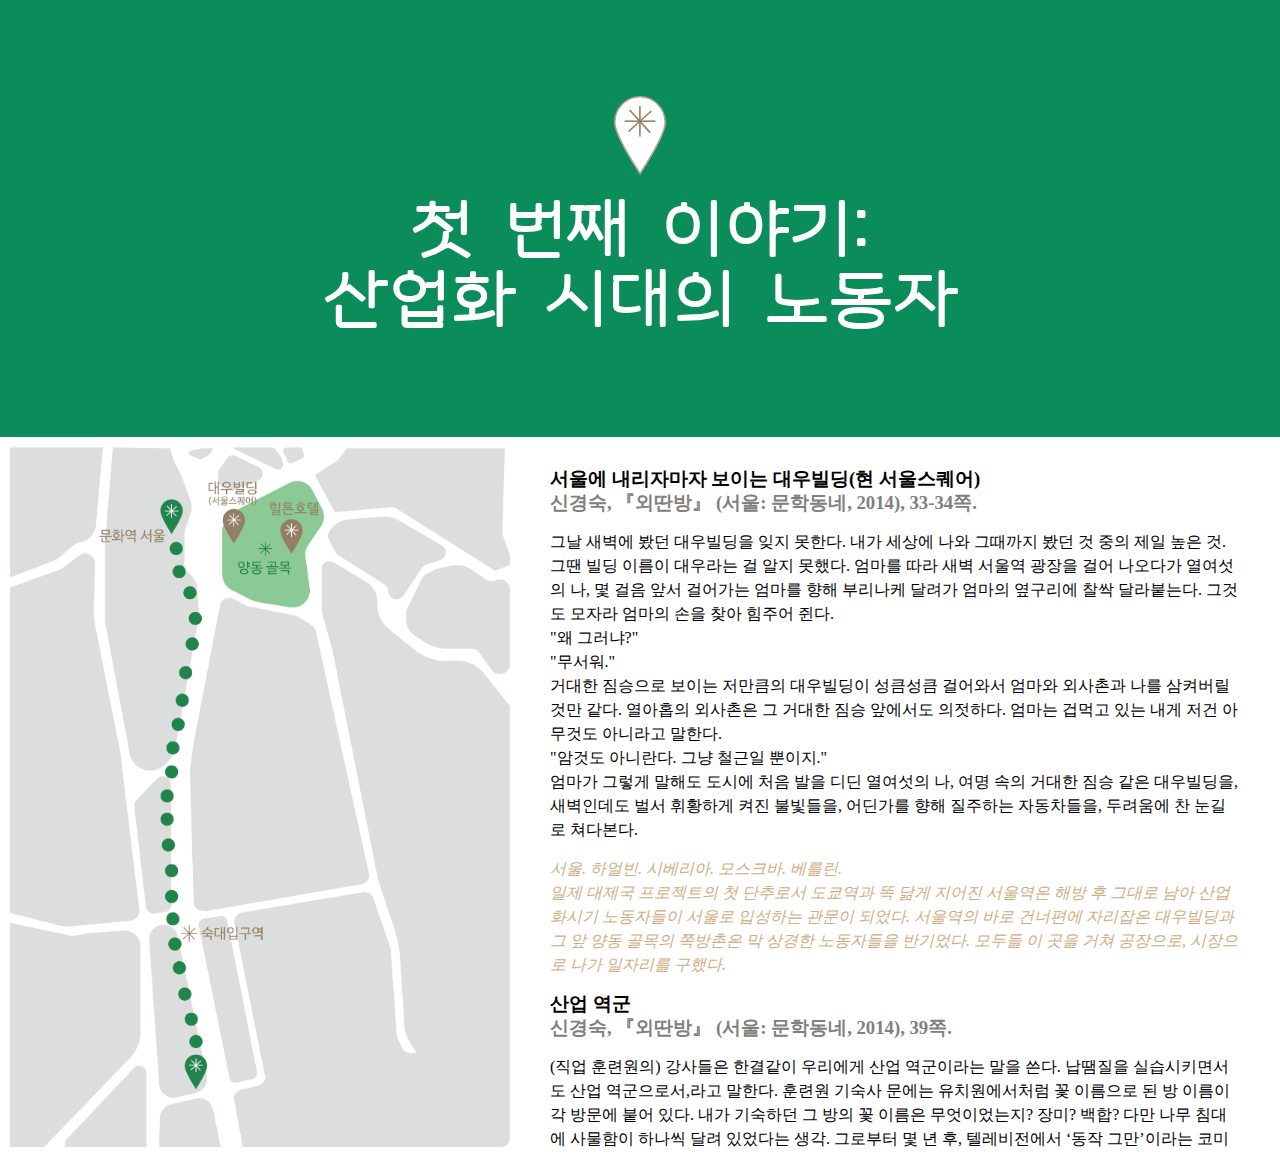
<file: story1.html>
<!DOCTYPE html>
<html lang="en">
<head>
    <meta charset="UTF-8">
    <meta name="viewport" content="width=device-width, initial-scale=1.0">
    <title>길 끝에서 만나자</title>
    <link rel="stylesheet" href="story.css">
</head>
<body>

    <section id="scroll">

        <a href="index.html" style="text-decoration: none;">
        <div class="header">
            <img src="white2.svg">
            <h1>첫 번째 이야기:<br>
                산업화 시대의 노동자
            </h1>
        </div>
        </a>

        <div class="row">

            <!-- 지도 -->
            <div class="map">
                <img src="map1.webp" width="100%">
            </div>

            <!-- script -->
            <div class="script">
                <iframe src="script1.html" width="100%"></iframe>
            </div>

            <!-- 음성파일 -->
            <iframe class="record" scrolling="yes" frameborder="no" allow="autoplay" src="https://w.soundcloud.com/player/?url=https%3A//api.soundcloud.com/tracks/1525218502&color=%23428352&auto_play=false&hide_related=false&show_comments=true&show_user=true&show_reposts=false&show_teaser=true"></iframe>
        </div>

    </section>  

</body>
</html>
</file>
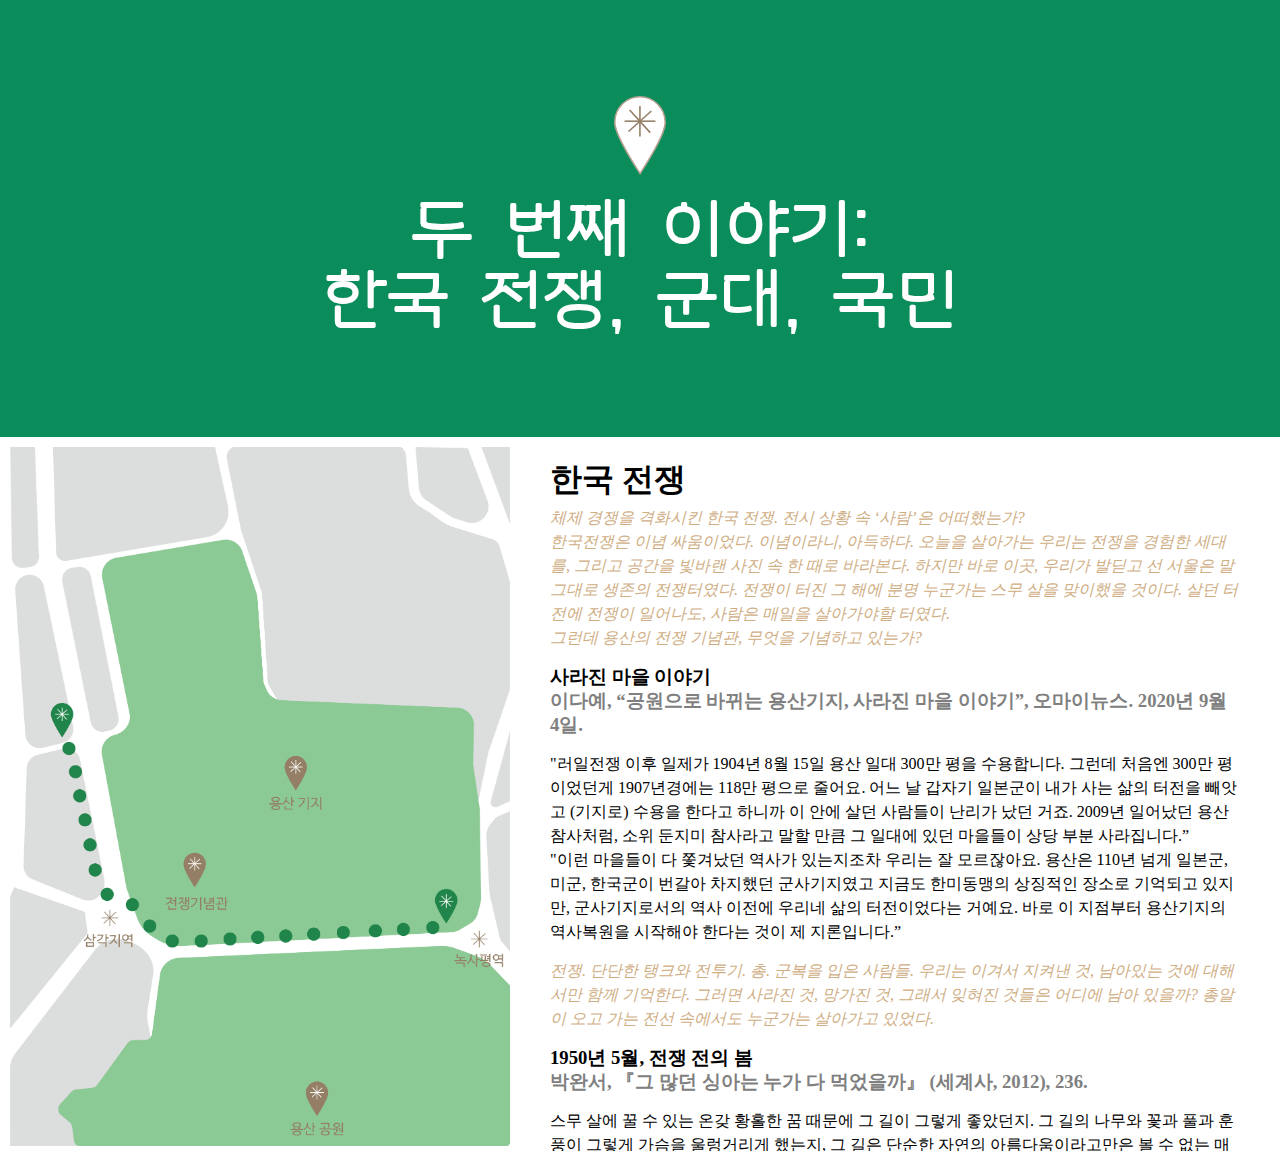
<file: story2.html>
<!DOCTYPE html>
<html lang="en">
<head>
    <meta charset="UTF-8">
    <meta name="viewport" content="width=device-width, initial-scale=1.0">
    <title>길 끝에서 만나자</title>
    <link rel="stylesheet" href="story.css">
</head>

<body>

    <section id="scroll">

    <a href="index.html" style="text-decoration: none;">
    <div class="header">
        <img src="white2.svg">
        <h1>두 번째 이야기:<br>
            한국 전쟁, 군대, 국민
        </h1>
    </div>
    </a>

    <div class="row">

        <!-- 지도 -->
        <div class="map">
            <img src="map2.webp" width="100%">
        </div>

        <!-- script -->
        <div class="script">
            <iframe src="script2.html" width="100%"></iframe>
        </div>

        <!-- 음성파일 -->
        <div class="record">
            <iframe class="record" scrolling="yes" frameborder="no" allow="autoplay" src="https://w.soundcloud.com/player/?url=https%3A//api.soundcloud.com/tracks/1525221916&color=%23428352&auto_play=false&hide_related=false&show_comments=true&show_user=true&show_reposts=false&show_teaser=true"></iframe>
        </div>

    </div>

    </section>
    
</body>
</html>
</file>
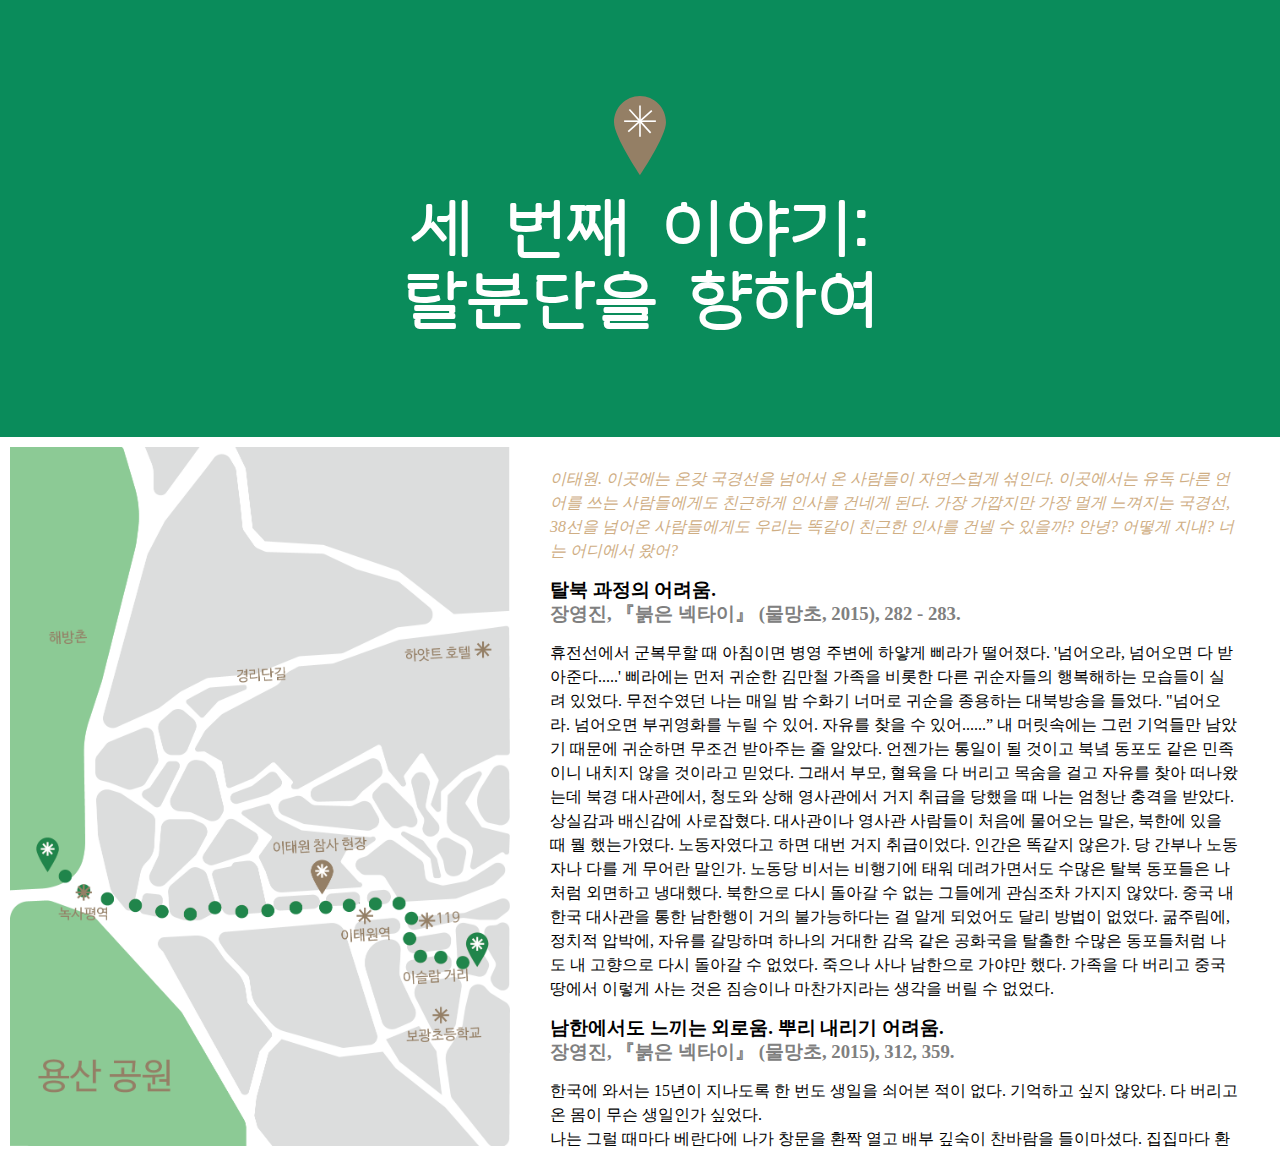
<file: story3.html>
<!DOCTYPE html>
<html lang="en">
<head>
    <meta charset="UTF-8">
    <meta name="viewport" content="width=device-width, initial-scale=1.0">
    <title>길 끝에서 만나자</title>
    <link rel="stylesheet" href="story.css">
</head>
<body>

    <section id="scroll">

    <a href="index.html" style="text-decoration: none;">
    <div class="header">
        <img src="brown.svg">
        <h1>세 번째 이야기:<br>
            탈분단을 향하여
        </h1>
    </div>
    </a>

    <div class="row">

        <!-- 지도 -->
        <div class="map">
            <img src="map3.webp" width="100%"> 
        </div>

        <!-- script -->
        <div class="script">
            <iframe src="script3.html" width="100%"></iframe>
        </div>

        <!-- 음성파일 -->
        <div class="record">
            <iframe class="record" scrolling="yes" frameborder="no" allow="autoplay" src="https://w.soundcloud.com/player/?url=https%3A//api.soundcloud.com/tracks/1525225948&color=%23428352&auto_play=false&hide_related=false&show_comments=true&show_user=true&show_reposts=false&show_teaser=true"></iframe>
        </div>

    </div>
    
    </section>

</body>
</html>
</file>
<file: home.css>
/* 색상코드
초록: #0A8C5B
갈색: #8d7c66
*/

/*폰트 불러오기*/
@font-face {
  font-family: 'GabiaOndam'; /*사용하고 싶은 font-family명을 지정*/
  src: url("GabiaOndam.ttf") format('truetype'); /*폰트파일 불러오기*/
}

*{
  padding: 0px;
  margin: 0px;
  box-sizing: border-box;
}

#road{
  background-color: #0A8C5B;
  background-image: url(road.webp);
  background-size: 2200px;
  /* background-size: 160%; */
  background-position: center;
  background-repeat: no-repeat;
}

#scroll{
  scroll-snap-type: y mandatory;
  overflow-y: scroll;
  height: 100vh;
}

div{
  scroll-snap-align: start;

  display: flex;
  height: 100vh;
  color:white;
  justify-content: center;
  align-items: center;
}

/*animation*/
@keyframes reveal {
  from {
    opacity:0;
    transform: translateY(100px);
  }

  to {
    opacity:1;
    transform: translateY(0);}
}

@keyframes rotate {
  from{transform: rotate(0);}
  to{transform: rotate(360deg);}
}

.reveals{animation: reveal 2s ease-in 0s 1 normal none;}

/*header*/
.header{
  background-color: #0A8C5B;
  font-family: 'GabiaOndam';
  font-size: 6rem;
}
#길 {
  position: relative;
  left:20vw; top: -25vh;
}
#끝 {
  position: relative;
  left: 50vw; top:-13vh;
}
#에 {
  position: relative;
  left: 53vw; top:-13vh;
}
#서 {
  position: relative;
  left: 55vw; top:-5vh;
}
#만 {
  position: relative;
  left: -10vw; top:20vh;
}
#나 {
  position: relative;
  left: 5vw; top:30vh;
}
#자 {
  position: relative;
  left: 10vw; top:20vh;
}
#star1{
  position: relative;
  width:10vw;
  left: 15vw; top: -30vh;
}
#star2{
  position: relative;
  width:6vw;
  left: -35vw; top:20vh;
}
#sparkle{
  position: relative;
  width:10vh;
  left: -65vw;
}
#swing1 {
  position: relative;
  width:15vw;
  left: -55vw; top: -15vh;
}
#swing2{
  position: relative;
  width:15vw;
  left: -20vw; top:20vh;
}

/*intro*/
.intro a{
  position: relative;
  left: -10vw;
  top: -5vh;
}
.intro img{
  position: relative;
  width: 5vw;
  left: 25vw;
  top: -5vh;
}

/* story 1 */
.story1 a{
  position: relative;
  left: 10vw;
  text-align: right;
}
.story1 img{
  width: 5vw;
  left: 6vw;
}

/* story 2 */
.story2 a{
  position: relative;
  left: -25vw;
  top:2vh;
}
.story2 img{
  position: relative;
  width: 5vw;
  left: 20vw;
}

/* story 3 */
.story3 a{
  position: relative;
  left: 10vw;
  text-align: right;
}
.story3 img{
  position: relative;
  width: 5vw;

}

h2{font-size: 2.5rem;}
p{line-height: 180%;
  font-size: 1.2rem;}

a{color: white;}
a:hover{color:rgb(87, 87, 87);}

@media (max-width:1050px) and (max-height:800px) {
  #road{
    width:100vw;
    background-size: 150%;
    background-position: center -80vh;
  }
  #scroll{
    scroll-snap-type: y mandatory;
    overflow-y: scroll;
    height: 100vh;
  }

  .header{
    height: 100vh;
    font-size: 5rem;
  }
  #길 {
    position: relative;
    left:25vw; top: -25vh;
  }
  #끝 {
    position: relative;
    left: 50vw; top:-13vh;
  }
  #에 {
    position: relative;
    left: 53vw; top:-13vh;
  }
  #서 {
    position: relative;
    left: 55vw; top:-5vh;
  }
  #만 {
    position: relative;
    left: -10vw; top:20vh;
  }
  #나 {
    position: relative;
    left: 3vw; top:30vh;
  }
  #자 {
    position: relative;
    left: 8vw; top:20vh;
  }
  #star1{
    position: relative;
    width:10vw;
    left: 15vw; top: -30vh;
  }
  #star2{
    position: relative;
    width:6vw;
    left: -40vw; top:20vh;
  }
  #sparkle{
    position: relative;
    width:10vh;
    left: -68vw;
  }
  #swing1 {
    position: relative;
    width:15vw;
    left: -62vw; top: -15vh;
  }
  #swing2{
    position: relative;
    width:15vw;
    left: -25vw; top:20vh;
  }

  .intro a{
    position: relative;
    left: -15vw;
    top: 5vh;
  }
  .intro img{
    width: 8vw;
    left: 35vw;
    top:3vh;
  }
  .story1 a{
    position: relative;
    left: 10vw;
  }
  .story1 img{
    position: relative;
    width: 8vw;
    left:30
  }
  .story2 a{
    position: relative;
    left: -20vw;
  }
  .story2 img{
    width: 8vw;
    left: 32vw;
  }
  .story3 a{
    position: relative;
    left:10vw;
  }
  .story3 img{
    width: 8vw;
    left: 15vw;
    top: -8vh;
  }

  h2{font-size: 2.5rem;}
  p{line-height: 150%;
    font-size: 1.5rem;}
}


/* Small sized web */
@media (max-width:1050px) and (min-height:1000px) {
  #road{
    width:100vw;
    background-size: 340%;
    background-position: center -80vh;
  }
  #scroll{
    scroll-snap-type: y mandatory;
    overflow-y: scroll;
    height: 100vh;
  }

  .header{
    height: 100vh;
    font-size: 6rem;
  }
  #길 {
    position: relative;
    left:55vw; top: -35vh;
  }
  #끝 {
    position: relative;
    left: 100vw; top:-25vh;
  }
  #에 {
    position: relative;
    left: 85vw; top:-13vh;
  }
  #서 {
    position: relative;
    left: 62vw; top:-2vh;
  }
  #만 {
    position: relative;
    left: 0vw; top:15vh;
  }
  #나 {
    position: relative;
    left: 40vw; top:23vh;
  }
  #자 {
    position: relative;
    left: 26vw; top:35vh;
  }
  #star1{
    position: relative;
    width:13vw;
    left: -28vw; top: -30vh;
  }
  #star2{
    position: relative;
    width:13vw;
    left: -20vw; top:20vh;
  }
  #sparkle{
    position: relative;
    width:8vh;
    left: -50vw;
    top:5vh;
  }
  #swing1 {
    position: relative;
    width:25vw;
    left: -55vw; top: -15vh;
  }
  #swing2{
    position: relative;
    width:25vw;
    left: -100vw; top:35vh;
  }

  .intro a{
    position: relative;
    left: -15vw;
    top: 5vh;
  }
  .intro img{
    width: 10vw;
    left: 50vw;
    top:3vh;
  }
  .story1 a{
    position: relative;
    left: 10vw;
  }
  .story1 img{
    width: 10vw;
  }
  .story2 a{
    position: relative;
    left: -15vw;
  }
  .story2 img{
    width: 10vw;
    left: 55vw;
  }
  .story3 a{
    position: relative;
    left:10vw;
  }
  .story3 img{
    width: 10vw;
    left: 0vw;
  }

  h2{font-size: 3.5rem;}
  p{line-height: 150%;
    font-size: 1.5rem;}
}

/*Tablets*/
@media (max-width:914px) {
  #road{
    width:100vw;
    background-size: 330%;
    background-position: center -60vh;
  }
  #scroll{
    scroll-snap-type: y mandatory;
    overflow-y: scroll;
    height: 100vh;
  }

  .header{
    height: 100vh;
    font-size: 4rem;
  }
  #길 {
    position: relative;
    left:60vw; top: -35vh;
  }
  #끝 {
    position: relative;
    left: 110vw; top:-28vh;
  }
  #에 {
    position: relative;
    left: 97vw; top:-16vh;
  }
  #서 {
    position: relative;
    left: 80vw; top:-4vh;
  }
  #만 {
    position: relative;
    left: 14vw; top:10vh;
  }
  #나 {
    position: relative;
    left: 60vw; top:20vh;
  }
  #자 {
    position: relative;
    left: 47.5vw; top:32vh;
  }
  #star1{
    position: relative;
    width:15vw;
    left: -6vw; top: -38vh;
  }
  #star2{
    position: relative;
    width:15vw;
    left: -10vw; top:10vh;
  }
  #sparkle{
    position: relative;
    width:8vh;
    left: -52vw;
    top:-5vh;
  }
  #swing1 {
    position: relative;
    width:35vw;
    left: -50vw; top: -15vh;
  }
  #swing2{
    position: relative;
    width:35vw;
    left: -95vw; top:30vh;
  }

  .intro a{
    position: relative;
    left: -10vw;
    top:10vh;
  }
  .intro img{
    width:8vw;
    left:38vw;
    top:0vh;
  }
  .story1 a{
    position: relative;
    left: 10vw;
  }
  .story1 img{
    width:8vw;
    left:38vw;
    top:0vh;
  }
  .story2 a{
    position: relative;
    left: -10vw;
    top: -5vh;
  }
  .story2 img{
    width:8vw;
    left:40vw;
    top:-15vh;
  }
  .story3 a{
    position: relative;
    left:10vw;
    top:-10vh;
  }
  .story3 img{
    width:8vw;
    left:15vw;
    top:-15vh;
  }


  h2{font-size: 2.5rem;}
  p{line-height: 150%;
    font-size: 1.5rem;}
}

/*길 끝에서 만나자*/
@media (max-width:540px) {
  #road{
    background-size: 200%;
    background-position: center -20vh;
  }
  #scroll{
    scroll-snap-type: y mandatory;
    overflow-y: scroll;
    height: 100vh;
  }
  div{
    height: 50vh;
  }
  .header{
    height: 100vh;
    font-size: 3rem;
  }
  #길 {
    position: relative;
    left:60vw; top: -35vh;
  }
  #끝 {
    position: relative;
    left: 105vw; top:-25vh;
  }
  #에 {
    position: relative;
    left: 91vw; top:-13vh;
  }
  #서 {
    position: relative;
    left: 70vw; top:-2vh;
  }
  #만 {
    position: relative;
    left: 10vw; top:10vh;
  }
  #나 {
    position: relative;
    left: 53.5vw; top:23vh;
  }
  #자 {
    position: relative;
    left: 40vw; top:35vh;
  }
  #star1{
    position: relative;
    width:15vw;
    left: -10vw; top: -35vh;
  }
  #star2{
    position: relative;
    width:15vw;
    left: -10vw; top:20vh;
  }
  #sparkle{
    position: relative;
    width:8vh;
    left: -38vw;
    top: 5vh;
  }
  #swing1 {
    position: relative;
    width:30vw;
    left: -60vw; top: -17vh;
  }
  #swing2{
    position: relative;
    width:30vw;
    left: -100vw; top:35vh;
  }


  .intro a{
    position: relative;
    left: -20vw;
    top: 17vh;
  }
  .intro img{
    left: 20vw;
    top: 10vh;
  }
  .story1 a{
    position: relative;
    left: 0vw;
    top: -5vh;
  }
  .story1 img{
    position: relative;
    left:15vw;
    top:8vh;
  }
  .story2 a{
    position: relative;
    left: 10vw;
    top:-10vh;
  }
  .story2 img{
    position: relative;
    left:3vw;
    top:-10vh;
  }
  .story3 a{
    text-align: left;
    position: relative;
    left:-20vw;
    top: 0vh;
  }
  .story3 img{
    position: relative;
    left: 25vw;
    top:-3vh;
  }

  h2{font-size: 1.5rem;}
  p{line-height: 150%;
    font-size: 0.8rem;}
}

/* Large mobile */
@media (max-width:450px) {
  #road{
    background-size: 200%;
    background-position: center -20vh;
  }
  #scroll{
    scroll-snap-type: y mandatory;
    overflow-y: scroll;
    height: 100vh;
  }
  div{
    height: 50vh;
  }

  #길 {
    position: relative;
    left:80vw; top: -40vh;
  }
  #끝 {
    position: relative;
    left: 125vw; top:-25vh;
  }
  #에 {
    position: relative;
    left: 110vw; top:-15vh;
  }
  #서 {
    position: relative;
    left: 90vw; top:-5vh;
  }
  #만 {
    position: relative;
    left: 25vw; top:10vh;
  }
  #나 {
    position: relative;
    left: 65vw; top:25vh;
  }
  #자 {
    position: relative;
    left: 50vw; top:35vh;
  }
  #star1{
    position: relative;
    width:18vw;
    left: 5vw; top: -38vh;
  }
  #star2{
    position: relative;
    width:20vw;
    left: -20vw; top:20vh;
  }
  #sparkle{
    position: relative;
    width:8vh;
    left: -35vw;
  }
  #swing1 {
    position: relative;
    width:45vw;
    left: -65vw; top: -25vh;
  }
  #swing2{
    position: relative;
    width:35vw;
    left: -120vw; top:35vh;
  }


  .header{
    height: 100vh;
    font-size: 2.5rem;
    line-height: 100%;
  }
  .intro a{
    position: relative;
    left: -10vw;
    top: 5vh;
  }
  .intro img{
    width:8vw;
    left:40vw;
    top:1vh;
  }
  .story1 a{
    position: relative;
    left: 10vw;
    top: -12vh;
  }
  .story1 img{
    position: relative;
    width:8vw;
    left:20vw;
    top:-17vh;
  }
  .story2 a{
    position: relative;
    left: 10vw;
    top:10vh;
    text-align: right;
  }
  .story2 img{
    position: relative;
    width:8vw;
    top:5vh;
    left:20vw;
  }
  .story3 a{
    text-align: left;
    position: relative;
    left:-15vw;
    top:3vh;
  }
  .story3 img{
    position:relative;
    width:8vw;
    left:40vw;
    top:-5vh;
  }

  h2{font-size: 1.5rem;}
  p{line-height: 150%;
    font-size: 0.8rem;}
}

/*iphone SE*/
@media (max-width:375px) {
  #road{
    background-size: 200%;
    /* background-size: 750px; */
    background-position: center -20vh;
  }
  #scroll{
    scroll-snap-type: y mandatory;
    overflow-y: scroll;
    height: 100vh;
  }
  div{
    height: 50vh;
  }

  #길 {
    position: relative;
    left:80vw; top: -40vh;
  }
  #끝 {
    position: relative;
    left: 125vw; top:-25vh;
  }
  #에 {
    position: relative;
    left: 107vw; top:-15vh;
  }
  #서 {
    position: relative;
    left: 80vw; top:-5vh;
  }
  #만 {
    position: relative;
    left: 15vw; top:10vh;
  }
  #나 {
    position: relative;
    left: 55vw; top:25vh;
  }
  #자 {
    position: relative;
    left: 39vw; top:35vh;
  }
  #star1{
    position: relative;
    width:18vw;
    left: -10vw; top: -38vh;
  }
  #star2{
    position: relative;
    width:20vw;
    left: -30vw; top:20vh;
  }
  #sparkle{
    position: relative;
    width:8vh;
    left: -50vw;
  }
  #swing1 {
    position: relative;
    width:35vw;
    left: -75vw; top: -25vh;
  }
  #swing2{
    position: relative;
    width:35vw;
    left: -125vw; top:38vh;
  }
  
  .header{
    height: 100vh;
    font-size: 2.5rem;
  }
  .intro a{
    position: relative;
    left: -10vw;
    top: 12vh;
  }
  .intro img{
    width: 8vw;
    left: 45vw;
    top:7vh;
  }
  
  .story1 a{
    position: relative;
    left: 5vw;
    top: 8vh;
  }
  .story1 img{
    position:relative;
    width:8vw;
    left: 19vw;
    top: 2vh;
  }

  .story2 a{
    position: relative;
    text-align: left;
    left: -10vw;
    top: 1vh;
  }
  .story2 img{
    width: 8vw;
    left:48vw;
    top:-5vh;
  }

  .story3 a{
    position: relative;
    text-align: right;
    left:8vw;
    top:-8vh;
  }
  .story3 img{
    width:8vw;
    left:10vw;
    top:-10vh;
  }

  h2{font-size: 1.5rem;}
  p{line-height: 150%;
    font-size: 0.8rem;}
}

@media (max-width:360px) {
  #road{
    background-size: 200%;
    background-position: center -20vh;
  }
  #scroll{
    scroll-snap-type: y mandatory;
    overflow-y: scroll;
    height: 100vh;
  }
  div{
    height: 50vh;
  }

  .header{
    height: 100vh;
    font-size: 2.5rem;
  }
  .intro a{
    position: relative;
    left: -10vw;
    top: 5vh;
  }
  .intro img{
    width:8vw;
    left:45vw;
    top:0vh;
  }
  .story1 a{
    position: relative;
    left: 5vw;
    top: -6vh;
  }
  .story1 img{
    width:8vw;
    left:20vw;
    top:-12vh;
  }
  .story2 a{
    position: relative;
    text-align: right;
    left: 5vw;
    top:18vh;
  }
  .story2 img{
    width:8vw;
    left:20vw;
    top:12vh;
  }
  .story3 a{
    position: relative;
    text-align: left;
    left: -12vw;
    top:8vh;
  }
  .story3 img{
    width:8vw;
    left:48vw;
    top:2vh;
  }

  h2{font-size: 1.5rem;}
  p{line-height: 150%;
    font-size: 0.8rem;}
}

@media (max-width:280px) {
  #road{
    background-size: 250%;
    background-position: center -20vh;
  }
  #scroll{
    scroll-snap-type: y mandatory;
    overflow-y: scroll;
    height: 100vh;
  }
  div{
    height: 50vh;
  }

  .header{
    height: 100vh;
    font-size: 2rem;
  }
  .intro a{
    position: relative;
    left: -10vw;
    top: 8vh;
  }
  .intro img{
    width:10vw;
    left:50vw;
    top:3vh;
  }
  .story1 a{
    position: relative;
    text-align: right;
    left: 0vw;
    top: 3vh;
  }
  .story1 img{
    width:10vw;
    left:15vw;
    top:-3vh;
  }
  .story2 a{
    position: relative;
    text-align: left;
    left: -10vw;
    top:-5vh;
  }
  .story2 img{
    width:10vw;
    left:53vw;
    top:-11vh;
  }
  .story3 a{
    position: relative;
    text-align: right;
    left: 8vw;
    top:-12vh;
  }
  .story3 img{
    width:10vw;
    left:8vw;
    top:-20vh;
  }

  h2{font-size: 1.2rem;}
  p{line-height: 150%;
    font-size: 0.6rem;}
}
</file>
<file: story.css>
/* 폰트 불러오기 */
@font-face {
    font-family: 'GabiaOndam'; /*사용하고 싶은 font-family명을 지정*/
    src: url("GabiaOndam.ttf") format('truetype'); /*폰트파일 불러오기*/
  }

/* 전체 설정 */
*{
    padding: 0px;
    margin: 0px;
    scroll-behavior: smooth;
}

#scroll{
    overflow: auto;
    scroll-snap-type: block mandatory;
}

div{
    scroll-snap-align: start;
}

.header{
    padding: 3em;
    background-color:#0A8C5B;
    color: white;
    font-size: 200%;
    font-family: GabiaOndam;
    text-align: center;
    line-height: 220%;
}
.header img{
    width: 4vw;
}

.row{
    display:flex;
}

.map{
    margin: 10px;
    width: 40vw;
    float: left;
}

.script{
    margin: 10px;
    margin-top: 0px;
    color:black;
    margin-left: 0px;
    width:60%;
}
.script iframe{
    width: 100%;
    height: 100%;
    border: none;
    scroll-behavior: smooth;
}

.record{
    position: fixed;
    bottom:0;
    width: 100vw;
    height: 55px;
}

@media (max-width:1050px) and (min-height:1000px) {
    h1{
        font-size: 2.5rem;
        line-height: 150%;
    }
    .row{
        flex-direction:column;
        flex-wrap: wrap;
    }
    .map{
        margin: 15px;
        padding:5px;
        width: 95vw;
    }
    .record{height:10vh;}

    .script{
        color:black;
        margin-left: 0px;
        width:100vw; 
        height: 100vh;
    }
    .record{
        position: fixed;
        bottom:0;
        width: 100vw;
        height: 13vh;
    }
    .header img{
        width: 8.5vw;
    }
}

@media (max-width:600px) {
    h1{
        font-size: 1.5rem;
        line-height: 150%;
    }
    .row{
        flex-direction:column;
        flex-wrap: wrap;
    }
    .map{
        margin: 10px;
        width: 95vw;
    }
    .script{
        color:black;
        margin-left: 0px;
        width:100vw; 
        height: 100vh;
    }
    .record{
        position: fixed;
        bottom:0;
        width: 100vw;
        height: 15vh;
    }
    .header{padding:2em;}
    .header img{
        width: 8.5vw;
    }
}
</file>
